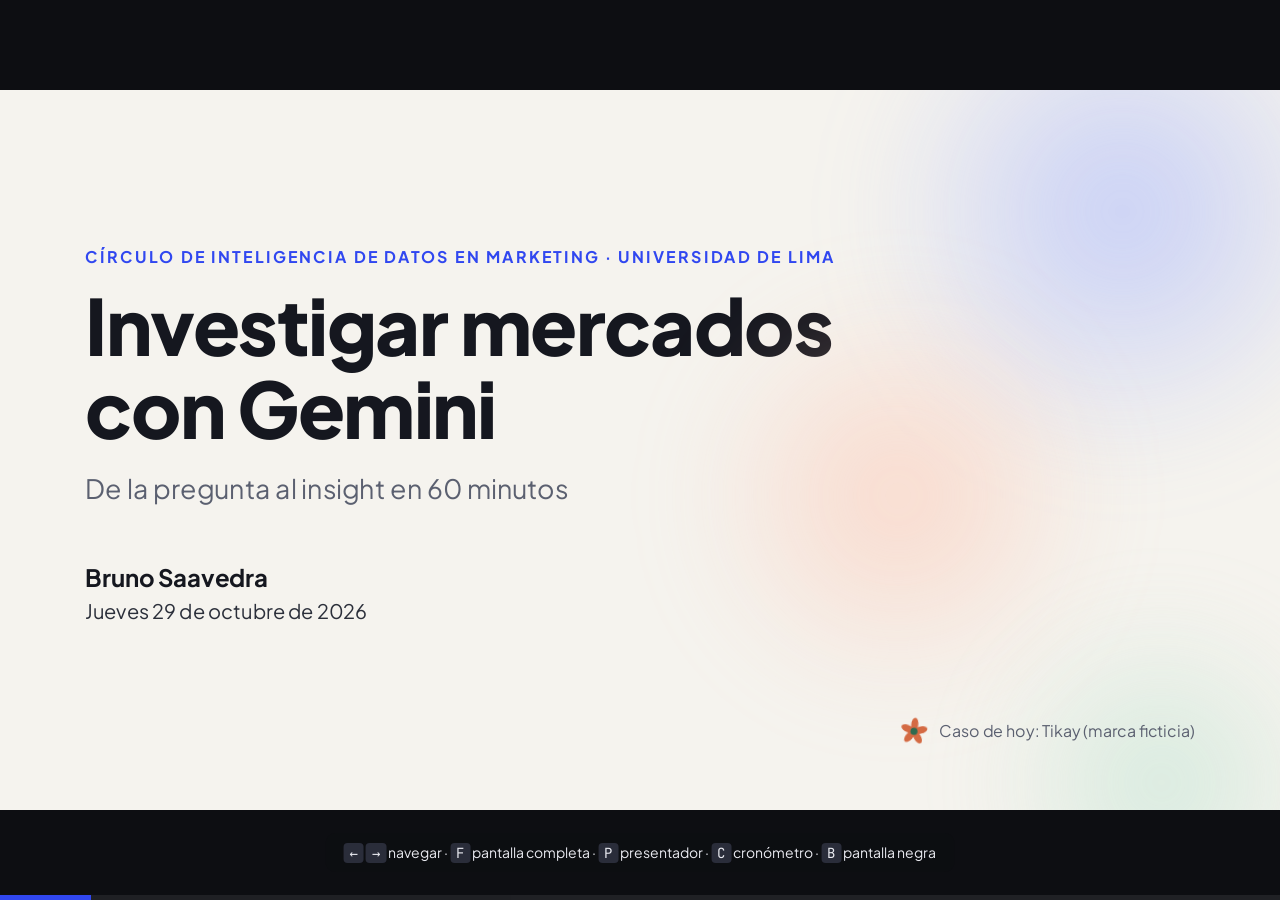
<file: deck/index.html>
<!doctype html>
<html lang="es">
<head>
<meta charset="utf-8">
<meta name="viewport" content="width=device-width, initial-scale=1">
<title>Investigar mercados con Gemini · Charla 1</title>
<link rel="stylesheet" href="estilos.css">
</head>
<body>

<svg width="0" height="0" style="position:absolute" aria-hidden="true">
  <symbol id="flor-tikay" viewBox="0 0 120 120">
    <g transform="translate(60 60)" fill="#d46a43">
      <ellipse rx="14" ry="27" cy="-27"/>
      <ellipse rx="14" ry="27" cy="-27" transform="rotate(72)"/>
      <ellipse rx="14" ry="27" cy="-27" transform="rotate(144)"/>
      <ellipse rx="14" ry="27" cy="-27" transform="rotate(216)"/>
      <ellipse rx="14" ry="27" cy="-27" transform="rotate(288)"/>
      <circle r="14" fill="#2e6a4f"/>
    </g>
  </symbol>
</svg>

<main id="escenario">

  <!-- 1 · Portada -->
  <section class="slide portada" data-titulo="Portada" data-minuto="0" data-sin-pie data-animacion="portada">
    <div class="fondo-orbes" aria-hidden="true"><div class="orbe uno"></div><div class="orbe dos"></div><div class="orbe tres"></div></div>
    <p class="kicker" data-animar>Círculo de Inteligencia de Datos en Marketing · Universidad de Lima</p>
    <h1 class="titulo" data-animar>Investigar mercados con Gemini</h1>
    <p class="bajada" data-animar>De la pregunta al insight en 60 minutos</p>
    <p class="autor" data-animar><strong>Bruno Saavedra</strong><br>Jueves 29 de octubre de 2026</p>
    <div class="caso" data-animar><svg><use href="#flor-tikay"/></svg>Caso de hoy: Tikay (marca ficticia)</div>
    <aside class="notas"><ul>
      <li>La coordinadora te presenta después de los anuncios del círculo. Mira la hora: si empiezas a las 7:10 p. m. o más tarde, aplica los 3 recortes desde el inicio.</li>
      <li>Mientras te presentas, pide que abran <strong>gemini.google.com</strong> y <strong>notebooklm.google.com</strong> con su cuenta @aloe.</li>
      <li>Frase de entrada: “Hoy van a investigar una marca como lo haría un analista, pero con IA, y van a salir con un insight propio.”</li>
      <li>Tiempo: 30 segundos.</li>
    </ul></aside>
  </section>

  <!-- 2 · Quién soy -->
  <section class="slide" data-titulo="Quién soy" data-minuto="0.5">
    <p class="kicker" data-animar>Quién soy</p>
    <h2 class="titulo" data-animar>Bruno Saavedra</h2>
    <div class="datos-autor">
      <div class="tarjeta" data-animar><span>Universidad de Lima</span><p>Ingeniería Industrial, 8.º ciclo</p></div>
      <div class="tarjeta" data-animar><span>Desde 2023</span><p>Project Manager de un ERP en una planta de empaques y material POP</p></div>
      <div class="tarjeta" data-animar><span>2025–2026</span><p>Ventas B2B con equipos de trade marketing de grandes marcas</p></div>
      <div class="tarjeta" data-animar><span>Herramientas</span><p>Python, API de Gemini y Google Analytics</p></div>
    </div>
    <p class="frase-par" data-animar="barrido">No soy profesor: soy un estudiante que usa IA todos los días para trabajar.</p>
    <aside class="notas"><ul>
      <li>Máximo 1 minuto. Habla como par, no como experto.</li>
      <li>Conecta con marketing: en ventas B2B trabajaste con equipos de trade marketing y sabes lo que es tener que sustentar con datos.</li>
    </ul></aside>
  </section>

  <!-- 3 · Así lo uso yo -->
  <section class="slide usos" data-titulo="Así lo uso yo" data-minuto="1.5">
    <p class="kicker" data-animar>Así lo uso yo</p>
    <h2 class="titulo" data-animar>La IA no reemplaza el criterio: <em>lo acelera</em></h2>
    <div class="fila crece">
      <div class="tarjeta" data-animar>
        <span class="etiqueta gris">En el trabajo</span>
        <h3>Facturas que se leen solas</h3>
        <p>Conecté la API de Gemini con Apps Script para leer facturas en PDF y extraer sus datos.</p>
      </div>
      <div class="tarjeta" data-animar>
        <span class="etiqueta gris">En la universidad</span>
        <h3>ULiManager</h3>
        <p>Una app para estudiantes de la ULima, con un dashboard de matrícula.</p>
      </div>
      <div class="tarjeta hoy" data-animar="destacar">
        <span class="etiqueta">Hoy</span>
        <h3>Lo mismo, sin programar</h3>
        <p>Preguntar bien, investigar rápido y verificar antes de creer.</p>
      </div>
    </div>
    <aside class="notas"><ul>
      <li>Cuenta <strong>una</strong> anécdota concreta (máx. 1 minuto): qué problema tenías, qué hizo Gemini y qué tuviste que corregir tú.</li>
      <li>Cierra con: “Hoy van a hacer lo mismo, sin escribir una línea de código”.</li>
    </ul></aside>
  </section>

  <!-- 4 · Tikay -->
  <section class="slide tikay" data-titulo="Tikay" data-minuto="2.5" data-animacion="tikay">
    <span class="ficticio" data-animar>Marca ficticia · datos sintéticos</span>
    <div class="tikay-marca" data-animar>
      <svg class="flor" viewBox="0 0 120 120" aria-hidden="true">
        <g transform="translate(60 60)" fill="#d46a43">
          <!-- El giro va en un <g>: GSAP escala cada pétalo y al limpiar no borra su rotación. -->
          <ellipse class="petalo" rx="14" ry="27" cy="-27"/>
          <g transform="rotate(72)"><ellipse class="petalo" rx="14" ry="27" cy="-27"/></g>
          <g transform="rotate(144)"><ellipse class="petalo" rx="14" ry="27" cy="-27"/></g>
          <g transform="rotate(216)"><ellipse class="petalo" rx="14" ry="27" cy="-27"/></g>
          <g transform="rotate(288)"><ellipse class="petalo" rx="14" ry="27" cy="-27"/></g>
          <circle class="centro" r="14" fill="#2e6a4f"/>
        </g>
      </svg>
      <span class="nombre">tikay</span>
    </div>
    <p class="lema" data-animar>Cuidado personal natural con <strong>insumos peruanos</strong>, vendido por su web, Instagram y TikTok a Lima y provincias.</p>
    <div class="insumos" data-animar="hijos"><span>Camu camu</span><span>Maca</span><span>Sacha inchi</span><span>Quinua</span><span>Muña</span></div>
    <div class="tikay-cifras">
      <div data-animar><b data-contar>4,988</b><span>pedidos</span></div>
      <div data-animar><b data-contar>3,939</b><span>clientes</span></div>
      <div data-animar><b data-contar>21 meses</b><span>de enero de 2025 a setiembre de 2026</span></div>
      <div data-animar><b data-contar>6</b><span>canales de adquisición</span></div>
    </div>
    <aside class="notas"><ul>
      <li>Aclara que es ficticia, pero que el patrón es muy común en e-commerce peruano.</li>
      <li>Pregunta rápida (mano alzada, 15 s): “¿Quién compró algo por Instagram o TikTok y nunca le volvió a comprar a esa marca?”</li>
    </ul></aside>
  </section>

  <!-- 5 · El problema -->
  <section class="slide problema" data-titulo="El problema" data-minuto="3.5" data-animacion="problema">
    <p class="kicker" data-animar>El problema</p>
    <h2 class="titulo" data-animar>Las ventas se multiplicaron por 3.7… <span class="caida" data-paso="1">y la recompra cayó a menos de la mitad</span></h2>
    <span class="por-que" data-animar="pop" data-paso="2">¿Por qué?</span>
    <div class="graficos">
      <div class="tarjeta grafico" data-animar>
        <div class="cabecera-grafico"><h3>Ventas por trimestre</h3><span class="indicador" data-contar data-desde="1">×3.7</span></div>
        <p class="unidad">Miles de soles, pedidos entregados</p>
        <div class="lienzo"><canvas id="grafico-ventas" aria-label="Ventas por trimestre: de 30.9 mil soles en el primer trimestre de 2025 a 115.0 mil en el segundo de 2026 y 89.9 mil en el tercero" role="img"></canvas></div>
      </div>
      <div class="tarjeta grafico" data-paso="1">
        <div class="cabecera-grafico"><h3>Recompra a 90 días</h3><span class="indicador baja" data-contar>−55 %</span></div>
        <p class="unidad">% de clientes nuevos del trimestre que vuelven a comprar en 90 días</p>
        <div class="lienzo"><canvas id="grafico-recompra" aria-label="Recompra a 90 días: de 26.5 % en la cohorte del primer trimestre de 2025 a 11.8 % en la del segundo trimestre de 2026" role="img"></canvas></div>
      </div>
    </div>
    <p class="nota-pie" data-paso="1">T3 2026 aún no tiene 90 días de observación para medir su recompra. Fuente: pedidos de Tikay, enero de 2025 a setiembre de 2026 (datos sintéticos).</p>
    <aside class="notas"><ul>
      <li>Deja que los gráficos se dibujen. Izquierda: las ventas suben. Derecha: cada nueva generación de clientes vuelve menos.</li>
      <li><strong>Recompra a 90 días</strong> = de los clientes que compraron por primera vez en un trimestre, qué % volvió a comprar en los 90 días siguientes.</li>
      <li>Pregunta: “¿Por qué creen que pasa?” Recoge 2 ideas sin juzgarlas. “Hoy vamos a investigarlo.”</li>
    </ul></aside>
  </section>

  <!-- 6 · El proceso -->
  <section class="slide" data-titulo="El proceso de investigación" data-minuto="5" data-animacion="proceso">
    <p class="kicker" data-animar>Cómo lo vamos a investigar</p>
    <h2 class="titulo" data-animar>Tres preguntas, en orden</h2>
    <div class="pasos">
      <div class="conector"><span class="conector-avance"></span><span class="conector-pendiente"></span></div>
      <div class="paso" data-animar>
        <div class="numero">1</div>
        <h3>Investigación secundaria</h3>
        <p class="pregunta">¿Qué se sabe ya del mercado?</p>
        <p class="herramienta">Deep Research</p>
        <span class="etiqueta">Hoy</span>
      </div>
      <div class="paso" data-paso="1">
        <div class="numero">2</div>
        <h3>Investigación cualitativa</h3>
        <p class="pregunta">¿Qué dicen los clientes?</p>
        <p class="herramienta">Gemini Notebook</p>
        <span class="etiqueta">Hoy</span>
      </div>
      <div class="paso despues" data-paso="2">
        <div class="numero">3</div>
        <h3>Validación con datos</h3>
        <p class="pregunta">¿Lo confirman los 5,000 pedidos?</p>
        <p class="herramienta">Gemini con datos</p>
        <span class="etiqueta gris">Próximamente</span>
      </div>
    </div>
    <p class="mensaje-clave" data-animar data-paso="3">La IA acelera cada paso. <span>El criterio sigue siendo tuyo.</span></p>
    <aside class="notas"><ul>
      <li>Así trabaja un equipo de investigación: primero lo que ya se sabe, luego lo que dicen los clientes, al final lo que confirman los datos.</li>
      <li>Hoy: pasos 1 y 2. El paso 3 queda para una próxima sesión (no prometas fecha).</li>
      <li>Transición: “Pero para que la IA nos sirva, primero hay que saber pedirle las cosas.”</li>
    </ul></aside>
  </section>

  <!-- 7 · CREAR -->
  <section class="slide" data-titulo="La fórmula CREAR" data-minuto="6" data-animacion="crear">
    <p class="kicker" data-animar>Cómo pedirle las cosas a la IA</p>
    <h2 class="titulo" data-animar>La fórmula <em>CREAR</em></h2>
    <div class="letras">
      <div class="letra c"><b>C</b><h3>Contexto</h3><p>¿Qué situación? ¿Qué sabes ya?</p></div>
      <div class="letra r1"><b>R</b><h3>Rol</h3><p>¿Desde qué experiencia debe responder?</p></div>
      <div class="letra e clave"><span class="marca" data-animar="pop" data-paso="2">La que más falta</span><b>E</b><h3>Entregable</h3><p>¿Qué formato exacto quieres? Tabla, lista, informe.</p></div>
      <div class="letra a"><b>A</b><h3>Acción</h3><p>¿Qué debe hacer? Analizar, comparar, priorizar.</p></div>
      <div class="letra r2 clave"><span class="marca" data-animar="pop" data-paso="2">La más importante</span><b>R</b><h3>Restricciones</h3><p>Extensión, fuentes, “no inventes cifras”.</p></div>
    </div>
    <p class="nota-pie" data-paso="1">Equivale a la estructura que recomienda Google para sus prompts: persona, tarea, contexto y formato.</p>
    <aside class="notas"><ul>
      <li>Cada letra responde una pregunta. Idea fuerza: “Es lo mismo que le explicarías a un practicante nuevo el primer día”.</li>
      <li>La que más falta en la práctica: <strong>Entregable</strong>. Sin formato, la IA decide por ti.</li>
      <li>La más importante para investigar: <strong>Restricciones</strong> (“no inventes cifras”).</li>
    </ul></aside>
  </section>

  <!-- 8 · Demo -->
  <section class="slide" data-titulo="Demo: vago vs. CREAR" data-minuto="8" data-animacion="demo">
    <p class="kicker" data-animar>Demo en vivo · Gemini 3.1 Pro</p>
    <h2 class="titulo" data-animar>El mismo pedido, dos prompts</h2>
    <div class="demo">
      <div class="tarjeta" data-animar>
        <span class="etiqueta gris">Prompt vago</span>
        <p class="prompt vago" data-animar="escribir">Dame información sobre el mercado de cosmética natural en Perú.</p>
        <p class="resultado" data-paso="2"><b>Resultado típico:</b> genérico, sin fuentes y difícil de usar en una reunión.</p>
      </div>
      <div class="tarjeta mejor" data-animar>
        <span class="etiqueta">Prompt CREAR</span>
        <div class="prompt">
          <span class="parte c" data-animar="parte" data-paso="1"><i>C</i>Trabajo en Tikay, e-commerce peruano de cuidado personal natural. Las ventas crecieron más de 3 veces, pero la recompra a 90 días cayó de 26.5 % a 11.8 %.</span>
          <span class="parte r1" data-animar="parte" data-paso="1"><i>R</i>Actúa como analista senior de investigación de mercados de consumo masivo en Perú.</span>
          <span class="parte e" data-animar="parte" data-paso="1"><i>E</i>Una tabla con 5 factores (factor, por qué podría pasar, cómo lo mediría) y 3 preguntas para entrevistar a clientes.</span>
          <span class="parte a" data-animar="parte" data-paso="1"><i>A</i>Prioriza los factores del más al menos probable.</span>
          <span class="parte r2" data-animar="parte" data-paso="1"><i>R</i>Máximo 250 palabras. No inventes cifras; si te falta un dato, dime cuál.</span>
        </div>
        <p class="resultado" data-paso="2"><b>Resultado:</b> una tabla priorizada que se puede discutir y medir.</p>
      </div>
    </div>
    <aside class="notas"><ul>
      <li>Ten 2 pestañas de Gemini 3.1 Pro listas. Pega primero el vago y luego el CREAR (están en la ficha y en prompts_charla1.txt).</li>
      <li>Compara en voz alta: “¿Cuál de las dos respuestas llevarían a una reunión con su jefe?” Señala la tabla y que pidió datos que le faltaban en vez de inventarlos.</li>
      <li>Si Gemini tarda, muestra la captura de respaldo de plan_b.</li>
    </ul></aside>
  </section>

  <!-- 9 · Tu turno -->
  <section class="slide" data-titulo="Tu turno" data-minuto="12">
    <p class="kicker" data-animar>Tu turno · 2 minutos</p>
    <h2 class="titulo" data-animar>Mejora este prompt con CREAR</h2>
    <div class="practica">
      <div>
        <div class="prompt-grande" data-animar="escribir">¿Por qué los clientes no vuelven a comprar?</div>
        <ul class="lista-pasos">
          <li data-animar>Reescríbelo en Gemini con las 5 partes de CREAR.</li>
          <li data-animar>Compáralo con el de tu pareja: ¿qué parte le faltaba más al original?</li>
        </ul>
      </div>
      <div class="columna-lateral">
        <div class="cronometro" data-segundos="120" data-animar></div>
      </div>
    </div>
    <aside class="notas"><ul>
      <li>Pulsa <strong>C</strong> para iniciar o pausar el cronómetro; <strong>Shift + C</strong> lo reinicia.</li>
      <li>Camina por el aula y busca un buen ejemplo. Al terminar, una persona lee el suyo.</li>
      <li>Respuesta típica a “¿qué le faltaba?”: Contexto y Entregable.</li>
      <li>Recorte 3: si vas atrasado, salta esta slide.</li>
    </ul></aside>
  </section>

  <!-- 10 · Práctica 1 -->
  <section class="slide" data-titulo="Práctica 1: Deep Research" data-minuto="15">
    <p class="kicker" data-animar>Práctica 1 · Investigación secundaria</p>
    <h2 class="titulo" data-animar>Lanza un Deep Research y déjalo trabajando</h2>
    <div class="practica">
      <ul class="lista-pasos">
        <li data-animar>En Gemini, abre <strong>Más herramientas</strong> y elige <strong>Deep Research</strong>.</li>
        <li data-animar>Pega el prompt <strong>Práctica 1</strong> de <code>prompts_charla1.txt</code>.</li>
        <li data-animar>Revisa el <strong>plan de investigación</strong> y pulsa <strong>Iniciar investigación</strong>.</li>
        <li data-animar>Déjalo correr: volvemos a él en el minuto 40.</li>
      </ul>
      <div class="columna-lateral">
        <div class="tarjeta" data-animar>
          <h3>¿Qué es Deep Research?</h3>
          <p>Un agente que busca y lee decenas de fuentes, y arma un informe con citas. Tarda unos 5 minutos.</p>
        </div>
        <div class="cronometro" data-segundos="300" data-animar></div>
      </div>
    </div>
    <aside class="notas"><ul>
      <li>Hazlo una vez en tu pantalla, paso a paso. Ellos copian el prompt del .txt de la carpeta.</li>
      <li>Insiste en <strong>leer el plan</strong> antes de iniciar: ahí se puede corregir el rumbo.</li>
      <li>Si alguien llega al límite de uso, que trabaje con su pareja. Si nadie puede, usa el informe de respaldo.</li>
      <li><strong>C</strong> inicia el cronómetro de 5 minutos.</li>
    </ul></aside>
  </section>

  <!-- 11 · Práctica 2 -->
  <section class="slide" data-titulo="Práctica 2: Gemini Notebook" data-minuto="20">
    <p class="kicker" data-animar>Práctica 2 · Investigación cualitativa</p>
    <h2 class="titulo" data-animar>Analiza 6 entrevistas con Gemini Notebook</h2>
    <div class="practica">
      <div>
        <ul class="lista-pasos">
          <li data-animar>En <code>notebooklm.google.com</code>, crea un notebook nuevo.</li>
          <li data-animar>Agrega los <strong>6 PDF</strong> de la subcarpeta <em>Entrevistas</em>.</li>
          <li data-animar>Haz las preguntas P1 a P4 y <strong>haz clic en cada cita</strong>: ¿existe? ¿dice eso?</li>
        </ul>
        <div class="preguntas-notebook" data-animar="hijos">
          <div><b>P1</b>Los 5 temas más recurrentes, con citas</div>
          <div><b>P2</b>Lima vs. provincias, en una tabla</div>
          <div><b>P3</b>Clientes de TikTok vs. referidos y email</div>
          <div><b>P4</b>Entregas ordenadas en el tiempo</div>
        </div>
      </div>
      <div class="columna-lateral">
        <div class="tarjeta" data-animar>
          <h3>¿Por qué Notebook?</h3>
          <p>Responde solo con tus fuentes y cita cada afirmación. Ideal para entrevistas, encuestas y papers.</p>
        </div>
        <div class="cronometro" data-segundos="1200" data-animar></div>
      </div>
    </div>
    <aside class="notas"><ul>
      <li>Si alguien no puede subir los PDF, que use tu notebook compartido (plan B) o trabaje con su pareja.</li>
      <li>Lo importante no es la respuesta: es <strong>hacer clic en las citas</strong>.</li>
      <li>A los 10 minutos pregunta: “¿Qué temas les salieron?” Anota 3 o 4 en la pizarra.</li>
      <li>Deberían encontrar: entregas lentas en provincias desde abril, compradores por cupón (TikTok), sin posventa ni premio a los fieles, problemas de pago y Yape, WhatsApp lento, producto muy valorado.</li>
      <li><strong>C</strong> inicia el cronómetro de 20 minutos.</li>
    </ul></aside>
  </section>

  <!-- 12 · Verifica -->
  <section class="slide" data-titulo="Verifica el informe" data-minuto="40">
    <p class="kicker" data-animar>Vuelve a tu Deep Research</p>
    <h2 class="titulo" data-animar>Una cita no es una prueba <em>hasta que la abres</em></h2>
    <div class="practica">
      <div>
        <ul class="chequeo">
          <li data-animar>Elige <strong>2 afirmaciones con una cifra</strong>.</li>
          <li data-animar>Abre su fuente. <strong>¿Existe?</strong></li>
          <li data-animar><strong>¿Dice eso?</strong> ¿Con esa cifra?</li>
          <li data-animar>¿Es de <strong>2024–2026</strong> y de Perú o Latinoamérica?</li>
        </ul>
        <div class="veredictos" data-animar="hijos"><span class="si">✓ se sostiene</span><span class="parcial">≈ en parte</span><span class="no">✗ no se sostiene</span></div>
      </div>
      <div class="columna-lateral">
        <div class="cronometro" data-segundos="480" data-animar></div>
        <div class="tarjeta" data-animar>
          <h3>Truco rápido</h3>
          <p>En la fuente, pulsa <strong>Ctrl + F</strong> y busca la cifra. Si no aparece, la afirmación no se sostiene tal cual.</p>
        </div>
      </div>
    </div>
    <aside class="notas"><ul>
      <li>Es normal encontrar fuentes que no dicen exactamente lo que afirma el informe. Ese es el aprendizaje.</li>
      <li>Al final, mano alzada: “¿Quién encontró al menos una cita débil o incorrecta?”</li>
      <li>Recorte 2: si vas atrasado, hazlo tú en pantalla con un solo ejemplo.</li>
      <li><strong>C</strong> inicia el cronómetro de 8 minutos.</li>
    </ul></aside>
  </section>

  <!-- 13 · Síntesis -->
  <section class="slide" data-titulo="Síntesis en pareja" data-minuto="48">
    <p class="kicker" data-animar>Síntesis en pareja</p>
    <h2 class="titulo" data-animar>1 insight y 1 hipótesis comprobable</h2>
    <div class="practica">
      <div>
        <div class="plantillas">
          <div class="tarjeta plantilla" data-animar>
            <h3>Insight</h3>
            <p><span class="linea" data-animar><b>Observamos que</b> …</span><span class="linea" data-animar><b>porque</b> …</span><span class="linea" data-animar><b>lo que significa que</b> …</span></p>
          </div>
          <div class="tarjeta plantilla" data-animar>
            <h3>Hipótesis</h3>
            <p><span class="linea" data-animar><b>Si</b> …</span><span class="linea" data-animar><b>entonces en los datos veremos que</b> …</span></p>
          </div>
        </div>
        <p class="ejemplo" data-animar>Ejemplo (otro tema): <i>Si la contraentrega atrae compras poco comprometidas, entonces en los datos veremos más cancelaciones en los pedidos pagados contraentrega.</i></p>
      </div>
      <div class="columna-lateral">
        <div class="cronometro" data-segundos="420" data-animar></div>
        <div class="tarjeta" data-animar><p>Anótenlos en la <strong>encuesta de salida</strong>: se pueden validar con los 5,000 pedidos.</p></div>
      </div>
    </div>
    <aside class="notas"><ul>
      <li>4 minutos para escribir y 3 para que compartan 2 o 3 parejas (recorte 1: solo una).</li>
      <li>Valora los insights cuyo “porque” sale de una cita, y las hipótesis que se pueden comprobar con columnas de datos.</li>
      <li><strong>C</strong> inicia el cronómetro de 7 minutos.</li>
    </ul></aside>
  </section>

  <!-- 14 · Cierre -->
  <section class="slide" data-titulo="Cierre" data-minuto="55" data-animacion="cierre">
    <p class="kicker" data-animar>Para llevar</p>
    <h2 class="titulo" data-animar>Tres ideas y dos códigos</h2>
    <div class="cierre">
      <div>
        <ul class="ideas">
          <li data-animar><b>1</b><div>Un buen prompt tiene 5 partes<span>Contexto, Rol, Entregable, Acción y Restricciones.</span></div></li>
          <li data-animar><b>2</b><div>Cada herramienta para su pregunta<span>Deep Research para el mercado, Gemini Notebook para tus fuentes.</span></div></li>
          <li data-animar><b>3</b><div>Verifica antes de presentar<span>La IA acelera; el criterio y la firma son tuyos.</span></div></li>
        </ul>
        <p class="extra" data-animar>En la carpeta está la <strong>guía opcional de planes</strong> de Gemini para estudiantes: AI Plus gratis por 12 meses o AI Pro con descuento.</p>
        <p class="siguiente" data-animar><b>Lo que viene:</b> comprobar sus hipótesis con los 5,000 pedidos de Tikay.</p>
      </div>
      <div class="qrs">
        <div class="qr" data-animar><div class="codigo" data-qr="carpeta"></div><h3>Carpeta de la charla</h3><p data-qr-texto="carpeta">Ficha, prompts, entrevistas y guía</p></div>
        <div class="qr" data-animar><div class="codigo" data-qr="encuestaSalida"></div><h3>Encuesta de salida</h3><p data-qr-texto="encuestaSalida">2 minutos, ahora mismo</p></div>
      </div>
    </div>
    <aside class="notas"><ul>
      <li>Las 3 ideas en 30 segundos.</li>
      <li>Dales <strong>2 minutos ahora</strong> para la encuesta: el docente responsable no viene, así que su resumen es tu evidencia. A las 7:55 p. m. como máximo, pasa directo a la encuesta.</li>
      <li>La guía de planes es opcional: la decisión es de cada uno.</li>
      <li>Agradece a la coordinadora y a los miembros del círculo. El enlace de la carpeta llegará también por WhatsApp.</li>
    </ul></aside>
  </section>

</main>

<div id="progreso"><span></span></div>
<div id="negro" hidden></div>
<div id="ayuda"><kbd>←</kbd> <kbd>→</kbd> navegar · <kbd>F</kbd> pantalla completa · <kbd>P</kbd> presentador · <kbd>C</kbd> cronómetro · <kbd>B</kbd> pantalla negra</div>

<script src="vendor/gsap.min.js"></script>
<script src="vendor/SplitText.min.js"></script>
<script src="vendor/Flip.min.js"></script>
<script src="vendor/chart.umd.min.js"></script>
<script src="vendor/qrcode.min.js"></script>
<script src="presentacion.js"></script>
</body>
</html>
</file>
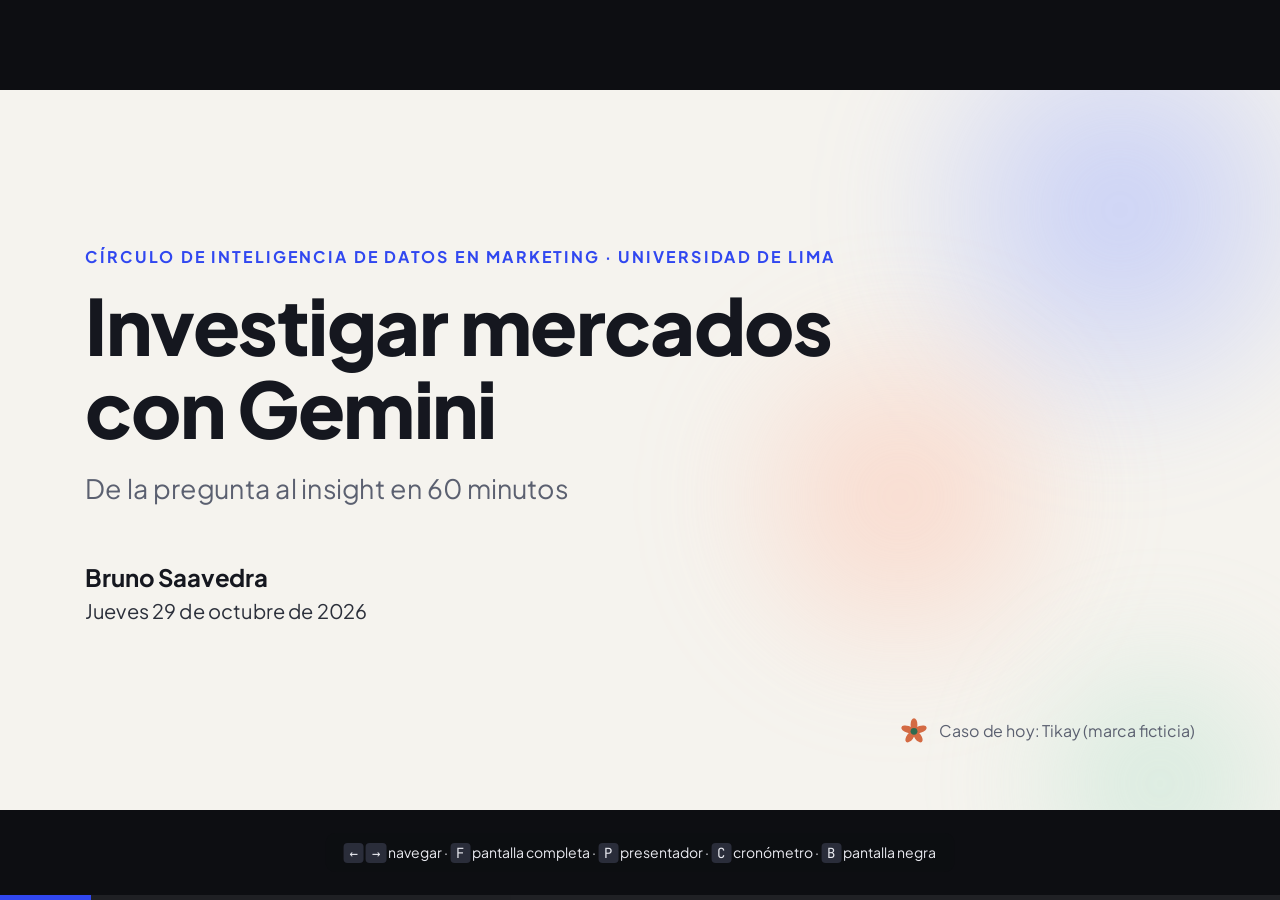
<file: plan_b/deck_v1/index.html>
<!doctype html>
<html lang="es">
<head>
<meta charset="utf-8">
<meta name="viewport" content="width=device-width, initial-scale=1">
<title>Investigar mercados con Gemini · Charla 1</title>
<link rel="stylesheet" href="estilos.css">
</head>
<body>

<svg width="0" height="0" style="position:absolute" aria-hidden="true">
  <symbol id="flor-tikay" viewBox="0 0 120 120">
    <g transform="translate(60 60)" fill="#d46a43">
      <ellipse rx="14" ry="27" cy="-27"/>
      <ellipse rx="14" ry="27" cy="-27" transform="rotate(72)"/>
      <ellipse rx="14" ry="27" cy="-27" transform="rotate(144)"/>
      <ellipse rx="14" ry="27" cy="-27" transform="rotate(216)"/>
      <ellipse rx="14" ry="27" cy="-27" transform="rotate(288)"/>
      <circle r="14" fill="#2e6a4f"/>
    </g>
  </symbol>
</svg>

<main id="escenario">

  <!-- 1 · Portada -->
  <section class="slide portada" data-titulo="Portada" data-minuto="0" data-sin-pie>
    <div class="fondo-orbes" aria-hidden="true"><div class="orbe uno"></div><div class="orbe dos"></div><div class="orbe tres"></div></div>
    <p class="kicker" data-animar>Círculo de Inteligencia de Datos en Marketing · Universidad de Lima</p>
    <h1 class="titulo" data-animar>Investigar mercados con Gemini</h1>
    <p class="bajada" data-animar>De la pregunta al insight en 60 minutos</p>
    <p class="autor" data-animar><strong>Bruno Saavedra</strong><br>Jueves 29 de octubre de 2026</p>
    <div class="caso" data-animar><svg><use href="#flor-tikay"/></svg>Caso de hoy: Tikay (marca ficticia)</div>
    <aside class="notas"><ul>
      <li>Mientras te presentas, pide que abran <strong>gemini.google.com</strong> y <strong>notebooklm.google.com</strong> con su cuenta @aloe.</li>
      <li>Frase de entrada: “Hoy van a investigar una marca como lo haría un analista, pero con IA, y van a salir con un insight propio.”</li>
      <li>Tiempo: 30 segundos.</li>
    </ul></aside>
  </section>

  <!-- 2 · Quién soy -->
  <section class="slide" data-titulo="Quién soy" data-minuto="0.5">
    <p class="kicker" data-animar>Quién soy</p>
    <h2 class="titulo" data-animar>Bruno Saavedra</h2>
    <div class="datos-autor">
      <div class="tarjeta" data-animar><span>Universidad de Lima</span><p>Ingeniería Industrial, 8.º ciclo</p></div>
      <div class="tarjeta" data-animar><span>Desde 2023</span><p>Project Manager de un ERP en una planta de empaques y material POP</p></div>
      <div class="tarjeta" data-animar><span>2025–2026</span><p>Ventas B2B con equipos de trade marketing de grandes marcas</p></div>
      <div class="tarjeta" data-animar><span>Herramientas</span><p>Python, API de Gemini y Google Analytics</p></div>
    </div>
    <p class="frase-par" data-animar>No soy profesor: soy un estudiante que usa IA todos los días para trabajar.</p>
    <aside class="notas"><ul>
      <li>Máximo 1 minuto. Habla como par, no como experto.</li>
      <li>Conecta con marketing: en ventas B2B trabajaste con equipos de trade marketing y sabes lo que es tener que sustentar con datos.</li>
    </ul></aside>
  </section>

  <!-- 3 · Así lo uso yo -->
  <section class="slide usos" data-titulo="Así lo uso yo" data-minuto="1.5">
    <p class="kicker" data-animar>Así lo uso yo</p>
    <h2 class="titulo" data-animar>La IA no reemplaza el criterio: <em>lo acelera</em></h2>
    <div class="fila crece">
      <div class="tarjeta" data-animar>
        <span class="etiqueta gris">En el trabajo</span>
        <h3>Facturas que se leen solas</h3>
        <p>Conecté la API de Gemini con Apps Script para leer facturas en PDF y extraer sus datos.</p>
      </div>
      <div class="tarjeta" data-animar>
        <span class="etiqueta gris">En la universidad</span>
        <h3>ULiManager</h3>
        <p>Una app para estudiantes de la ULima, con un dashboard de matrícula.</p>
      </div>
      <div class="tarjeta hoy" data-animar>
        <span class="etiqueta">Hoy</span>
        <h3>Lo mismo, sin programar</h3>
        <p>Preguntar bien, investigar rápido y verificar antes de creer.</p>
      </div>
    </div>
    <aside class="notas"><ul>
      <li>Cuenta <strong>una</strong> anécdota concreta (máx. 1 minuto): qué problema tenías, qué hizo Gemini y qué tuviste que corregir tú.</li>
      <li>Cierra con: “Hoy van a hacer lo mismo, sin escribir una línea de código”.</li>
    </ul></aside>
  </section>

  <!-- 4 · Tikay -->
  <section class="slide tikay" data-titulo="Tikay" data-minuto="2.5">
    <span class="ficticio" data-animar>Marca ficticia · datos sintéticos</span>
    <div class="tikay-marca" data-animar><svg><use href="#flor-tikay"/></svg><span class="nombre">tikay</span></div>
    <p class="lema" data-animar>Cuidado personal natural con <strong>insumos peruanos</strong>, vendido por su web, Instagram y TikTok a Lima y provincias.</p>
    <div class="insumos" data-animar><span>Camu camu</span><span>Maca</span><span>Sacha inchi</span><span>Quinua</span><span>Muña</span></div>
    <div class="tikay-cifras">
      <div data-animar><b>4,988</b><span>pedidos</span></div>
      <div data-animar><b>3,939</b><span>clientes</span></div>
      <div data-animar><b>21 meses</b><span>de enero de 2025 a setiembre de 2026</span></div>
      <div data-animar><b>6</b><span>canales de adquisición</span></div>
    </div>
    <aside class="notas"><ul>
      <li>Aclara que es ficticia, pero que el patrón es muy común en e-commerce peruano.</li>
      <li>Pregunta rápida (mano alzada, 15 s): “¿Quién compró algo por Instagram o TikTok y nunca le volvió a comprar a esa marca?”</li>
    </ul></aside>
  </section>

  <!-- 5 · El problema -->
  <section class="slide problema" data-titulo="El problema" data-minuto="3.5" data-animacion="problema">
    <p class="kicker" data-animar>El problema</p>
    <h2 class="titulo" data-animar>Las ventas se multiplicaron por 3.7… <span class="caida">y la recompra cayó a menos de la mitad</span></h2>
    <span class="por-que">¿Por qué?</span>
    <div class="graficos">
      <div class="tarjeta grafico" data-animar>
        <h3>Ventas por trimestre</h3>
        <p class="unidad">Miles de soles, pedidos entregados</p>
        <div class="lienzo"><canvas id="grafico-ventas" aria-label="Ventas por trimestre: de 30.9 mil soles en el primer trimestre de 2025 a 115.0 mil en el segundo de 2026 y 89.9 mil en el tercero" role="img"></canvas></div>
      </div>
      <div class="tarjeta grafico" data-animar>
        <h3>Recompra a 90 días</h3>
        <p class="unidad">% de clientes nuevos del trimestre que vuelven a comprar en 90 días</p>
        <div class="lienzo"><canvas id="grafico-recompra" aria-label="Recompra a 90 días: de 26.5 % en la cohorte del primer trimestre de 2025 a 11.8 % en la del segundo trimestre de 2026" role="img"></canvas></div>
      </div>
    </div>
    <p class="nota-pie" data-animar>T3 2026 aún no tiene 90 días de observación para medir su recompra. Fuente: pedidos de Tikay, enero de 2025 a setiembre de 2026 (datos sintéticos).</p>
    <aside class="notas"><ul>
      <li>Deja que los gráficos se dibujen. Izquierda: las ventas suben. Derecha: cada nueva generación de clientes vuelve menos.</li>
      <li><strong>Recompra a 90 días</strong> = de los clientes que compraron por primera vez en un trimestre, qué % volvió a comprar en los 90 días siguientes.</li>
      <li>Pregunta: “¿Por qué creen que pasa?” Recoge 2 ideas sin juzgarlas. “Hoy vamos a investigarlo.”</li>
    </ul></aside>
  </section>

  <!-- 6 · El proceso -->
  <section class="slide" data-titulo="El proceso de investigación" data-minuto="5" data-animacion="proceso">
    <p class="kicker" data-animar>Cómo lo vamos a investigar</p>
    <h2 class="titulo" data-animar>Tres preguntas, en orden</h2>
    <div class="pasos">
      <div class="conector"></div>
      <div class="paso" data-animar>
        <div class="numero">1</div>
        <h3>Investigación secundaria</h3>
        <p class="pregunta">¿Qué se sabe ya del mercado?</p>
        <p class="herramienta">Deep Research</p>
        <span class="etiqueta">Hoy</span>
      </div>
      <div class="paso" data-animar>
        <div class="numero">2</div>
        <h3>Investigación cualitativa</h3>
        <p class="pregunta">¿Qué dicen los clientes?</p>
        <p class="herramienta">Gemini Notebook</p>
        <span class="etiqueta">Hoy</span>
      </div>
      <div class="paso despues" data-animar>
        <div class="numero">3</div>
        <h3>Validación con datos</h3>
        <p class="pregunta">¿Lo confirman los 5,000 pedidos?</p>
        <p class="herramienta">Gemini con datos</p>
        <span class="etiqueta gris">Próximamente</span>
      </div>
    </div>
    <p class="mensaje-clave" data-animar>La IA acelera cada paso. <span>El criterio sigue siendo tuyo.</span></p>
    <aside class="notas"><ul>
      <li>Así trabaja un equipo de investigación: primero lo que ya se sabe, luego lo que dicen los clientes, al final lo que confirman los datos.</li>
      <li>Hoy: pasos 1 y 2. El paso 3 queda para una próxima sesión (no prometas fecha).</li>
      <li>Transición: “Pero para que la IA nos sirva, primero hay que saber pedirle las cosas.”</li>
    </ul></aside>
  </section>

  <!-- 7 · CREAR -->
  <section class="slide" data-titulo="La fórmula CREAR" data-minuto="6" data-animacion="crear">
    <p class="kicker" data-animar>Cómo pedirle las cosas a la IA</p>
    <h2 class="titulo" data-animar>La fórmula <em>CREAR</em></h2>
    <div class="letras">
      <div class="letra"><b>C</b><h3>Contexto</h3><p>¿Qué situación? ¿Qué sabes ya?</p></div>
      <div class="letra"><b>R</b><h3>Rol</h3><p>¿Desde qué experiencia debe responder?</p></div>
      <div class="letra"><b>E</b><h3>Entregable</h3><p>¿Qué formato exacto quieres? Tabla, lista, informe.</p></div>
      <div class="letra"><b>A</b><h3>Acción</h3><p>¿Qué debe hacer? Analizar, comparar, priorizar.</p></div>
      <div class="letra"><b>R</b><h3>Restricciones</h3><p>Extensión, fuentes, “no inventes cifras”.</p></div>
    </div>
    <p class="nota-pie" data-animar>Equivale a la estructura que recomienda Google para sus prompts: persona, tarea, contexto y formato.</p>
    <aside class="notas"><ul>
      <li>Cada letra responde una pregunta. Idea fuerza: “Es lo mismo que le explicarías a un practicante nuevo el primer día”.</li>
      <li>La que más falta en la práctica: <strong>Entregable</strong>. Sin formato, la IA decide por ti.</li>
      <li>La más importante para investigar: <strong>Restricciones</strong> (“no inventes cifras”).</li>
    </ul></aside>
  </section>

  <!-- 8 · Demo -->
  <section class="slide" data-titulo="Demo: vago vs. CREAR" data-minuto="8">
    <p class="kicker" data-animar>Demo en vivo · Gemini 3.1 Pro</p>
    <h2 class="titulo" data-animar>El mismo pedido, dos prompts</h2>
    <div class="demo">
      <div class="tarjeta" data-animar>
        <span class="etiqueta gris">Prompt vago</span>
        <p class="prompt vago">Dame información sobre el mercado de cosmética natural en Perú.</p>
        <p class="resultado"><b>Resultado típico:</b> genérico, sin fuentes y difícil de usar en una reunión.</p>
      </div>
      <div class="tarjeta mejor" data-animar>
        <span class="etiqueta">Prompt CREAR</span>
        <div class="prompt">
          <span class="parte" data-animar><i>C</i>Trabajo en Tikay, e-commerce peruano de cuidado personal natural. Las ventas crecieron más de 3 veces, pero la recompra a 90 días cayó de 26.5 % a 11.8 %.</span>
          <span class="parte" data-animar><i>R</i>Actúa como analista senior de investigación de mercados de consumo masivo en Perú.</span>
          <span class="parte" data-animar><i>E</i>Una tabla con 5 factores (factor, por qué podría pasar, cómo lo mediría) y 3 preguntas para entrevistar a clientes.</span>
          <span class="parte" data-animar><i>A</i>Prioriza los factores del más al menos probable.</span>
          <span class="parte" data-animar><i>R</i>Máximo 250 palabras. No inventes cifras; si te falta un dato, dime cuál.</span>
        </div>
        <p class="resultado"><b>Resultado:</b> una tabla priorizada que se puede discutir y medir.</p>
      </div>
    </div>
    <aside class="notas"><ul>
      <li>Ten 2 pestañas de Gemini 3.1 Pro listas. Pega primero el vago y luego el CREAR (están en la ficha y en prompts_charla1.txt).</li>
      <li>Compara en voz alta: “¿Cuál de las dos respuestas llevarían a una reunión con su jefe?” Señala la tabla y que pidió datos que le faltaban en vez de inventarlos.</li>
      <li>Si Gemini tarda, muestra la captura de respaldo de plan_b.</li>
    </ul></aside>
  </section>

  <!-- 9 · Tu turno -->
  <section class="slide" data-titulo="Tu turno" data-minuto="12">
    <p class="kicker" data-animar>Tu turno · 2 minutos</p>
    <h2 class="titulo" data-animar>Mejora este prompt con CREAR</h2>
    <div class="practica">
      <div>
        <div class="prompt-grande" data-animar>¿Por qué los clientes no vuelven a comprar?</div>
        <ul class="lista-pasos">
          <li data-animar>Reescríbelo en Gemini con las 5 partes de CREAR.</li>
          <li data-animar>Compáralo con el de tu pareja: ¿qué parte le faltaba más al original?</li>
        </ul>
      </div>
      <div class="columna-lateral">
        <div class="cronometro" data-segundos="120" data-animar></div>
      </div>
    </div>
    <aside class="notas"><ul>
      <li>Pulsa <strong>C</strong> para iniciar o pausar el cronómetro; <strong>Shift + C</strong> lo reinicia.</li>
      <li>Camina por el aula y busca un buen ejemplo. Al terminar, una persona lee el suyo.</li>
      <li>Respuesta típica a “¿qué le faltaba?”: Contexto y Entregable.</li>
      <li>Recorte 3: si vas atrasado, salta esta slide.</li>
    </ul></aside>
  </section>

  <!-- 10 · Práctica 1 -->
  <section class="slide" data-titulo="Práctica 1: Deep Research" data-minuto="15">
    <p class="kicker" data-animar>Práctica 1 · Investigación secundaria</p>
    <h2 class="titulo" data-animar>Lanza un Deep Research y déjalo trabajando</h2>
    <div class="practica">
      <ul class="lista-pasos">
        <li data-animar>En Gemini, abre <strong>Más herramientas</strong> y elige <strong>Deep Research</strong>.</li>
        <li data-animar>Pega el prompt <strong>Práctica 1</strong> de <code>prompts_charla1.txt</code>.</li>
        <li data-animar>Revisa el <strong>plan de investigación</strong> y pulsa <strong>Iniciar investigación</strong>.</li>
        <li data-animar>Déjalo correr: volvemos a él en el minuto 40.</li>
      </ul>
      <div class="columna-lateral">
        <div class="tarjeta" data-animar>
          <h3>¿Qué es Deep Research?</h3>
          <p>Un agente que busca y lee decenas de fuentes, y arma un informe con citas. Tarda unos 5 minutos.</p>
        </div>
        <div class="cronometro" data-segundos="300" data-animar></div>
      </div>
    </div>
    <aside class="notas"><ul>
      <li>Hazlo una vez en tu pantalla, paso a paso. Ellos copian el prompt del .txt de la carpeta.</li>
      <li>Insiste en <strong>leer el plan</strong> antes de iniciar: ahí se puede corregir el rumbo.</li>
      <li>Si alguien llega al límite de uso, que trabaje con su pareja. Si nadie puede, usa el informe de respaldo.</li>
      <li><strong>C</strong> inicia el cronómetro de 5 minutos.</li>
    </ul></aside>
  </section>

  <!-- 11 · Práctica 2 -->
  <section class="slide" data-titulo="Práctica 2: Gemini Notebook" data-minuto="20">
    <p class="kicker" data-animar>Práctica 2 · Investigación cualitativa</p>
    <h2 class="titulo" data-animar>Analiza 6 entrevistas con Gemini Notebook</h2>
    <div class="practica">
      <div>
        <ul class="lista-pasos">
          <li data-animar>En <code>notebooklm.google.com</code>, crea un notebook nuevo.</li>
          <li data-animar>Agrega los <strong>6 PDF</strong> de la subcarpeta <em>Entrevistas</em>.</li>
          <li data-animar>Haz las preguntas P1 a P4 y <strong>haz clic en cada cita</strong>: ¿existe? ¿dice eso?</li>
        </ul>
        <div class="preguntas-notebook" data-animar>
          <div><b>P1</b>Los 5 temas más recurrentes, con citas</div>
          <div><b>P2</b>Lima vs. provincias, en una tabla</div>
          <div><b>P3</b>Clientes de TikTok vs. referidos y email</div>
          <div><b>P4</b>Entregas ordenadas en el tiempo</div>
        </div>
      </div>
      <div class="columna-lateral">
        <div class="tarjeta" data-animar>
          <h3>¿Por qué Notebook?</h3>
          <p>Responde solo con tus fuentes y cita cada afirmación. Ideal para entrevistas, encuestas y papers.</p>
        </div>
        <div class="cronometro" data-segundos="1200" data-animar></div>
      </div>
    </div>
    <aside class="notas"><ul>
      <li>Si alguien no puede subir los PDF, que use tu notebook compartido (plan B) o trabaje con su pareja.</li>
      <li>Lo importante no es la respuesta: es <strong>hacer clic en las citas</strong>.</li>
      <li>A los 10 minutos pregunta: “¿Qué temas les salieron?” Anota 3 o 4 en la pizarra.</li>
      <li>Deberían encontrar: entregas lentas en provincias desde abril, compradores por cupón (TikTok), sin posventa ni premio a los fieles, problemas de pago y Yape, WhatsApp lento, producto muy valorado.</li>
      <li><strong>C</strong> inicia el cronómetro de 20 minutos.</li>
    </ul></aside>
  </section>

  <!-- 12 · Verifica -->
  <section class="slide" data-titulo="Verifica el informe" data-minuto="40">
    <p class="kicker" data-animar>Vuelve a tu Deep Research</p>
    <h2 class="titulo" data-animar>Una cita no es una prueba <em>hasta que la abres</em></h2>
    <div class="practica">
      <div>
        <ul class="chequeo">
          <li data-animar>Elige <strong>2 afirmaciones con una cifra</strong>.</li>
          <li data-animar>Abre su fuente. <strong>¿Existe?</strong></li>
          <li data-animar><strong>¿Dice eso?</strong> ¿Con esa cifra?</li>
          <li data-animar>¿Es de <strong>2024–2026</strong> y de Perú o Latinoamérica?</li>
        </ul>
        <div class="veredictos" data-animar><span>✓ se sostiene</span><span>≈ en parte</span><span>✗ no se sostiene</span></div>
      </div>
      <div class="columna-lateral">
        <div class="cronometro" data-segundos="480" data-animar></div>
        <div class="tarjeta" data-animar>
          <h3>Truco rápido</h3>
          <p>En la fuente, pulsa <strong>Ctrl + F</strong> y busca la cifra. Si no aparece, la afirmación no se sostiene tal cual.</p>
        </div>
      </div>
    </div>
    <aside class="notas"><ul>
      <li>Es normal encontrar fuentes que no dicen exactamente lo que afirma el informe. Ese es el aprendizaje.</li>
      <li>Al final, mano alzada: “¿Quién encontró al menos una cita débil o incorrecta?”</li>
      <li>Recorte 2: si vas atrasado, hazlo tú en pantalla con un solo ejemplo.</li>
      <li><strong>C</strong> inicia el cronómetro de 8 minutos.</li>
    </ul></aside>
  </section>

  <!-- 13 · Síntesis -->
  <section class="slide" data-titulo="Síntesis en pareja" data-minuto="48">
    <p class="kicker" data-animar>Síntesis en pareja</p>
    <h2 class="titulo" data-animar>1 insight y 1 hipótesis comprobable</h2>
    <div class="practica">
      <div>
        <div class="plantillas">
          <div class="tarjeta plantilla" data-animar>
            <h3>Insight</h3>
            <p><b>Observamos que</b> …<br><b>porque</b> …<br><b>lo que significa que</b> …</p>
          </div>
          <div class="tarjeta plantilla" data-animar>
            <h3>Hipótesis</h3>
            <p><b>Si</b> …<br><b>entonces en los datos veremos que</b> …</p>
          </div>
        </div>
        <p class="ejemplo" data-animar>Ejemplo (otro tema): <i>Si la contraentrega atrae compras poco comprometidas, entonces en los datos veremos más cancelaciones en los pedidos pagados contraentrega.</i></p>
      </div>
      <div class="columna-lateral">
        <div class="cronometro" data-segundos="420" data-animar></div>
        <div class="tarjeta" data-animar><p>Anótenlos en la <strong>encuesta de salida</strong>: se pueden validar con los 5,000 pedidos.</p></div>
      </div>
    </div>
    <aside class="notas"><ul>
      <li>4 minutos para escribir y 3 para que compartan 2 o 3 parejas (recorte 1: solo una).</li>
      <li>Valora los insights cuyo “porque” sale de una cita, y las hipótesis que se pueden comprobar con columnas de datos.</li>
      <li><strong>C</strong> inicia el cronómetro de 7 minutos.</li>
    </ul></aside>
  </section>

  <!-- 14 · Cierre -->
  <section class="slide" data-titulo="Cierre" data-minuto="55">
    <p class="kicker" data-animar>Para llevar</p>
    <h2 class="titulo" data-animar>Tres ideas y dos códigos</h2>
    <div class="cierre">
      <div>
        <ul class="ideas">
          <li data-animar><b>1</b><div>Un buen prompt tiene 5 partes<span>Contexto, Rol, Entregable, Acción y Restricciones.</span></div></li>
          <li data-animar><b>2</b><div>Cada herramienta para su pregunta<span>Deep Research para el mercado, Gemini Notebook para tus fuentes.</span></div></li>
          <li data-animar><b>3</b><div>Verifica antes de presentar<span>La IA acelera; el criterio y la firma son tuyos.</span></div></li>
        </ul>
        <p class="extra" data-animar>En la carpeta está la <strong>guía opcional de planes</strong> de Gemini para estudiantes: AI Plus gratis por 12 meses o AI Pro con descuento.</p>
        <p class="siguiente" data-animar><b>Lo que viene:</b> comprobar sus hipótesis con los 5,000 pedidos de Tikay.</p>
      </div>
      <div class="qrs">
        <div class="qr" data-animar><div class="codigo" data-qr="carpeta"></div><h3>Carpeta de la charla</h3><p data-qr-texto="carpeta">Ficha, prompts, entrevistas y guía</p></div>
        <div class="qr" data-animar><div class="codigo" data-qr="encuestaSalida"></div><h3>Encuesta de salida</h3><p data-qr-texto="encuestaSalida">2 minutos, ahora mismo</p></div>
      </div>
    </div>
    <aside class="notas"><ul>
      <li>Las 3 ideas en 30 segundos.</li>
      <li>Dales <strong>2 minutos ahora</strong> para la encuesta: es la evidencia para el docente responsable.</li>
      <li>La guía de planes es opcional: la decisión es de cada uno.</li>
      <li>Agradece a la coordinadora y al docente responsable del círculo.</li>
    </ul></aside>
  </section>

</main>

<div id="progreso"><span></span></div>
<div id="negro" hidden></div>
<div id="ayuda"><kbd>←</kbd> <kbd>→</kbd> navegar · <kbd>F</kbd> pantalla completa · <kbd>P</kbd> presentador · <kbd>C</kbd> cronómetro · <kbd>B</kbd> pantalla negra</div>

<script src="vendor/gsap.min.js"></script>
<script src="vendor/chart.umd.min.js"></script>
<script src="vendor/qrcode.min.js"></script>
<script src="presentacion.js"></script>
</body>
</html>
</file>
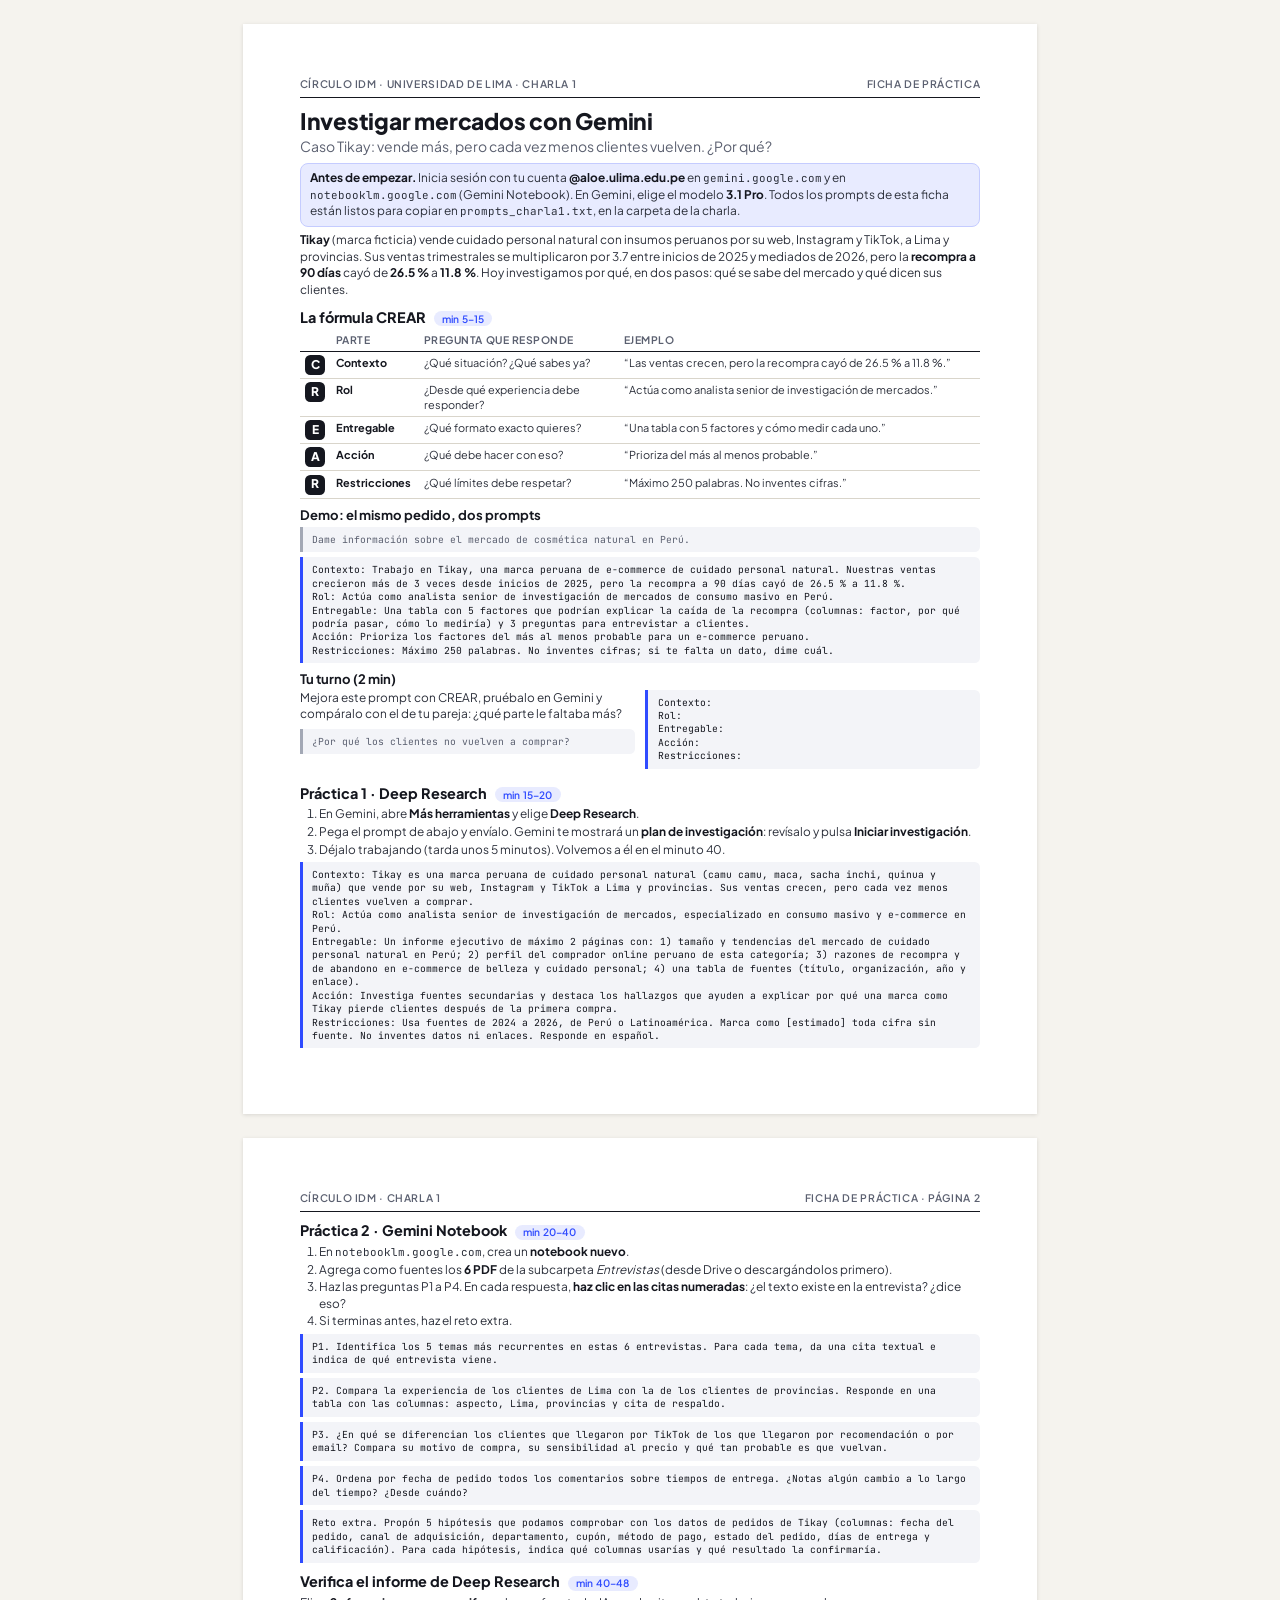
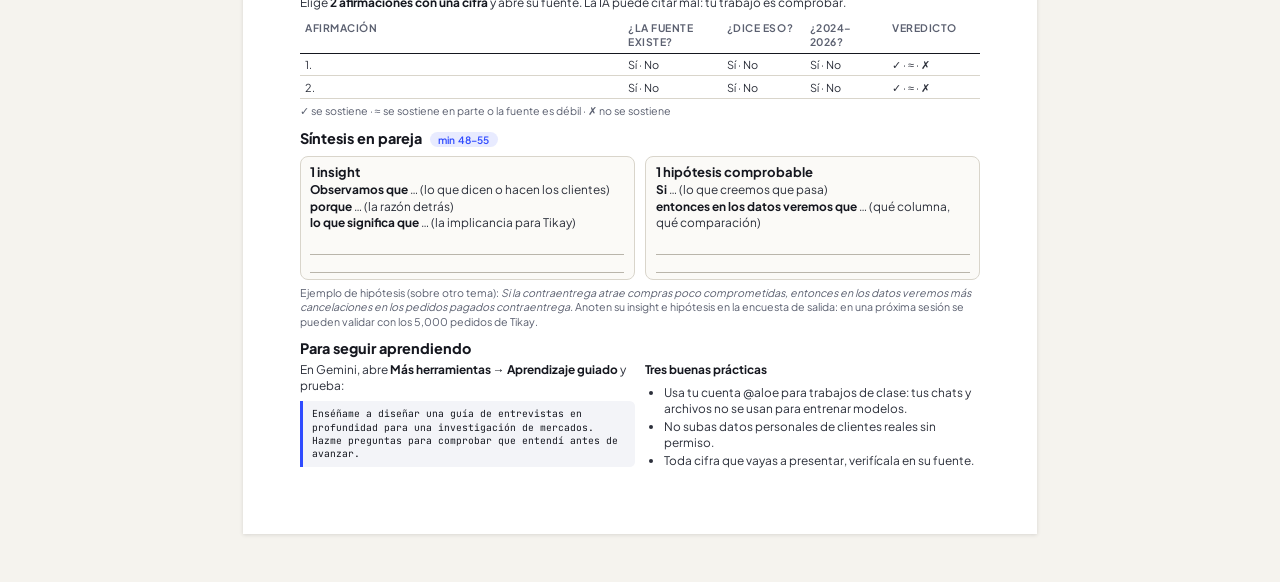
<file: fuentes/ficha_practica.html>
<!doctype html>
<html lang="es">
<head>
<meta charset="utf-8">
<title>Ficha de práctica · Charla 1</title>
<link rel="stylesheet" href="../plantillas/documento.css">
<style>
  /* La ficha debe caber en una hoja A4 por ambas caras. */
  @page { margin: 10mm 13mm 12mm; }
  body { font-size: 8.9pt; line-height: 1.38; }
  h1 { font-size: 17pt; }
  h2 { font-size: 10.8pt; margin: 8pt 0 3pt; }
  h3 { margin: 6pt 0 2pt; }
  .subtitulo { margin: 2pt 0 5pt; }
  .cabecera { margin-bottom: 7pt; }
  .caja { padding: 5pt 7pt; margin: 4pt 0; }
  pre.prompt { font-size: 7.3pt; line-height: 1.38; padding: 4.5pt 7pt; margin: 3pt 0 4pt; }
  table { font-size: 8.2pt; margin: 3pt 0 4pt; }
  th, td { padding: 2.4pt 4pt; }
  ol, ul { margin-bottom: 3pt; }
  li { margin-bottom: 1pt; }
  .linea-escribir { height: 13pt; }
  .columnas { gap: 8pt; }
  .columnas pre.prompt { margin-top: 0; }
</style>
</head>
<body>

<div class="hoja">
  <div class="cabecera"><span>Círculo IDM · Universidad de Lima · Charla 1</span><span>Ficha de práctica</span></div>
  <h1>Investigar mercados con Gemini</h1>
  <p class="subtitulo">Caso Tikay: vende más, pero cada vez menos clientes vuelven. ¿Por qué?</p>

  <div class="caja acento">
    <strong>Antes de empezar.</strong> Inicia sesión con tu cuenta <strong>@aloe.ulima.edu.pe</strong> en
    <code>gemini.google.com</code> y en <code>notebooklm.google.com</code> (Gemini Notebook). En Gemini, elige el modelo
    <strong>3.1 Pro</strong>. Todos los prompts de esta ficha están listos para copiar en
    <code>prompts_charla1.txt</code>, en la carpeta de la charla.
  </div>

  <p><strong>Tikay</strong> (marca ficticia) vende cuidado personal natural con insumos peruanos por su web, Instagram y TikTok, a Lima y provincias.
  Sus ventas trimestrales se multiplicaron por 3.7 entre inicios de 2025 y mediados de 2026, pero la <strong>recompra a 90 días</strong> cayó de
  <strong>26.5 %</strong> a <strong>11.8 %</strong>. Hoy investigamos por qué, en dos pasos: qué se sabe del mercado y qué dicen sus clientes.</p>

  <h2>La fórmula CREAR <span class="min">min 5–15</span></h2>
  <table>
    <tr><th style="width:20pt"></th><th style="width:66pt">Parte</th><th style="width:150pt">Pregunta que responde</th><th>Ejemplo</th></tr>
    <tr><td><span class="letra">C</span></td><td><strong>Contexto</strong></td><td>¿Qué situación? ¿Qué sabes ya?</td><td>“Las ventas crecen, pero la recompra cayó de 26.5 % a 11.8 %.”</td></tr>
    <tr><td><span class="letra">R</span></td><td><strong>Rol</strong></td><td>¿Desde qué experiencia debe responder?</td><td>“Actúa como analista senior de investigación de mercados.”</td></tr>
    <tr><td><span class="letra">E</span></td><td><strong>Entregable</strong></td><td>¿Qué formato exacto quieres?</td><td>“Una tabla con 5 factores y cómo medir cada uno.”</td></tr>
    <tr><td><span class="letra">A</span></td><td><strong>Acción</strong></td><td>¿Qué debe hacer con eso?</td><td>“Prioriza del más al menos probable.”</td></tr>
    <tr><td><span class="letra">R</span></td><td><strong>Restricciones</strong></td><td>¿Qué límites debe respetar?</td><td>“Máximo 250 palabras. No inventes cifras.”</td></tr>
  </table>

  <h3>Demo: el mismo pedido, dos prompts</h3>
  <pre class="prompt vago" data-titulo="Demo · Prompt vago">Dame información sobre el mercado de cosmética natural en Perú.</pre>
<pre class="prompt" data-titulo="Demo · Prompt CREAR">Contexto: Trabajo en Tikay, una marca peruana de e-commerce de cuidado personal natural. Nuestras ventas crecieron más de 3 veces desde inicios de 2025, pero la recompra a 90 días cayó de 26.5 % a 11.8 %.
Rol: Actúa como analista senior de investigación de mercados de consumo masivo en Perú.
Entregable: Una tabla con 5 factores que podrían explicar la caída de la recompra (columnas: factor, por qué podría pasar, cómo lo mediría) y 3 preguntas para entrevistar a clientes.
Acción: Prioriza los factores del más al menos probable para un e-commerce peruano.
Restricciones: Máximo 250 palabras. No inventes cifras; si te falta un dato, dime cuál.</pre>

  <h3>Tu turno (2 min)</h3>
  <div class="columnas">
    <div>
      <p>Mejora este prompt con CREAR, pruébalo en Gemini y compáralo con el de tu pareja: ¿qué parte le faltaba más?</p>
      <pre class="prompt vago" data-titulo="Tu turno · Prompt para mejorar">¿Por qué los clientes no vuelven a comprar?</pre>
    </div>
<pre class="prompt" data-titulo="Tu turno · Plantilla CREAR para completar">Contexto:
Rol:
Entregable:
Acción:
Restricciones:</pre>
  </div>

  <h2>Práctica 1 · Deep Research <span class="min">min 15–20</span></h2>
  <ol>
    <li>En Gemini, abre <strong>Más herramientas</strong> y elige <strong>Deep Research</strong>.</li>
    <li>Pega el prompt de abajo y envíalo. Gemini te mostrará un <strong>plan de investigación</strong>: revísalo y pulsa <strong>Iniciar investigación</strong>.</li>
    <li>Déjalo trabajando (tarda unos 5 minutos). Volvemos a él en el minuto 40.</li>
  </ol>
<pre class="prompt" data-titulo="Práctica 1 · Deep Research">Contexto: Tikay es una marca peruana de cuidado personal natural (camu camu, maca, sacha inchi, quinua y muña) que vende por su web, Instagram y TikTok a Lima y provincias. Sus ventas crecen, pero cada vez menos clientes vuelven a comprar.
Rol: Actúa como analista senior de investigación de mercados, especializado en consumo masivo y e-commerce en Perú.
Entregable: Un informe ejecutivo de máximo 2 páginas con: 1) tamaño y tendencias del mercado de cuidado personal natural en Perú; 2) perfil del comprador online peruano de esta categoría; 3) razones de recompra y de abandono en e-commerce de belleza y cuidado personal; 4) una tabla de fuentes (título, organización, año y enlace).
Acción: Investiga fuentes secundarias y destaca los hallazgos que ayuden a explicar por qué una marca como Tikay pierde clientes después de la primera compra.
Restricciones: Usa fuentes de 2024 a 2026, de Perú o Latinoamérica. Marca como [estimado] toda cifra sin fuente. No inventes datos ni enlaces. Responde en español.</pre>
</div>

<div class="hoja salto">
  <div class="cabecera"><span>Círculo IDM · Charla 1</span><span>Ficha de práctica · página 2</span></div>

  <h2>Práctica 2 · Gemini Notebook <span class="min">min 20–40</span></h2>
  <ol>
    <li>En <code>notebooklm.google.com</code>, crea un <strong>notebook nuevo</strong>.</li>
    <li>Agrega como fuentes los <strong>6 PDF</strong> de la subcarpeta <em>Entrevistas</em> (desde Drive o descargándolos primero).</li>
    <li>Haz las preguntas P1 a P4. En cada respuesta, <strong>haz clic en las citas numeradas</strong>: ¿el texto existe en la entrevista? ¿dice eso?</li>
    <li>Si terminas antes, haz el reto extra.</li>
  </ol>
<pre class="prompt" data-titulo="Práctica 2 · P1 Temas">P1. Identifica los 5 temas más recurrentes en estas 6 entrevistas. Para cada tema, da una cita textual e indica de qué entrevista viene.</pre>
<pre class="prompt" data-titulo="Práctica 2 · P2 Lima vs. provincias">P2. Compara la experiencia de los clientes de Lima con la de los clientes de provincias. Responde en una tabla con las columnas: aspecto, Lima, provincias y cita de respaldo.</pre>
<pre class="prompt" data-titulo="Práctica 2 · P3 Canales">P3. ¿En qué se diferencian los clientes que llegaron por TikTok de los que llegaron por recomendación o por email? Compara su motivo de compra, su sensibilidad al precio y qué tan probable es que vuelvan.</pre>
<pre class="prompt" data-titulo="Práctica 2 · P4 Entregas en el tiempo">P4. Ordena por fecha de pedido todos los comentarios sobre tiempos de entrega. ¿Notas algún cambio a lo largo del tiempo? ¿Desde cuándo?</pre>
<pre class="prompt" data-titulo="Práctica 2 · Reto extra">Reto extra. Propón 5 hipótesis que podamos comprobar con los datos de pedidos de Tikay (columnas: fecha del pedido, canal de adquisición, departamento, cupón, método de pago, estado del pedido, días de entrega y calificación). Para cada hipótesis, indica qué columnas usarías y qué resultado la confirmaría.</pre>

  <h2>Verifica el informe de Deep Research <span class="min">min 40–48</span></h2>
  <p>Elige <strong>2 afirmaciones con una cifra</strong> y abre su fuente. La IA puede citar mal: tu trabajo es comprobar.</p>
  <table>
    <tr><th>Afirmación</th><th style="width:74pt">¿La fuente existe?</th><th style="width:62pt">¿Dice eso?</th><th style="width:62pt">¿2024–2026?</th><th style="width:70pt">Veredicto</th></tr>
    <tr><td>1.</td><td>Sí · No</td><td>Sí · No</td><td>Sí · No</td><td>✓ · ≈ · ✗</td></tr>
    <tr><td>2.</td><td>Sí · No</td><td>Sí · No</td><td>Sí · No</td><td>✓ · ≈ · ✗</td></tr>
  </table>
  <p class="nota">✓ se sostiene · ≈ se sostiene en parte o la fuente es débil · ✗ no se sostiene</p>

  <h2>Síntesis en pareja <span class="min">min 48–55</span></h2>
  <div class="columnas">
    <div class="caja">
      <h3 style="margin-top:0">1 insight</h3>
      <p><strong>Observamos que</strong> … (lo que dicen o hacen los clientes)<br>
      <strong>porque</strong> … (la razón detrás)<br>
      <strong>lo que significa que</strong> … (la implicancia para Tikay)</p>
      <div class="linea-escribir"></div><div class="linea-escribir"></div>
    </div>
    <div class="caja">
      <h3 style="margin-top:0">1 hipótesis comprobable</h3>
      <p><strong>Si</strong> … (lo que creemos que pasa)<br>
      <strong>entonces en los datos veremos que</strong> … (qué columna, qué comparación)</p>
      <div class="linea-escribir"></div><div class="linea-escribir"></div>
    </div>
  </div>
  <p class="nota">Ejemplo de hipótesis (sobre otro tema): <em>Si la contraentrega atrae compras poco comprometidas, entonces en los datos veremos más cancelaciones en los pedidos pagados contraentrega.</em>
  Anoten su insight e hipótesis en la encuesta de salida: en una próxima sesión se pueden validar con los 5,000 pedidos de Tikay.</p>

  <h2>Para seguir aprendiendo</h2>
  <div class="columnas">
    <div>
      <p>En Gemini, abre <strong>Más herramientas → Aprendizaje guiado</strong> y prueba:</p>
<pre class="prompt" data-titulo="Para seguir aprendiendo · Aprendizaje guiado">Enséñame a diseñar una guía de entrevistas en profundidad para una investigación de mercados. Hazme preguntas para comprobar que entendí antes de avanzar.</pre>
    </div>
    <div>
      <p><strong>Tres buenas prácticas</strong></p>
      <ul>
        <li>Usa tu cuenta @aloe para trabajos de clase: tus chats y archivos no se usan para entrenar modelos.</li>
        <li>No subas datos personales de clientes reales sin permiso.</li>
        <li>Toda cifra que vayas a presentar, verifícala en su fuente.</li>
      </ul>
    </div>
  </div>
</div>

</body>
</html>
</file>
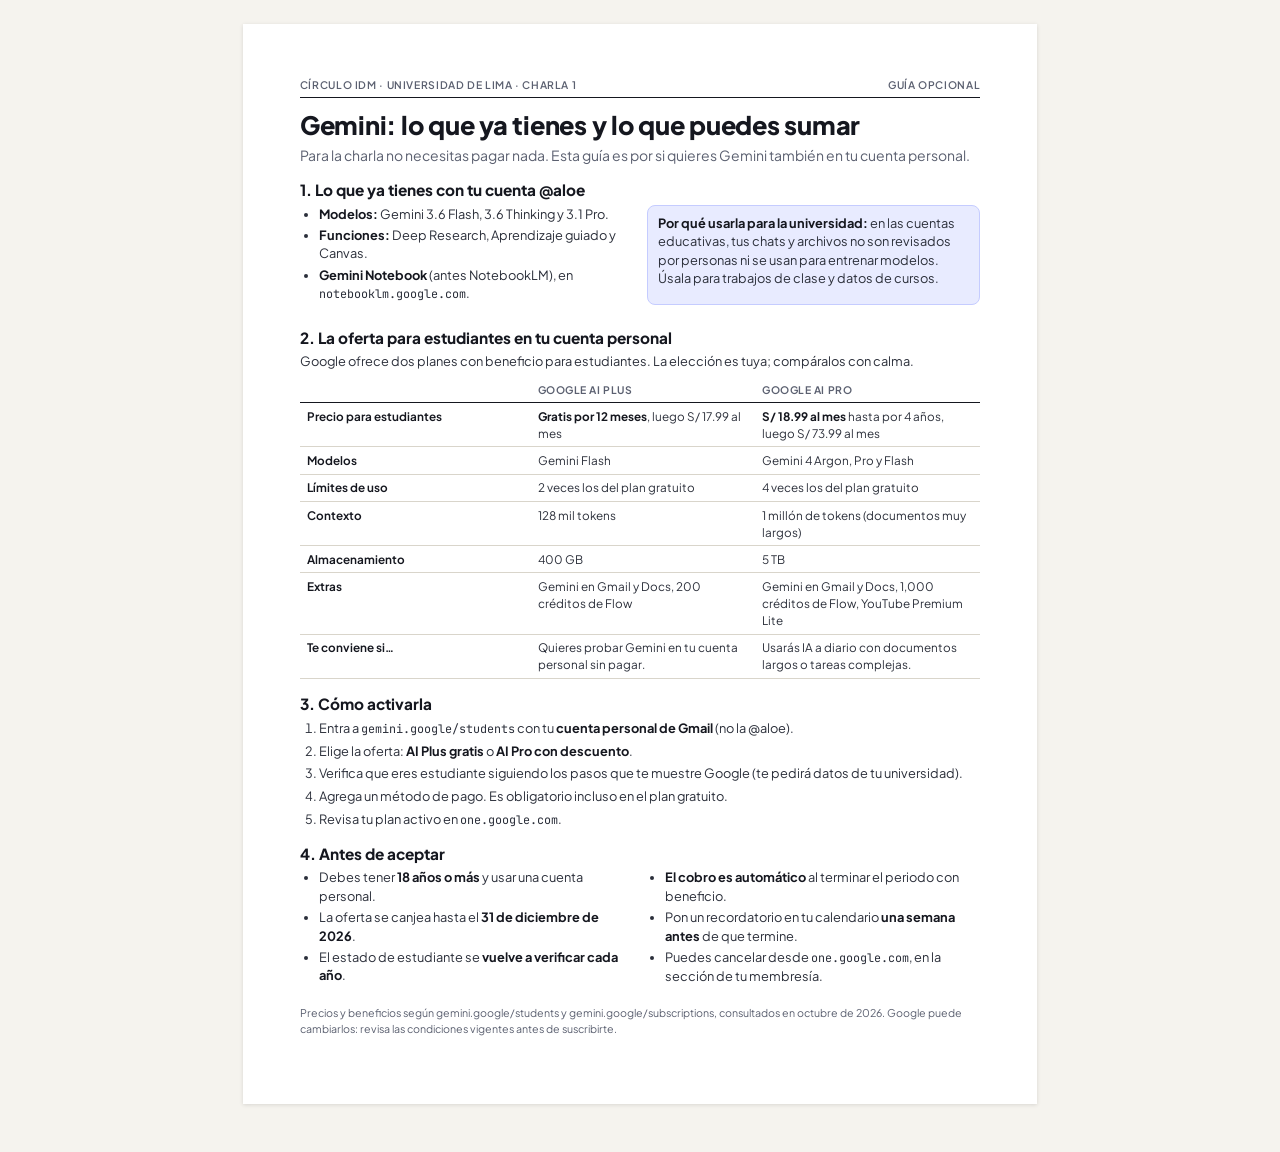
<file: fuentes/guia_planes_gemini.html>
<!doctype html>
<html lang="es">
<head>
<meta charset="utf-8">
<title>Guía de planes de Gemini para estudiantes</title>
<link rel="stylesheet" href="../plantillas/documento.css">
<style>
  @page { @bottom-left { content: "Círculo IDM · Charla 1 · Guía opcional de planes"; } }
  .planes td:first-child { font-weight: 650; color: var(--tinta); width: 92pt; }
  .planes th:not(:first-child), .planes td:not(:first-child) { width: 33%; }
  .pasos li { margin-bottom: 3pt; }
</style>
</head>
<body>

<div class="hoja">
  <div class="cabecera"><span>Círculo IDM · Universidad de Lima · Charla 1</span><span>Guía opcional</span></div>
  <h1>Gemini: lo que ya tienes y lo que puedes sumar</h1>
  <p class="subtitulo">Para la charla no necesitas pagar nada. Esta guía es por si quieres Gemini también en tu cuenta personal.</p>

  <h2>1. Lo que ya tienes con tu cuenta @aloe</h2>
  <div class="columnas">
    <ul>
      <li><strong>Modelos:</strong> Gemini 3.6 Flash, 3.6 Thinking y 3.1 Pro.</li>
      <li><strong>Funciones:</strong> Deep Research, Aprendizaje guiado y Canvas.</li>
      <li><strong>Gemini Notebook</strong> (antes NotebookLM), en <code>notebooklm.google.com</code>.</li>
    </ul>
    <div class="caja acento" style="margin-top:0">
      <strong>Por qué usarla para la universidad:</strong> en las cuentas educativas, tus chats y archivos no son revisados por personas
      ni se usan para entrenar modelos. Úsala para trabajos de clase y datos de cursos.
    </div>
  </div>

  <h2>2. La oferta para estudiantes en tu cuenta personal</h2>
  <p>Google ofrece dos planes con beneficio para estudiantes. La elección es tuya; compáralos con calma.</p>
  <table class="planes">
    <tr><th></th><th>Google AI Plus</th><th>Google AI Pro</th></tr>
    <tr><td>Precio para estudiantes</td><td><strong>Gratis por 12 meses</strong>, luego S/ 17.99 al mes</td><td><strong>S/ 18.99 al mes</strong> hasta por 4 años, luego S/ 73.99 al mes</td></tr>
    <tr><td>Modelos</td><td>Gemini Flash</td><td>Gemini 4 Argon, Pro y Flash</td></tr>
    <tr><td>Límites de uso</td><td>2 veces los del plan gratuito</td><td>4 veces los del plan gratuito</td></tr>
    <tr><td>Contexto</td><td>128 mil tokens</td><td>1 millón de tokens (documentos muy largos)</td></tr>
    <tr><td>Almacenamiento</td><td>400 GB</td><td>5 TB</td></tr>
    <tr><td>Extras</td><td>Gemini en Gmail y Docs, 200 créditos de Flow</td><td>Gemini en Gmail y Docs, 1,000 créditos de Flow, YouTube Premium Lite</td></tr>
    <tr><td>Te conviene si…</td><td>Quieres probar Gemini en tu cuenta personal sin pagar.</td><td>Usarás IA a diario con documentos largos o tareas complejas.</td></tr>
  </table>

  <h2>3. Cómo activarla</h2>
  <ol class="pasos">
    <li>Entra a <code>gemini.google/students</code> con tu <strong>cuenta personal de Gmail</strong> (no la @aloe).</li>
    <li>Elige la oferta: <strong>AI Plus gratis</strong> o <strong>AI Pro con descuento</strong>.</li>
    <li>Verifica que eres estudiante siguiendo los pasos que te muestre Google (te pedirá datos de tu universidad).</li>
    <li>Agrega un método de pago. Es obligatorio incluso en el plan gratuito.</li>
    <li>Revisa tu plan activo en <code>one.google.com</code>.</li>
  </ol>

  <h2>4. Antes de aceptar</h2>
  <div class="columnas">
    <ul>
      <li>Debes tener <strong>18 años o más</strong> y usar una cuenta personal.</li>
      <li>La oferta se canjea hasta el <strong>31 de diciembre de 2026</strong>.</li>
      <li>El estado de estudiante se <strong>vuelve a verificar cada año</strong>.</li>
    </ul>
    <ul>
      <li><strong>El cobro es automático</strong> al terminar el periodo con beneficio.</li>
      <li>Pon un recordatorio en tu calendario <strong>una semana antes</strong> de que termine.</li>
      <li>Puedes cancelar desde <code>one.google.com</code>, en la sección de tu membresía.</li>
    </ul>
  </div>

  <p class="nota" style="margin-top:8pt">Precios y beneficios según gemini.google/students y gemini.google/subscriptions, consultados en octubre de 2026.
  Google puede cambiarlos: revisa las condiciones vigentes antes de suscribirte.</p>
</div>

</body>
</html>
</file>
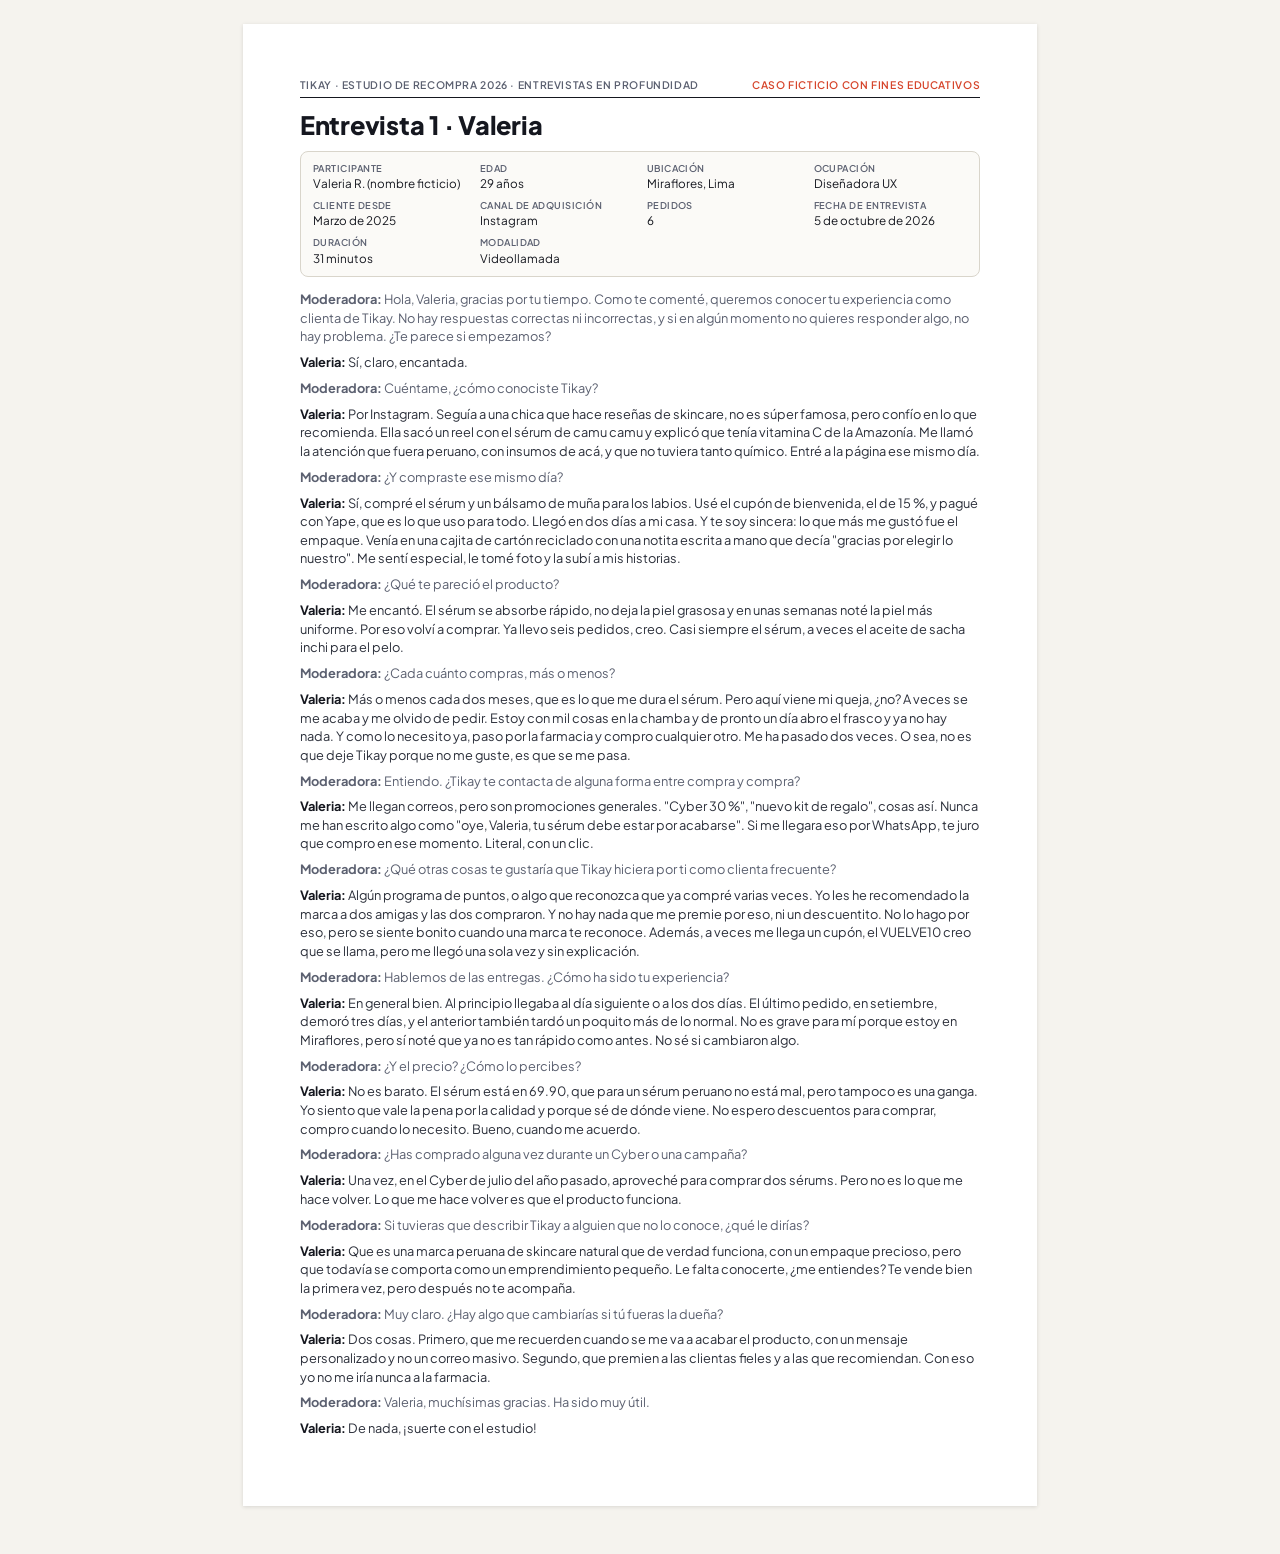
<file: construccion/entrevistas/E1_Valeria_Lima.html>
<!doctype html>
<html lang="es">
<head>
<meta charset="utf-8">
<title>Entrevista 1 · Valeria</title>
<link rel="stylesheet" href="../../plantillas/documento.css">
</head>
<body>
<div class="hoja">
  <div class="cabecera"><span>Tikay · Estudio de recompra 2026 · Entrevistas en profundidad</span><span class="ficticio">Caso ficticio con fines educativos</span></div>
  <h1>Entrevista 1 · Valeria</h1>
  <div class="ficha-participante">
    <div><span>Participante</span>Valeria R. (nombre ficticio)</div>
    <div><span>Edad</span>29 años</div>
    <div><span>Ubicación</span>Miraflores, Lima</div>
    <div><span>Ocupación</span>Diseñadora UX</div>
    <div><span>Cliente desde</span>Marzo de 2025</div>
    <div><span>Canal de adquisición</span>Instagram</div>
    <div><span>Pedidos</span>6</div>
    <div><span>Fecha de entrevista</span>5 de octubre de 2026</div>
    <div><span>Duración</span>31 minutos</div>
    <div><span>Modalidad</span>Videollamada</div>
  </div>
  <div class="transcripcion">
    <p class="moderadora"><span class="hablante">Moderadora:</span> Hola, Valeria, gracias por tu tiempo. Como te comenté, queremos conocer tu experiencia como clienta de Tikay. No hay respuestas correctas ni incorrectas, y si en algún momento no quieres responder algo, no hay problema. ¿Te parece si empezamos?</p>
    <p class="cliente"><span class="hablante">Valeria:</span> Sí, claro, encantada.</p>
    <p class="moderadora"><span class="hablante">Moderadora:</span> Cuéntame, ¿cómo conociste Tikay?</p>
    <p class="cliente"><span class="hablante">Valeria:</span> Por Instagram. Seguía a una chica que hace reseñas de skincare, no es súper famosa, pero confío en lo que recomienda. Ella sacó un reel con el sérum de camu camu y explicó que tenía vitamina C de la Amazonía. Me llamó la atención que fuera peruano, con insumos de acá, y que no tuviera tanto químico. Entré a la página ese mismo día.</p>
    <p class="moderadora"><span class="hablante">Moderadora:</span> ¿Y compraste ese mismo día?</p>
    <p class="cliente"><span class="hablante">Valeria:</span> Sí, compré el sérum y un bálsamo de muña para los labios. Usé el cupón de bienvenida, el de 15 %, y pagué con Yape, que es lo que uso para todo. Llegó en dos días a mi casa. Y te soy sincera: lo que más me gustó fue el empaque. Venía en una cajita de cartón reciclado con una notita escrita a mano que decía &quot;gracias por elegir lo nuestro&quot;. Me sentí especial, le tomé foto y la subí a mis historias.</p>
    <p class="moderadora"><span class="hablante">Moderadora:</span> ¿Qué te pareció el producto?</p>
    <p class="cliente"><span class="hablante">Valeria:</span> Me encantó. El sérum se absorbe rápido, no deja la piel grasosa y en unas semanas noté la piel más uniforme. Por eso volví a comprar. Ya llevo seis pedidos, creo. Casi siempre el sérum, a veces el aceite de sacha inchi para el pelo.</p>
    <p class="moderadora"><span class="hablante">Moderadora:</span> ¿Cada cuánto compras, más o menos?</p>
    <p class="cliente"><span class="hablante">Valeria:</span> Más o menos cada dos meses, que es lo que me dura el sérum. Pero aquí viene mi queja, ¿no? A veces se me acaba y me olvido de pedir. Estoy con mil cosas en la chamba y de pronto un día abro el frasco y ya no hay nada. Y como lo necesito ya, paso por la farmacia y compro cualquier otro. Me ha pasado dos veces. O sea, no es que deje Tikay porque no me guste, es que se me pasa.</p>
    <p class="moderadora"><span class="hablante">Moderadora:</span> Entiendo. ¿Tikay te contacta de alguna forma entre compra y compra?</p>
    <p class="cliente"><span class="hablante">Valeria:</span> Me llegan correos, pero son promociones generales. &quot;Cyber 30 %&quot;, &quot;nuevo kit de regalo&quot;, cosas así. Nunca me han escrito algo como &quot;oye, Valeria, tu sérum debe estar por acabarse&quot;. Si me llegara eso por WhatsApp, te juro que compro en ese momento. Literal, con un clic.</p>
    <p class="moderadora"><span class="hablante">Moderadora:</span> ¿Qué otras cosas te gustaría que Tikay hiciera por ti como clienta frecuente?</p>
    <p class="cliente"><span class="hablante">Valeria:</span> Algún programa de puntos, o algo que reconozca que ya compré varias veces. Yo les he recomendado la marca a dos amigas y las dos compraron. Y no hay nada que me premie por eso, ni un descuentito. No lo hago por eso, pero se siente bonito cuando una marca te reconoce. Además, a veces me llega un cupón, el VUELVE10 creo que se llama, pero me llegó una sola vez y sin explicación.</p>
    <p class="moderadora"><span class="hablante">Moderadora:</span> Hablemos de las entregas. ¿Cómo ha sido tu experiencia?</p>
    <p class="cliente"><span class="hablante">Valeria:</span> En general bien. Al principio llegaba al día siguiente o a los dos días. El último pedido, en setiembre, demoró tres días, y el anterior también tardó un poquito más de lo normal. No es grave para mí porque estoy en Miraflores, pero sí noté que ya no es tan rápido como antes. No sé si cambiaron algo.</p>
    <p class="moderadora"><span class="hablante">Moderadora:</span> ¿Y el precio? ¿Cómo lo percibes?</p>
    <p class="cliente"><span class="hablante">Valeria:</span> No es barato. El sérum está en 69.90, que para un sérum peruano no está mal, pero tampoco es una ganga. Yo siento que vale la pena por la calidad y porque sé de dónde viene. No espero descuentos para comprar, compro cuando lo necesito. Bueno, cuando me acuerdo.</p>
    <p class="moderadora"><span class="hablante">Moderadora:</span> ¿Has comprado alguna vez durante un Cyber o una campaña?</p>
    <p class="cliente"><span class="hablante">Valeria:</span> Una vez, en el Cyber de julio del año pasado, aproveché para comprar dos sérums. Pero no es lo que me hace volver. Lo que me hace volver es que el producto funciona.</p>
    <p class="moderadora"><span class="hablante">Moderadora:</span> Si tuvieras que describir Tikay a alguien que no lo conoce, ¿qué le dirías?</p>
    <p class="cliente"><span class="hablante">Valeria:</span> Que es una marca peruana de skincare natural que de verdad funciona, con un empaque precioso, pero que todavía se comporta como un emprendimiento pequeño. Le falta conocerte, ¿me entiendes? Te vende bien la primera vez, pero después no te acompaña.</p>
    <p class="moderadora"><span class="hablante">Moderadora:</span> Muy claro. ¿Hay algo que cambiarías si tú fueras la dueña?</p>
    <p class="cliente"><span class="hablante">Valeria:</span> Dos cosas. Primero, que me recuerden cuando se me va a acabar el producto, con un mensaje personalizado y no un correo masivo. Segundo, que premien a las clientas fieles y a las que recomiendan. Con eso yo no me iría nunca a la farmacia.</p>
    <p class="moderadora"><span class="hablante">Moderadora:</span> Valeria, muchísimas gracias. Ha sido muy útil.</p>
    <p class="cliente"><span class="hablante">Valeria:</span> De nada, ¡suerte con el estudio!</p>
  </div>
</div>
</body>
</html>
</file>
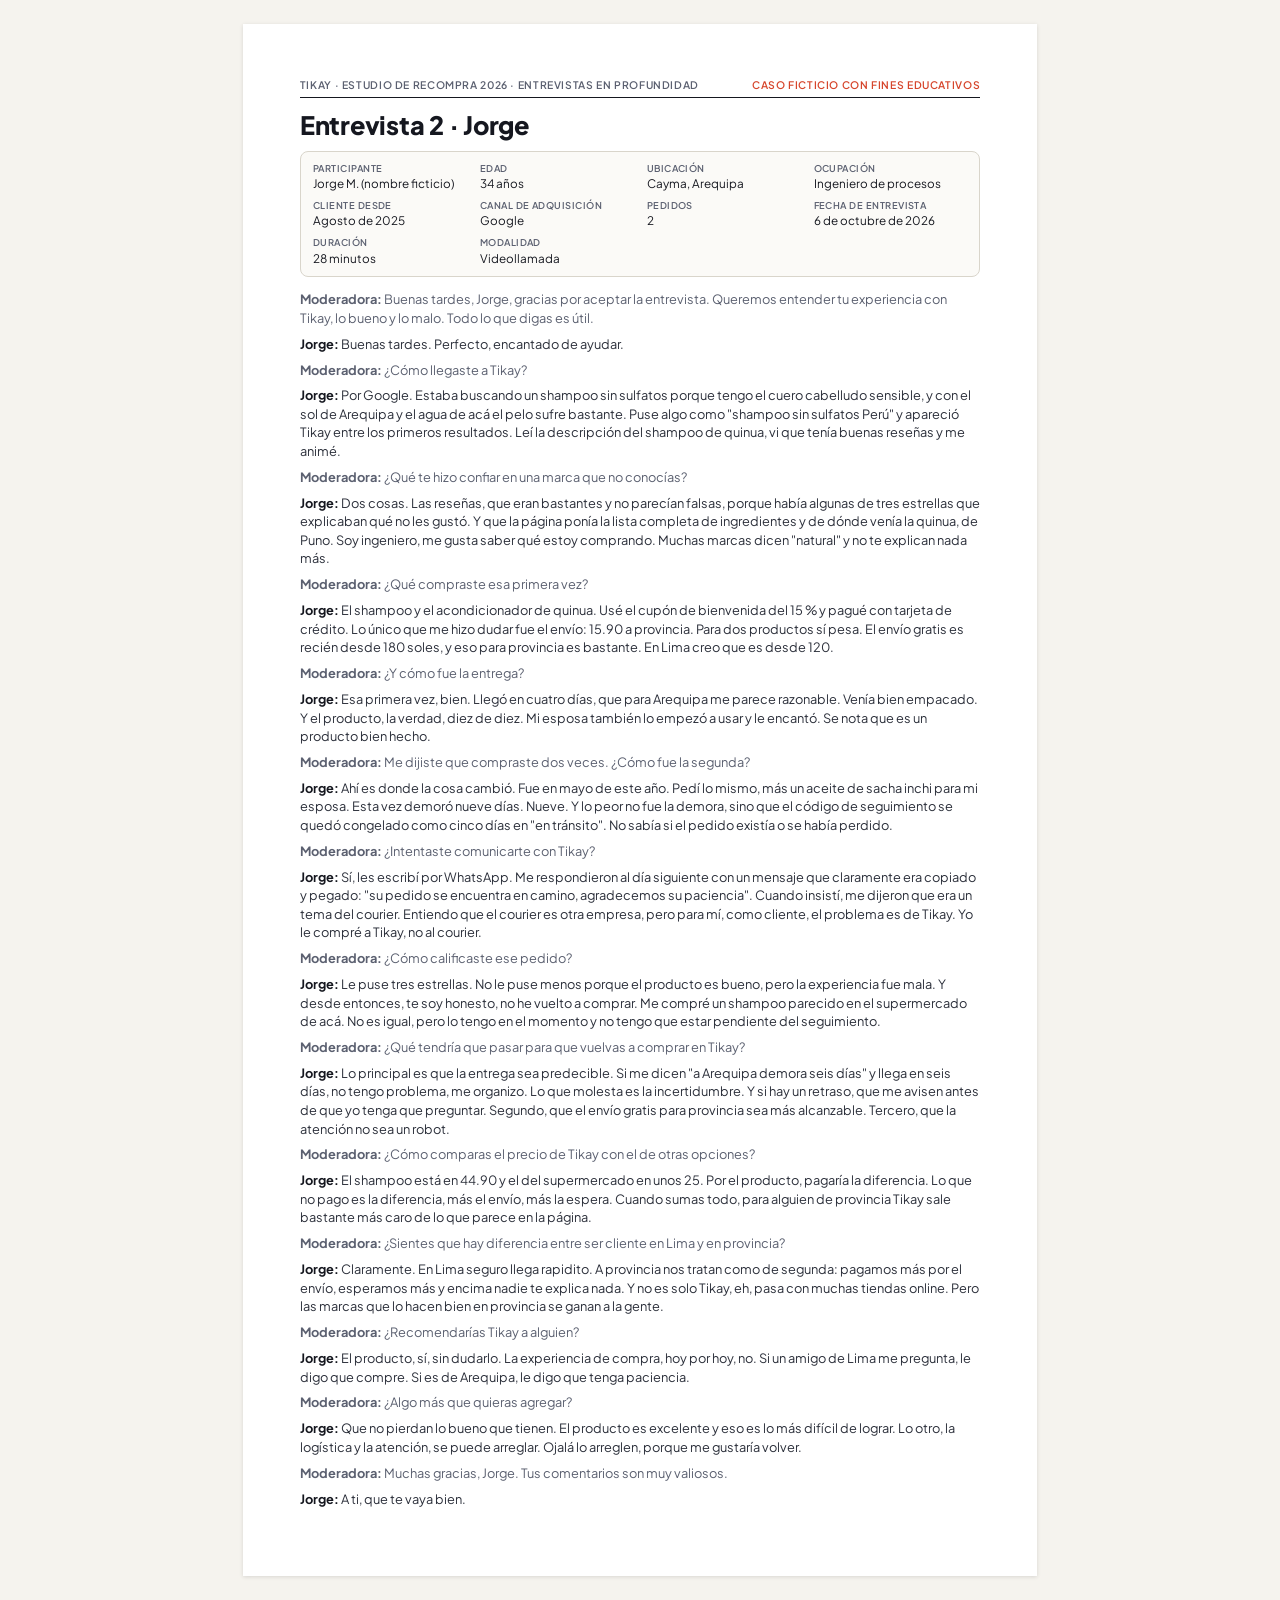
<file: construccion/entrevistas/E2_Jorge_Arequipa.html>
<!doctype html>
<html lang="es">
<head>
<meta charset="utf-8">
<title>Entrevista 2 · Jorge</title>
<link rel="stylesheet" href="../../plantillas/documento.css">
</head>
<body>
<div class="hoja">
  <div class="cabecera"><span>Tikay · Estudio de recompra 2026 · Entrevistas en profundidad</span><span class="ficticio">Caso ficticio con fines educativos</span></div>
  <h1>Entrevista 2 · Jorge</h1>
  <div class="ficha-participante">
    <div><span>Participante</span>Jorge M. (nombre ficticio)</div>
    <div><span>Edad</span>34 años</div>
    <div><span>Ubicación</span>Cayma, Arequipa</div>
    <div><span>Ocupación</span>Ingeniero de procesos</div>
    <div><span>Cliente desde</span>Agosto de 2025</div>
    <div><span>Canal de adquisición</span>Google</div>
    <div><span>Pedidos</span>2</div>
    <div><span>Fecha de entrevista</span>6 de octubre de 2026</div>
    <div><span>Duración</span>28 minutos</div>
    <div><span>Modalidad</span>Videollamada</div>
  </div>
  <div class="transcripcion">
    <p class="moderadora"><span class="hablante">Moderadora:</span> Buenas tardes, Jorge, gracias por aceptar la entrevista. Queremos entender tu experiencia con Tikay, lo bueno y lo malo. Todo lo que digas es útil.</p>
    <p class="cliente"><span class="hablante">Jorge:</span> Buenas tardes. Perfecto, encantado de ayudar.</p>
    <p class="moderadora"><span class="hablante">Moderadora:</span> ¿Cómo llegaste a Tikay?</p>
    <p class="cliente"><span class="hablante">Jorge:</span> Por Google. Estaba buscando un shampoo sin sulfatos porque tengo el cuero cabelludo sensible, y con el sol de Arequipa y el agua de acá el pelo sufre bastante. Puse algo como &quot;shampoo sin sulfatos Perú&quot; y apareció Tikay entre los primeros resultados. Leí la descripción del shampoo de quinua, vi que tenía buenas reseñas y me animé.</p>
    <p class="moderadora"><span class="hablante">Moderadora:</span> ¿Qué te hizo confiar en una marca que no conocías?</p>
    <p class="cliente"><span class="hablante">Jorge:</span> Dos cosas. Las reseñas, que eran bastantes y no parecían falsas, porque había algunas de tres estrellas que explicaban qué no les gustó. Y que la página ponía la lista completa de ingredientes y de dónde venía la quinua, de Puno. Soy ingeniero, me gusta saber qué estoy comprando. Muchas marcas dicen &quot;natural&quot; y no te explican nada más.</p>
    <p class="moderadora"><span class="hablante">Moderadora:</span> ¿Qué compraste esa primera vez?</p>
    <p class="cliente"><span class="hablante">Jorge:</span> El shampoo y el acondicionador de quinua. Usé el cupón de bienvenida del 15 % y pagué con tarjeta de crédito. Lo único que me hizo dudar fue el envío: 15.90 a provincia. Para dos productos sí pesa. El envío gratis es recién desde 180 soles, y eso para provincia es bastante. En Lima creo que es desde 120.</p>
    <p class="moderadora"><span class="hablante">Moderadora:</span> ¿Y cómo fue la entrega?</p>
    <p class="cliente"><span class="hablante">Jorge:</span> Esa primera vez, bien. Llegó en cuatro días, que para Arequipa me parece razonable. Venía bien empacado. Y el producto, la verdad, diez de diez. Mi esposa también lo empezó a usar y le encantó. Se nota que es un producto bien hecho.</p>
    <p class="moderadora"><span class="hablante">Moderadora:</span> Me dijiste que compraste dos veces. ¿Cómo fue la segunda?</p>
    <p class="cliente"><span class="hablante">Jorge:</span> Ahí es donde la cosa cambió. Fue en mayo de este año. Pedí lo mismo, más un aceite de sacha inchi para mi esposa. Esta vez demoró nueve días. Nueve. Y lo peor no fue la demora, sino que el código de seguimiento se quedó congelado como cinco días en &quot;en tránsito&quot;. No sabía si el pedido existía o se había perdido.</p>
    <p class="moderadora"><span class="hablante">Moderadora:</span> ¿Intentaste comunicarte con Tikay?</p>
    <p class="cliente"><span class="hablante">Jorge:</span> Sí, les escribí por WhatsApp. Me respondieron al día siguiente con un mensaje que claramente era copiado y pegado: &quot;su pedido se encuentra en camino, agradecemos su paciencia&quot;. Cuando insistí, me dijeron que era un tema del courier. Entiendo que el courier es otra empresa, pero para mí, como cliente, el problema es de Tikay. Yo le compré a Tikay, no al courier.</p>
    <p class="moderadora"><span class="hablante">Moderadora:</span> ¿Cómo calificaste ese pedido?</p>
    <p class="cliente"><span class="hablante">Jorge:</span> Le puse tres estrellas. No le puse menos porque el producto es bueno, pero la experiencia fue mala. Y desde entonces, te soy honesto, no he vuelto a comprar. Me compré un shampoo parecido en el supermercado de acá. No es igual, pero lo tengo en el momento y no tengo que estar pendiente del seguimiento.</p>
    <p class="moderadora"><span class="hablante">Moderadora:</span> ¿Qué tendría que pasar para que vuelvas a comprar en Tikay?</p>
    <p class="cliente"><span class="hablante">Jorge:</span> Lo principal es que la entrega sea predecible. Si me dicen &quot;a Arequipa demora seis días&quot; y llega en seis días, no tengo problema, me organizo. Lo que molesta es la incertidumbre. Y si hay un retraso, que me avisen antes de que yo tenga que preguntar. Segundo, que el envío gratis para provincia sea más alcanzable. Tercero, que la atención no sea un robot.</p>
    <p class="moderadora"><span class="hablante">Moderadora:</span> ¿Cómo comparas el precio de Tikay con el de otras opciones?</p>
    <p class="cliente"><span class="hablante">Jorge:</span> El shampoo está en 44.90 y el del supermercado en unos 25. Por el producto, pagaría la diferencia. Lo que no pago es la diferencia, más el envío, más la espera. Cuando sumas todo, para alguien de provincia Tikay sale bastante más caro de lo que parece en la página.</p>
    <p class="moderadora"><span class="hablante">Moderadora:</span> ¿Sientes que hay diferencia entre ser cliente en Lima y en provincia?</p>
    <p class="cliente"><span class="hablante">Jorge:</span> Claramente. En Lima seguro llega rapidito. A provincia nos tratan como de segunda: pagamos más por el envío, esperamos más y encima nadie te explica nada. Y no es solo Tikay, eh, pasa con muchas tiendas online. Pero las marcas que lo hacen bien en provincia se ganan a la gente.</p>
    <p class="moderadora"><span class="hablante">Moderadora:</span> ¿Recomendarías Tikay a alguien?</p>
    <p class="cliente"><span class="hablante">Jorge:</span> El producto, sí, sin dudarlo. La experiencia de compra, hoy por hoy, no. Si un amigo de Lima me pregunta, le digo que compre. Si es de Arequipa, le digo que tenga paciencia.</p>
    <p class="moderadora"><span class="hablante">Moderadora:</span> ¿Algo más que quieras agregar?</p>
    <p class="cliente"><span class="hablante">Jorge:</span> Que no pierdan lo bueno que tienen. El producto es excelente y eso es lo más difícil de lograr. Lo otro, la logística y la atención, se puede arreglar. Ojalá lo arreglen, porque me gustaría volver.</p>
    <p class="moderadora"><span class="hablante">Moderadora:</span> Muchas gracias, Jorge. Tus comentarios son muy valiosos.</p>
    <p class="cliente"><span class="hablante">Jorge:</span> A ti, que te vaya bien.</p>
  </div>
</div>
</body>
</html>
</file>
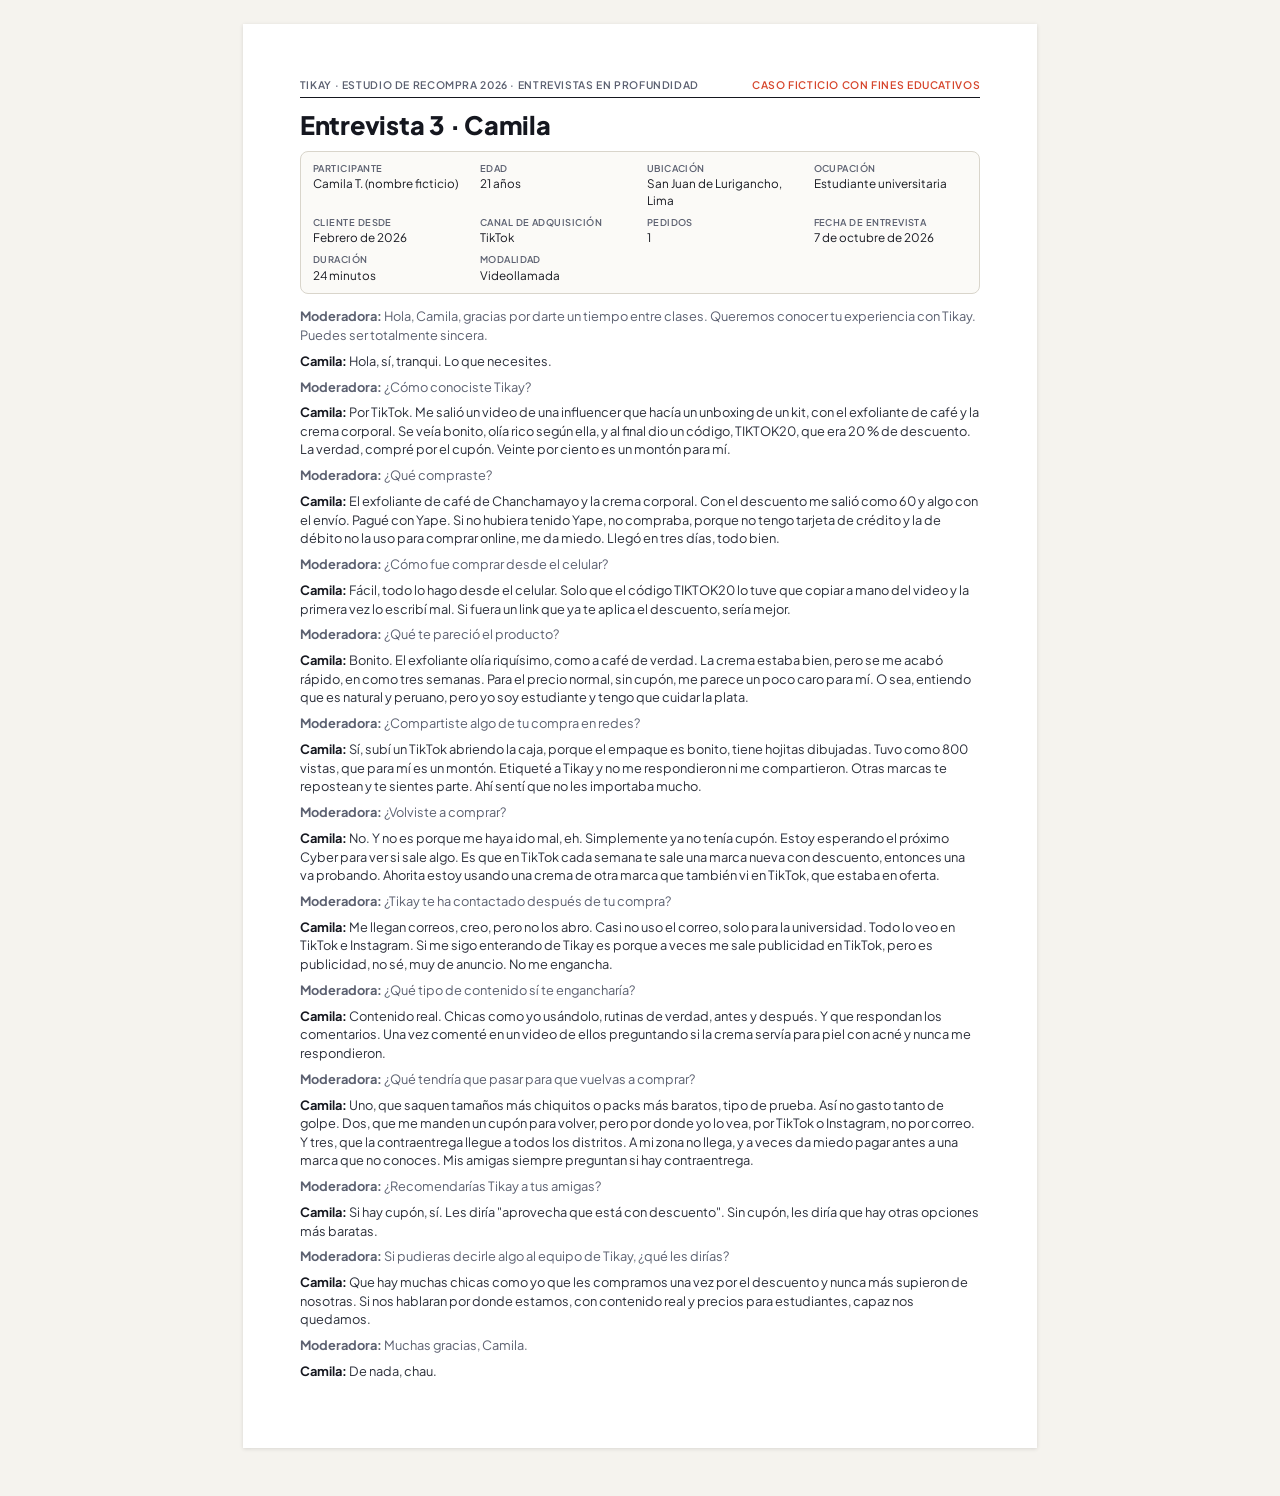
<file: construccion/entrevistas/E3_Camila_Lima.html>
<!doctype html>
<html lang="es">
<head>
<meta charset="utf-8">
<title>Entrevista 3 · Camila</title>
<link rel="stylesheet" href="../../plantillas/documento.css">
</head>
<body>
<div class="hoja">
  <div class="cabecera"><span>Tikay · Estudio de recompra 2026 · Entrevistas en profundidad</span><span class="ficticio">Caso ficticio con fines educativos</span></div>
  <h1>Entrevista 3 · Camila</h1>
  <div class="ficha-participante">
    <div><span>Participante</span>Camila T. (nombre ficticio)</div>
    <div><span>Edad</span>21 años</div>
    <div><span>Ubicación</span>San Juan de Lurigancho, Lima</div>
    <div><span>Ocupación</span>Estudiante universitaria</div>
    <div><span>Cliente desde</span>Febrero de 2026</div>
    <div><span>Canal de adquisición</span>TikTok</div>
    <div><span>Pedidos</span>1</div>
    <div><span>Fecha de entrevista</span>7 de octubre de 2026</div>
    <div><span>Duración</span>24 minutos</div>
    <div><span>Modalidad</span>Videollamada</div>
  </div>
  <div class="transcripcion">
    <p class="moderadora"><span class="hablante">Moderadora:</span> Hola, Camila, gracias por darte un tiempo entre clases. Queremos conocer tu experiencia con Tikay. Puedes ser totalmente sincera.</p>
    <p class="cliente"><span class="hablante">Camila:</span> Hola, sí, tranqui. Lo que necesites.</p>
    <p class="moderadora"><span class="hablante">Moderadora:</span> ¿Cómo conociste Tikay?</p>
    <p class="cliente"><span class="hablante">Camila:</span> Por TikTok. Me salió un video de una influencer que hacía un unboxing de un kit, con el exfoliante de café y la crema corporal. Se veía bonito, olía rico según ella, y al final dio un código, TIKTOK20, que era 20 % de descuento. La verdad, compré por el cupón. Veinte por ciento es un montón para mí.</p>
    <p class="moderadora"><span class="hablante">Moderadora:</span> ¿Qué compraste?</p>
    <p class="cliente"><span class="hablante">Camila:</span> El exfoliante de café de Chanchamayo y la crema corporal. Con el descuento me salió como 60 y algo con el envío. Pagué con Yape. Si no hubiera tenido Yape, no compraba, porque no tengo tarjeta de crédito y la de débito no la uso para comprar online, me da miedo. Llegó en tres días, todo bien.</p>
    <p class="moderadora"><span class="hablante">Moderadora:</span> ¿Cómo fue comprar desde el celular?</p>
    <p class="cliente"><span class="hablante">Camila:</span> Fácil, todo lo hago desde el celular. Solo que el código TIKTOK20 lo tuve que copiar a mano del video y la primera vez lo escribí mal. Si fuera un link que ya te aplica el descuento, sería mejor.</p>
    <p class="moderadora"><span class="hablante">Moderadora:</span> ¿Qué te pareció el producto?</p>
    <p class="cliente"><span class="hablante">Camila:</span> Bonito. El exfoliante olía riquísimo, como a café de verdad. La crema estaba bien, pero se me acabó rápido, en como tres semanas. Para el precio normal, sin cupón, me parece un poco caro para mí. O sea, entiendo que es natural y peruano, pero yo soy estudiante y tengo que cuidar la plata.</p>
    <p class="moderadora"><span class="hablante">Moderadora:</span> ¿Compartiste algo de tu compra en redes?</p>
    <p class="cliente"><span class="hablante">Camila:</span> Sí, subí un TikTok abriendo la caja, porque el empaque es bonito, tiene hojitas dibujadas. Tuvo como 800 vistas, que para mí es un montón. Etiqueté a Tikay y no me respondieron ni me compartieron. Otras marcas te repostean y te sientes parte. Ahí sentí que no les importaba mucho.</p>
    <p class="moderadora"><span class="hablante">Moderadora:</span> ¿Volviste a comprar?</p>
    <p class="cliente"><span class="hablante">Camila:</span> No. Y no es porque me haya ido mal, eh. Simplemente ya no tenía cupón. Estoy esperando el próximo Cyber para ver si sale algo. Es que en TikTok cada semana te sale una marca nueva con descuento, entonces una va probando. Ahorita estoy usando una crema de otra marca que también vi en TikTok, que estaba en oferta.</p>
    <p class="moderadora"><span class="hablante">Moderadora:</span> ¿Tikay te ha contactado después de tu compra?</p>
    <p class="cliente"><span class="hablante">Camila:</span> Me llegan correos, creo, pero no los abro. Casi no uso el correo, solo para la universidad. Todo lo veo en TikTok e Instagram. Si me sigo enterando de Tikay es porque a veces me sale publicidad en TikTok, pero es publicidad, no sé, muy de anuncio. No me engancha.</p>
    <p class="moderadora"><span class="hablante">Moderadora:</span> ¿Qué tipo de contenido sí te engancharía?</p>
    <p class="cliente"><span class="hablante">Camila:</span> Contenido real. Chicas como yo usándolo, rutinas de verdad, antes y después. Y que respondan los comentarios. Una vez comenté en un video de ellos preguntando si la crema servía para piel con acné y nunca me respondieron.</p>
    <p class="moderadora"><span class="hablante">Moderadora:</span> ¿Qué tendría que pasar para que vuelvas a comprar?</p>
    <p class="cliente"><span class="hablante">Camila:</span> Uno, que saquen tamaños más chiquitos o packs más baratos, tipo de prueba. Así no gasto tanto de golpe. Dos, que me manden un cupón para volver, pero por donde yo lo vea, por TikTok o Instagram, no por correo. Y tres, que la contraentrega llegue a todos los distritos. A mi zona no llega, y a veces da miedo pagar antes a una marca que no conoces. Mis amigas siempre preguntan si hay contraentrega.</p>
    <p class="moderadora"><span class="hablante">Moderadora:</span> ¿Recomendarías Tikay a tus amigas?</p>
    <p class="cliente"><span class="hablante">Camila:</span> Si hay cupón, sí. Les diría &quot;aprovecha que está con descuento&quot;. Sin cupón, les diría que hay otras opciones más baratas.</p>
    <p class="moderadora"><span class="hablante">Moderadora:</span> Si pudieras decirle algo al equipo de Tikay, ¿qué les dirías?</p>
    <p class="cliente"><span class="hablante">Camila:</span> Que hay muchas chicas como yo que les compramos una vez por el descuento y nunca más supieron de nosotras. Si nos hablaran por donde estamos, con contenido real y precios para estudiantes, capaz nos quedamos.</p>
    <p class="moderadora"><span class="hablante">Moderadora:</span> Muchas gracias, Camila.</p>
    <p class="cliente"><span class="hablante">Camila:</span> De nada, chau.</p>
  </div>
</div>
</body>
</html>
</file>
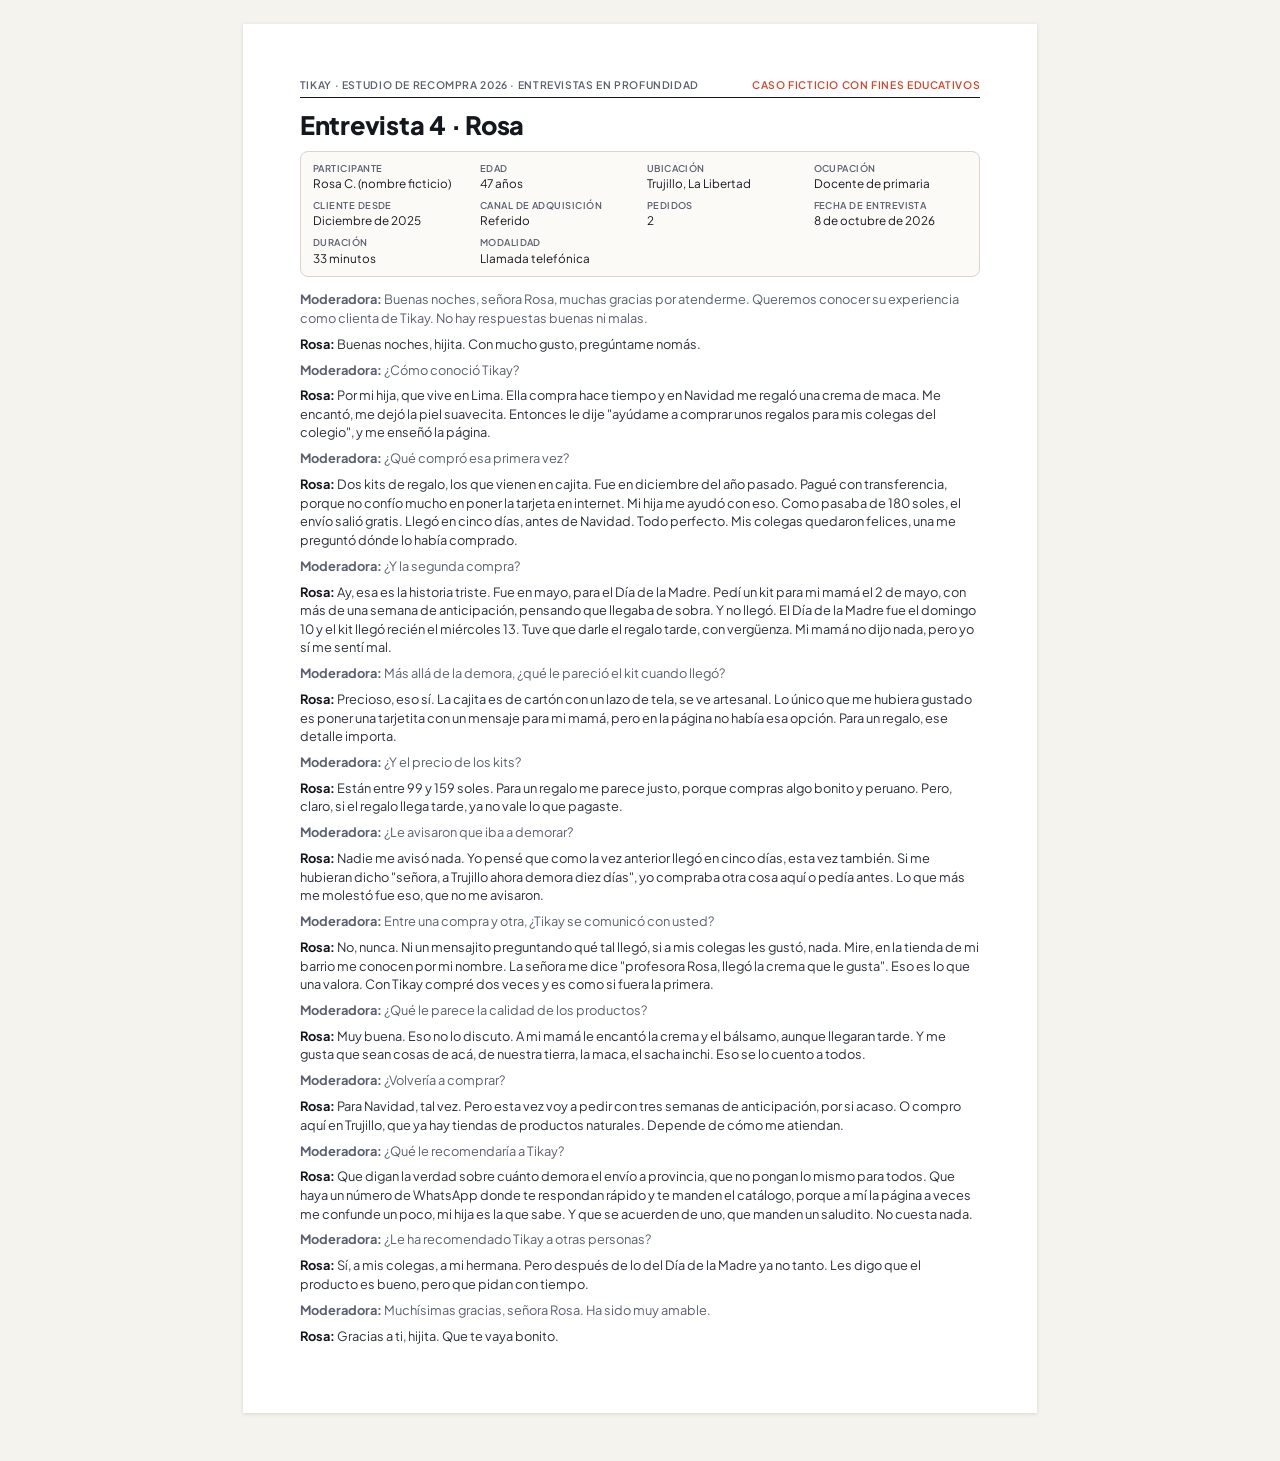
<file: construccion/entrevistas/E4_Rosa_Trujillo.html>
<!doctype html>
<html lang="es">
<head>
<meta charset="utf-8">
<title>Entrevista 4 · Rosa</title>
<link rel="stylesheet" href="../../plantillas/documento.css">
</head>
<body>
<div class="hoja">
  <div class="cabecera"><span>Tikay · Estudio de recompra 2026 · Entrevistas en profundidad</span><span class="ficticio">Caso ficticio con fines educativos</span></div>
  <h1>Entrevista 4 · Rosa</h1>
  <div class="ficha-participante">
    <div><span>Participante</span>Rosa C. (nombre ficticio)</div>
    <div><span>Edad</span>47 años</div>
    <div><span>Ubicación</span>Trujillo, La Libertad</div>
    <div><span>Ocupación</span>Docente de primaria</div>
    <div><span>Cliente desde</span>Diciembre de 2025</div>
    <div><span>Canal de adquisición</span>Referido</div>
    <div><span>Pedidos</span>2</div>
    <div><span>Fecha de entrevista</span>8 de octubre de 2026</div>
    <div><span>Duración</span>33 minutos</div>
    <div><span>Modalidad</span>Llamada telefónica</div>
  </div>
  <div class="transcripcion">
    <p class="moderadora"><span class="hablante">Moderadora:</span> Buenas noches, señora Rosa, muchas gracias por atenderme. Queremos conocer su experiencia como clienta de Tikay. No hay respuestas buenas ni malas.</p>
    <p class="cliente"><span class="hablante">Rosa:</span> Buenas noches, hijita. Con mucho gusto, pregúntame nomás.</p>
    <p class="moderadora"><span class="hablante">Moderadora:</span> ¿Cómo conoció Tikay?</p>
    <p class="cliente"><span class="hablante">Rosa:</span> Por mi hija, que vive en Lima. Ella compra hace tiempo y en Navidad me regaló una crema de maca. Me encantó, me dejó la piel suavecita. Entonces le dije &quot;ayúdame a comprar unos regalos para mis colegas del colegio&quot;, y me enseñó la página.</p>
    <p class="moderadora"><span class="hablante">Moderadora:</span> ¿Qué compró esa primera vez?</p>
    <p class="cliente"><span class="hablante">Rosa:</span> Dos kits de regalo, los que vienen en cajita. Fue en diciembre del año pasado. Pagué con transferencia, porque no confío mucho en poner la tarjeta en internet. Mi hija me ayudó con eso. Como pasaba de 180 soles, el envío salió gratis. Llegó en cinco días, antes de Navidad. Todo perfecto. Mis colegas quedaron felices, una me preguntó dónde lo había comprado.</p>
    <p class="moderadora"><span class="hablante">Moderadora:</span> ¿Y la segunda compra?</p>
    <p class="cliente"><span class="hablante">Rosa:</span> Ay, esa es la historia triste. Fue en mayo, para el Día de la Madre. Pedí un kit para mi mamá el 2 de mayo, con más de una semana de anticipación, pensando que llegaba de sobra. Y no llegó. El Día de la Madre fue el domingo 10 y el kit llegó recién el miércoles 13. Tuve que darle el regalo tarde, con vergüenza. Mi mamá no dijo nada, pero yo sí me sentí mal.</p>
    <p class="moderadora"><span class="hablante">Moderadora:</span> Más allá de la demora, ¿qué le pareció el kit cuando llegó?</p>
    <p class="cliente"><span class="hablante">Rosa:</span> Precioso, eso sí. La cajita es de cartón con un lazo de tela, se ve artesanal. Lo único que me hubiera gustado es poner una tarjetita con un mensaje para mi mamá, pero en la página no había esa opción. Para un regalo, ese detalle importa.</p>
    <p class="moderadora"><span class="hablante">Moderadora:</span> ¿Y el precio de los kits?</p>
    <p class="cliente"><span class="hablante">Rosa:</span> Están entre 99 y 159 soles. Para un regalo me parece justo, porque compras algo bonito y peruano. Pero, claro, si el regalo llega tarde, ya no vale lo que pagaste.</p>
    <p class="moderadora"><span class="hablante">Moderadora:</span> ¿Le avisaron que iba a demorar?</p>
    <p class="cliente"><span class="hablante">Rosa:</span> Nadie me avisó nada. Yo pensé que como la vez anterior llegó en cinco días, esta vez también. Si me hubieran dicho &quot;señora, a Trujillo ahora demora diez días&quot;, yo compraba otra cosa aquí o pedía antes. Lo que más me molestó fue eso, que no me avisaron.</p>
    <p class="moderadora"><span class="hablante">Moderadora:</span> Entre una compra y otra, ¿Tikay se comunicó con usted?</p>
    <p class="cliente"><span class="hablante">Rosa:</span> No, nunca. Ni un mensajito preguntando qué tal llegó, si a mis colegas les gustó, nada. Mire, en la tienda de mi barrio me conocen por mi nombre. La señora me dice &quot;profesora Rosa, llegó la crema que le gusta&quot;. Eso es lo que una valora. Con Tikay compré dos veces y es como si fuera la primera.</p>
    <p class="moderadora"><span class="hablante">Moderadora:</span> ¿Qué le parece la calidad de los productos?</p>
    <p class="cliente"><span class="hablante">Rosa:</span> Muy buena. Eso no lo discuto. A mi mamá le encantó la crema y el bálsamo, aunque llegaran tarde. Y me gusta que sean cosas de acá, de nuestra tierra, la maca, el sacha inchi. Eso se lo cuento a todos.</p>
    <p class="moderadora"><span class="hablante">Moderadora:</span> ¿Volvería a comprar?</p>
    <p class="cliente"><span class="hablante">Rosa:</span> Para Navidad, tal vez. Pero esta vez voy a pedir con tres semanas de anticipación, por si acaso. O compro aquí en Trujillo, que ya hay tiendas de productos naturales. Depende de cómo me atiendan.</p>
    <p class="moderadora"><span class="hablante">Moderadora:</span> ¿Qué le recomendaría a Tikay?</p>
    <p class="cliente"><span class="hablante">Rosa:</span> Que digan la verdad sobre cuánto demora el envío a provincia, que no pongan lo mismo para todos. Que haya un número de WhatsApp donde te respondan rápido y te manden el catálogo, porque a mí la página a veces me confunde un poco, mi hija es la que sabe. Y que se acuerden de uno, que manden un saludito. No cuesta nada.</p>
    <p class="moderadora"><span class="hablante">Moderadora:</span> ¿Le ha recomendado Tikay a otras personas?</p>
    <p class="cliente"><span class="hablante">Rosa:</span> Sí, a mis colegas, a mi hermana. Pero después de lo del Día de la Madre ya no tanto. Les digo que el producto es bueno, pero que pidan con tiempo.</p>
    <p class="moderadora"><span class="hablante">Moderadora:</span> Muchísimas gracias, señora Rosa. Ha sido muy amable.</p>
    <p class="cliente"><span class="hablante">Rosa:</span> Gracias a ti, hijita. Que te vaya bonito.</p>
  </div>
</div>
</body>
</html>
</file>
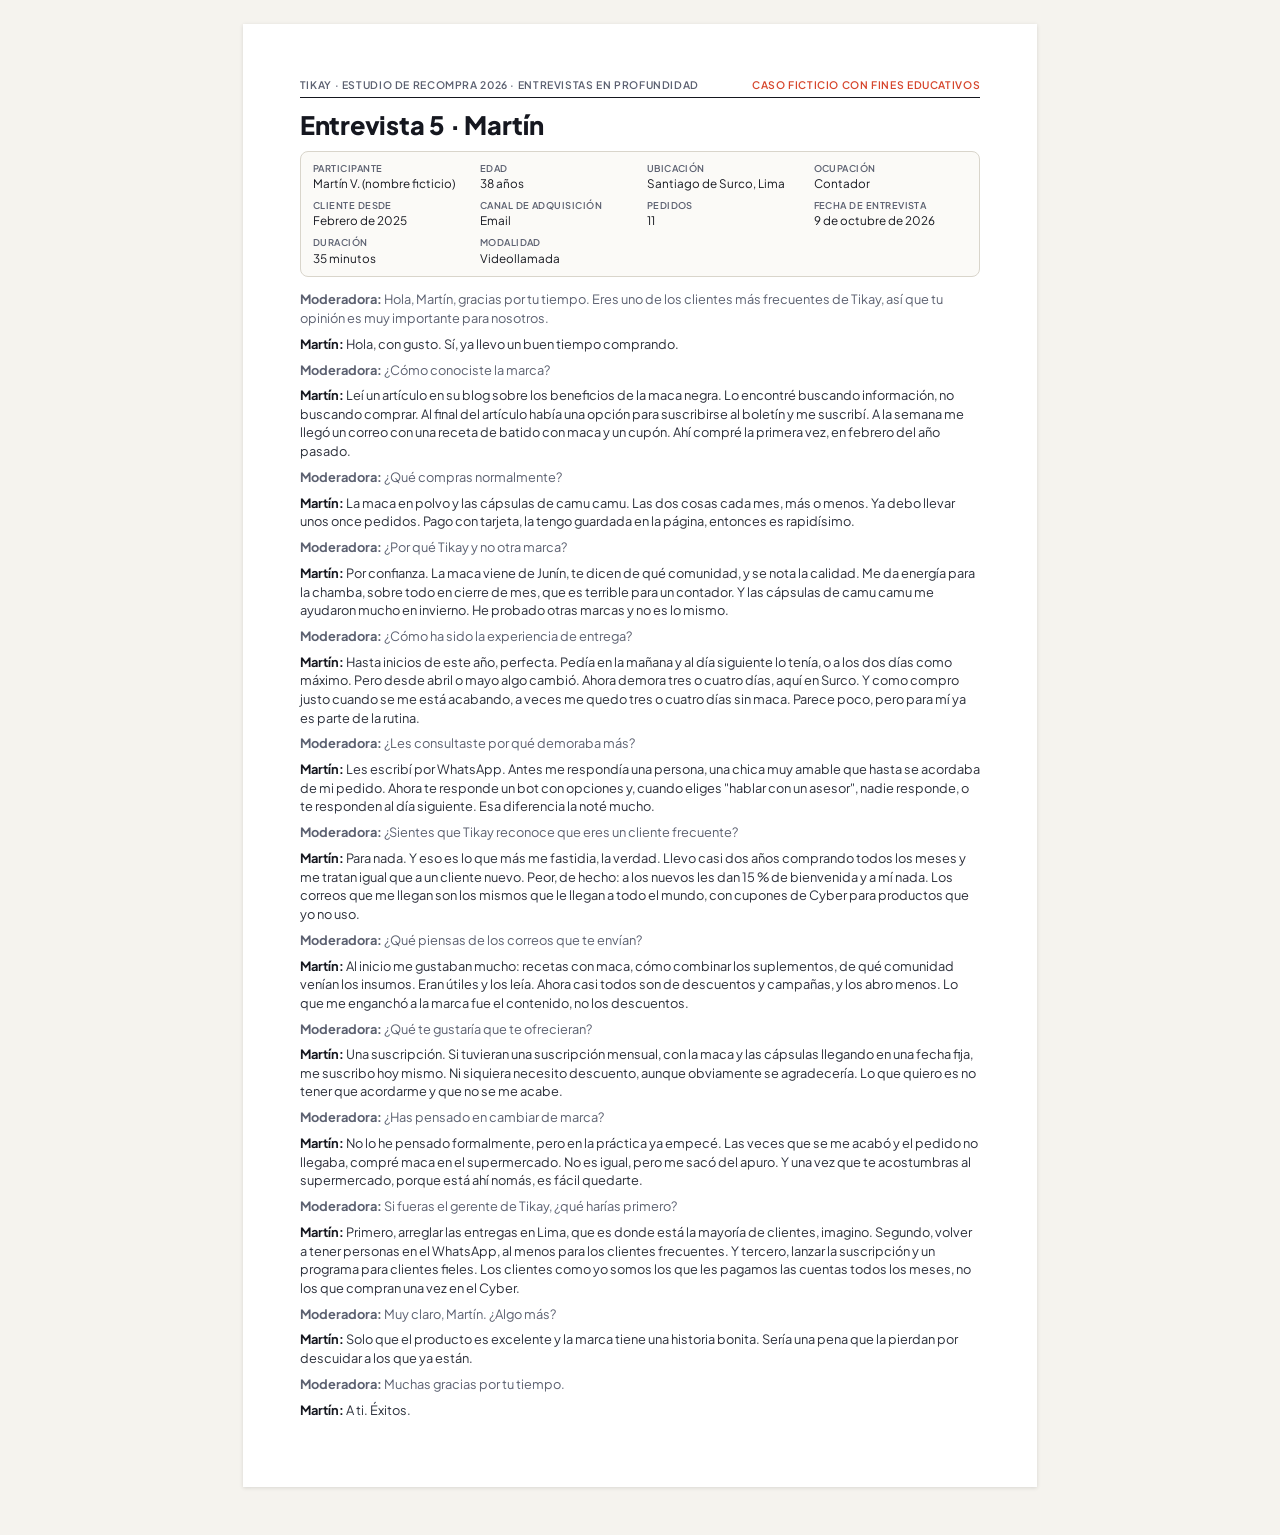
<file: construccion/entrevistas/E5_Martin_Lima.html>
<!doctype html>
<html lang="es">
<head>
<meta charset="utf-8">
<title>Entrevista 5 · Martín</title>
<link rel="stylesheet" href="../../plantillas/documento.css">
</head>
<body>
<div class="hoja">
  <div class="cabecera"><span>Tikay · Estudio de recompra 2026 · Entrevistas en profundidad</span><span class="ficticio">Caso ficticio con fines educativos</span></div>
  <h1>Entrevista 5 · Martín</h1>
  <div class="ficha-participante">
    <div><span>Participante</span>Martín V. (nombre ficticio)</div>
    <div><span>Edad</span>38 años</div>
    <div><span>Ubicación</span>Santiago de Surco, Lima</div>
    <div><span>Ocupación</span>Contador</div>
    <div><span>Cliente desde</span>Febrero de 2025</div>
    <div><span>Canal de adquisición</span>Email</div>
    <div><span>Pedidos</span>11</div>
    <div><span>Fecha de entrevista</span>9 de octubre de 2026</div>
    <div><span>Duración</span>35 minutos</div>
    <div><span>Modalidad</span>Videollamada</div>
  </div>
  <div class="transcripcion">
    <p class="moderadora"><span class="hablante">Moderadora:</span> Hola, Martín, gracias por tu tiempo. Eres uno de los clientes más frecuentes de Tikay, así que tu opinión es muy importante para nosotros.</p>
    <p class="cliente"><span class="hablante">Martín:</span> Hola, con gusto. Sí, ya llevo un buen tiempo comprando.</p>
    <p class="moderadora"><span class="hablante">Moderadora:</span> ¿Cómo conociste la marca?</p>
    <p class="cliente"><span class="hablante">Martín:</span> Leí un artículo en su blog sobre los beneficios de la maca negra. Lo encontré buscando información, no buscando comprar. Al final del artículo había una opción para suscribirse al boletín y me suscribí. A la semana me llegó un correo con una receta de batido con maca y un cupón. Ahí compré la primera vez, en febrero del año pasado.</p>
    <p class="moderadora"><span class="hablante">Moderadora:</span> ¿Qué compras normalmente?</p>
    <p class="cliente"><span class="hablante">Martín:</span> La maca en polvo y las cápsulas de camu camu. Las dos cosas cada mes, más o menos. Ya debo llevar unos once pedidos. Pago con tarjeta, la tengo guardada en la página, entonces es rapidísimo.</p>
    <p class="moderadora"><span class="hablante">Moderadora:</span> ¿Por qué Tikay y no otra marca?</p>
    <p class="cliente"><span class="hablante">Martín:</span> Por confianza. La maca viene de Junín, te dicen de qué comunidad, y se nota la calidad. Me da energía para la chamba, sobre todo en cierre de mes, que es terrible para un contador. Y las cápsulas de camu camu me ayudaron mucho en invierno. He probado otras marcas y no es lo mismo.</p>
    <p class="moderadora"><span class="hablante">Moderadora:</span> ¿Cómo ha sido la experiencia de entrega?</p>
    <p class="cliente"><span class="hablante">Martín:</span> Hasta inicios de este año, perfecta. Pedía en la mañana y al día siguiente lo tenía, o a los dos días como máximo. Pero desde abril o mayo algo cambió. Ahora demora tres o cuatro días, aquí en Surco. Y como compro justo cuando se me está acabando, a veces me quedo tres o cuatro días sin maca. Parece poco, pero para mí ya es parte de la rutina.</p>
    <p class="moderadora"><span class="hablante">Moderadora:</span> ¿Les consultaste por qué demoraba más?</p>
    <p class="cliente"><span class="hablante">Martín:</span> Les escribí por WhatsApp. Antes me respondía una persona, una chica muy amable que hasta se acordaba de mi pedido. Ahora te responde un bot con opciones y, cuando eliges &quot;hablar con un asesor&quot;, nadie responde, o te responden al día siguiente. Esa diferencia la noté mucho.</p>
    <p class="moderadora"><span class="hablante">Moderadora:</span> ¿Sientes que Tikay reconoce que eres un cliente frecuente?</p>
    <p class="cliente"><span class="hablante">Martín:</span> Para nada. Y eso es lo que más me fastidia, la verdad. Llevo casi dos años comprando todos los meses y me tratan igual que a un cliente nuevo. Peor, de hecho: a los nuevos les dan 15 % de bienvenida y a mí nada. Los correos que me llegan son los mismos que le llegan a todo el mundo, con cupones de Cyber para productos que yo no uso.</p>
    <p class="moderadora"><span class="hablante">Moderadora:</span> ¿Qué piensas de los correos que te envían?</p>
    <p class="cliente"><span class="hablante">Martín:</span> Al inicio me gustaban mucho: recetas con maca, cómo combinar los suplementos, de qué comunidad venían los insumos. Eran útiles y los leía. Ahora casi todos son de descuentos y campañas, y los abro menos. Lo que me enganchó a la marca fue el contenido, no los descuentos.</p>
    <p class="moderadora"><span class="hablante">Moderadora:</span> ¿Qué te gustaría que te ofrecieran?</p>
    <p class="cliente"><span class="hablante">Martín:</span> Una suscripción. Si tuvieran una suscripción mensual, con la maca y las cápsulas llegando en una fecha fija, me suscribo hoy mismo. Ni siquiera necesito descuento, aunque obviamente se agradecería. Lo que quiero es no tener que acordarme y que no se me acabe.</p>
    <p class="moderadora"><span class="hablante">Moderadora:</span> ¿Has pensado en cambiar de marca?</p>
    <p class="cliente"><span class="hablante">Martín:</span> No lo he pensado formalmente, pero en la práctica ya empecé. Las veces que se me acabó y el pedido no llegaba, compré maca en el supermercado. No es igual, pero me sacó del apuro. Y una vez que te acostumbras al supermercado, porque está ahí nomás, es fácil quedarte.</p>
    <p class="moderadora"><span class="hablante">Moderadora:</span> Si fueras el gerente de Tikay, ¿qué harías primero?</p>
    <p class="cliente"><span class="hablante">Martín:</span> Primero, arreglar las entregas en Lima, que es donde está la mayoría de clientes, imagino. Segundo, volver a tener personas en el WhatsApp, al menos para los clientes frecuentes. Y tercero, lanzar la suscripción y un programa para clientes fieles. Los clientes como yo somos los que les pagamos las cuentas todos los meses, no los que compran una vez en el Cyber.</p>
    <p class="moderadora"><span class="hablante">Moderadora:</span> Muy claro, Martín. ¿Algo más?</p>
    <p class="cliente"><span class="hablante">Martín:</span> Solo que el producto es excelente y la marca tiene una historia bonita. Sería una pena que la pierdan por descuidar a los que ya están.</p>
    <p class="moderadora"><span class="hablante">Moderadora:</span> Muchas gracias por tu tiempo.</p>
    <p class="cliente"><span class="hablante">Martín:</span> A ti. Éxitos.</p>
  </div>
</div>
</body>
</html>
</file>
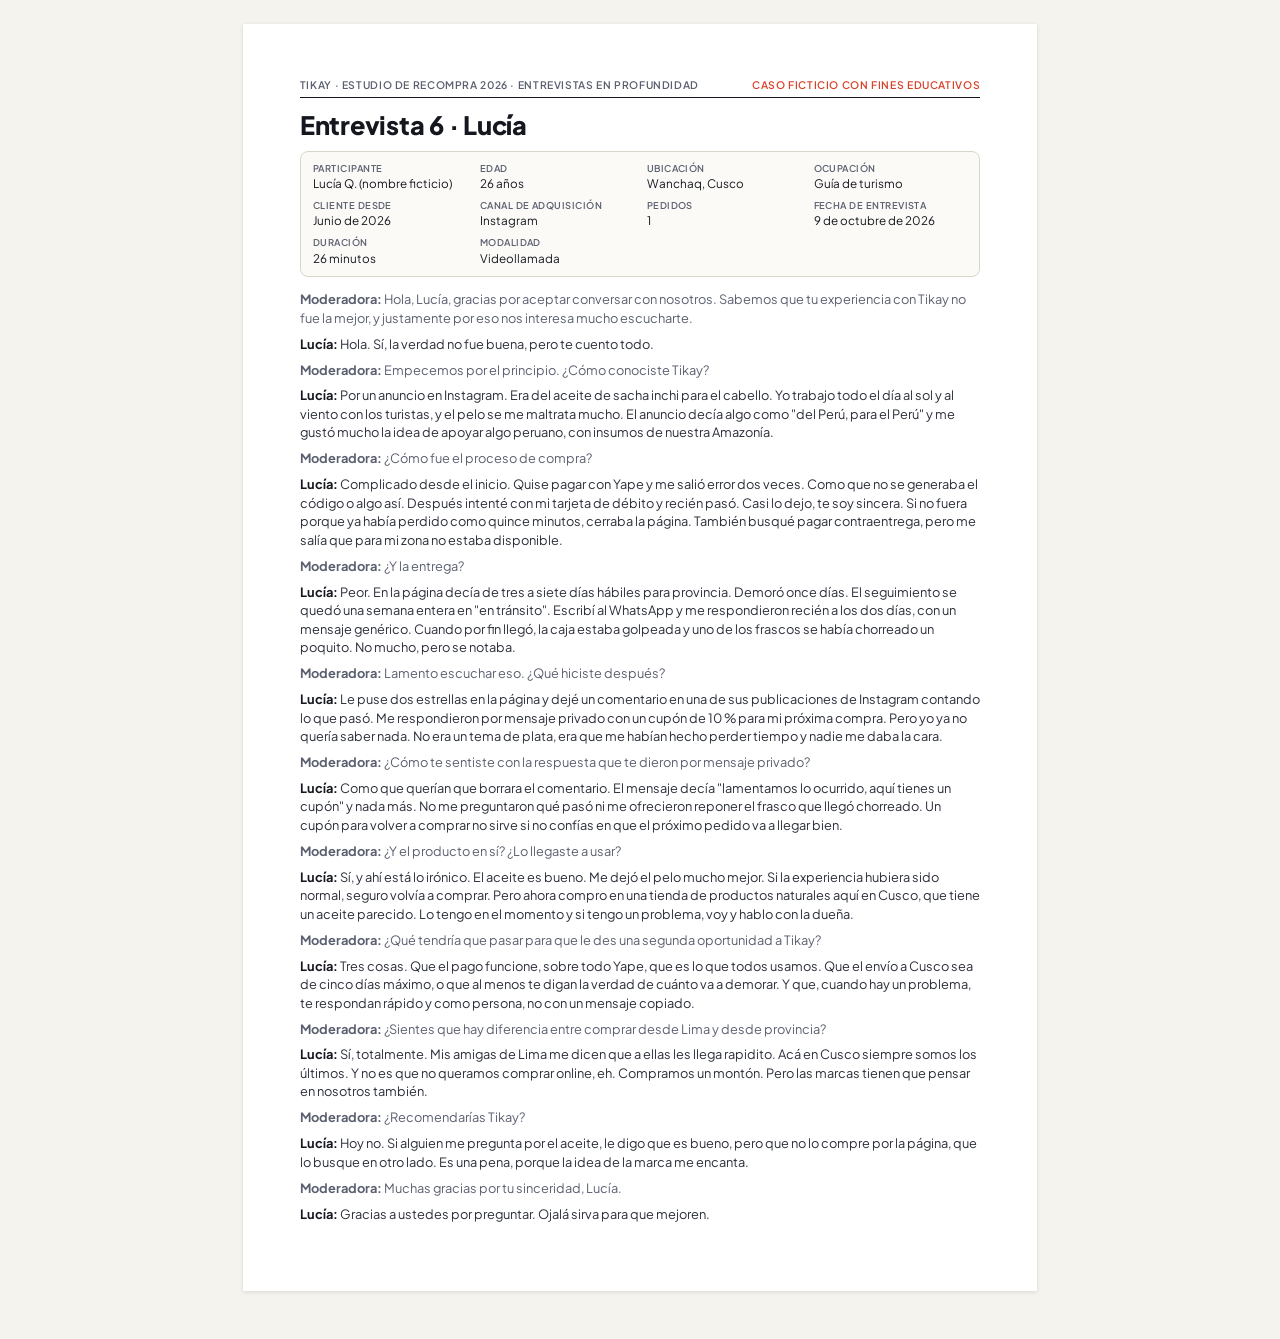
<file: construccion/entrevistas/E6_Lucia_Cusco.html>
<!doctype html>
<html lang="es">
<head>
<meta charset="utf-8">
<title>Entrevista 6 · Lucía</title>
<link rel="stylesheet" href="../../plantillas/documento.css">
</head>
<body>
<div class="hoja">
  <div class="cabecera"><span>Tikay · Estudio de recompra 2026 · Entrevistas en profundidad</span><span class="ficticio">Caso ficticio con fines educativos</span></div>
  <h1>Entrevista 6 · Lucía</h1>
  <div class="ficha-participante">
    <div><span>Participante</span>Lucía Q. (nombre ficticio)</div>
    <div><span>Edad</span>26 años</div>
    <div><span>Ubicación</span>Wanchaq, Cusco</div>
    <div><span>Ocupación</span>Guía de turismo</div>
    <div><span>Cliente desde</span>Junio de 2026</div>
    <div><span>Canal de adquisición</span>Instagram</div>
    <div><span>Pedidos</span>1</div>
    <div><span>Fecha de entrevista</span>9 de octubre de 2026</div>
    <div><span>Duración</span>26 minutos</div>
    <div><span>Modalidad</span>Videollamada</div>
  </div>
  <div class="transcripcion">
    <p class="moderadora"><span class="hablante">Moderadora:</span> Hola, Lucía, gracias por aceptar conversar con nosotros. Sabemos que tu experiencia con Tikay no fue la mejor, y justamente por eso nos interesa mucho escucharte.</p>
    <p class="cliente"><span class="hablante">Lucía:</span> Hola. Sí, la verdad no fue buena, pero te cuento todo.</p>
    <p class="moderadora"><span class="hablante">Moderadora:</span> Empecemos por el principio. ¿Cómo conociste Tikay?</p>
    <p class="cliente"><span class="hablante">Lucía:</span> Por un anuncio en Instagram. Era del aceite de sacha inchi para el cabello. Yo trabajo todo el día al sol y al viento con los turistas, y el pelo se me maltrata mucho. El anuncio decía algo como &quot;del Perú, para el Perú&quot; y me gustó mucho la idea de apoyar algo peruano, con insumos de nuestra Amazonía.</p>
    <p class="moderadora"><span class="hablante">Moderadora:</span> ¿Cómo fue el proceso de compra?</p>
    <p class="cliente"><span class="hablante">Lucía:</span> Complicado desde el inicio. Quise pagar con Yape y me salió error dos veces. Como que no se generaba el código o algo así. Después intenté con mi tarjeta de débito y recién pasó. Casi lo dejo, te soy sincera. Si no fuera porque ya había perdido como quince minutos, cerraba la página. También busqué pagar contraentrega, pero me salía que para mi zona no estaba disponible.</p>
    <p class="moderadora"><span class="hablante">Moderadora:</span> ¿Y la entrega?</p>
    <p class="cliente"><span class="hablante">Lucía:</span> Peor. En la página decía de tres a siete días hábiles para provincia. Demoró once días. El seguimiento se quedó una semana entera en &quot;en tránsito&quot;. Escribí al WhatsApp y me respondieron recién a los dos días, con un mensaje genérico. Cuando por fin llegó, la caja estaba golpeada y uno de los frascos se había chorreado un poquito. No mucho, pero se notaba.</p>
    <p class="moderadora"><span class="hablante">Moderadora:</span> Lamento escuchar eso. ¿Qué hiciste después?</p>
    <p class="cliente"><span class="hablante">Lucía:</span> Le puse dos estrellas en la página y dejé un comentario en una de sus publicaciones de Instagram contando lo que pasó. Me respondieron por mensaje privado con un cupón de 10 % para mi próxima compra. Pero yo ya no quería saber nada. No era un tema de plata, era que me habían hecho perder tiempo y nadie me daba la cara.</p>
    <p class="moderadora"><span class="hablante">Moderadora:</span> ¿Cómo te sentiste con la respuesta que te dieron por mensaje privado?</p>
    <p class="cliente"><span class="hablante">Lucía:</span> Como que querían que borrara el comentario. El mensaje decía &quot;lamentamos lo ocurrido, aquí tienes un cupón&quot; y nada más. No me preguntaron qué pasó ni me ofrecieron reponer el frasco que llegó chorreado. Un cupón para volver a comprar no sirve si no confías en que el próximo pedido va a llegar bien.</p>
    <p class="moderadora"><span class="hablante">Moderadora:</span> ¿Y el producto en sí? ¿Lo llegaste a usar?</p>
    <p class="cliente"><span class="hablante">Lucía:</span> Sí, y ahí está lo irónico. El aceite es bueno. Me dejó el pelo mucho mejor. Si la experiencia hubiera sido normal, seguro volvía a comprar. Pero ahora compro en una tienda de productos naturales aquí en Cusco, que tiene un aceite parecido. Lo tengo en el momento y si tengo un problema, voy y hablo con la dueña.</p>
    <p class="moderadora"><span class="hablante">Moderadora:</span> ¿Qué tendría que pasar para que le des una segunda oportunidad a Tikay?</p>
    <p class="cliente"><span class="hablante">Lucía:</span> Tres cosas. Que el pago funcione, sobre todo Yape, que es lo que todos usamos. Que el envío a Cusco sea de cinco días máximo, o que al menos te digan la verdad de cuánto va a demorar. Y que, cuando hay un problema, te respondan rápido y como persona, no con un mensaje copiado.</p>
    <p class="moderadora"><span class="hablante">Moderadora:</span> ¿Sientes que hay diferencia entre comprar desde Lima y desde provincia?</p>
    <p class="cliente"><span class="hablante">Lucía:</span> Sí, totalmente. Mis amigas de Lima me dicen que a ellas les llega rapidito. Acá en Cusco siempre somos los últimos. Y no es que no queramos comprar online, eh. Compramos un montón. Pero las marcas tienen que pensar en nosotros también.</p>
    <p class="moderadora"><span class="hablante">Moderadora:</span> ¿Recomendarías Tikay?</p>
    <p class="cliente"><span class="hablante">Lucía:</span> Hoy no. Si alguien me pregunta por el aceite, le digo que es bueno, pero que no lo compre por la página, que lo busque en otro lado. Es una pena, porque la idea de la marca me encanta.</p>
    <p class="moderadora"><span class="hablante">Moderadora:</span> Muchas gracias por tu sinceridad, Lucía.</p>
    <p class="cliente"><span class="hablante">Lucía:</span> Gracias a ustedes por preguntar. Ojalá sirva para que mejoren.</p>
  </div>
</div>
</body>
</html>
</file>
<file: deck/estilos.css>
/* Deck de la charla 1: escenario fijo de 1920×1080 que se escala a la pantalla. */

@font-face {
  font-family: "Jakarta";
  src: url("fuentes/plus-jakarta-sans.woff2") format("woff2");
  font-weight: 200 800;
  font-display: block;
}
@font-face {
  font-family: "Mono";
  src: url("fuentes/jetbrains-mono.woff2") format("woff2");
  font-weight: 100 800;
  font-display: block;
}

:root {
  --papel: #f5f3ee;
  --superficie: #ffffff;
  --tinta: #15171f;
  --texto: #2b2f3a;
  --suave: #5b6070;
  --tenue: #8a8f9c;
  --linea: #e3dfd6;
  --acento: #3047f0;
  --acento-suave: #e8ebff;
  --caida: #e2522b;
  --caida-suave: #fdebe5;
  --ok: #1f7a55;
  --tk-verde: #2e6a4f;
  --tk-terracota: #d46a43;
  --tk-crema: #f4ebdd;
  /* Un color por letra de CREAR (slides 7 y 8). Validados: blanco encima >= 4.3:1. */
  --crear-c: #3047f0;
  --crear-r1: #d9480f;
  --crear-e: #1f7a55;
  --crear-a: #7b3fe4;
  --crear-r2: #b45309;
  --escala: 1;
}

* { box-sizing: border-box; }

html, body { margin: 0; height: 100%; }

body {
  background: #0d0e12;
  color: var(--texto);
  font-family: "Jakarta", "Segoe UI", sans-serif;
  overflow: hidden;
  -webkit-font-smoothing: antialiased;
}

/* ---------- Escenario y slides ---------- */

#escenario {
  position: absolute;
  left: 50%;
  top: 50%;
  width: 1920px;
  height: 1080px;
  transform: translate(-50%, -50%) scale(var(--escala));
  background: var(--papel);
  overflow: hidden;
}

.slide {
  position: absolute;
  inset: 0;
  padding: 96px 128px 120px;
  display: flex;
  flex-direction: column;
  opacity: 0;
  visibility: hidden;
  font-size: 34px;
  line-height: 1.4;
  color: var(--texto); /* propio, para no heredar el texto claro de la vista de presentador */
}
/* Las transiciones entre slides las hace GSAP; el CSS solo define el estado final. */
.slide.activa, .slide.saliendo {
  opacity: 1;
  visibility: visible;
}
.slide.activa { z-index: 1; }
.slide .notas { display: none; }

.pie-slide {
  position: absolute;
  left: 128px;
  right: 128px;
  bottom: 44px;
  display: flex;
  justify-content: space-between;
  font-size: 20px;
  color: var(--tenue);
  letter-spacing: .02em;
}

.kicker {
  font-size: 24px;
  font-weight: 700;
  letter-spacing: .14em;
  text-transform: uppercase;
  color: var(--acento);
  margin: 0 0 22px;
}
.titulo {
  font-size: 72px;
  line-height: 1.08;
  font-weight: 800;
  letter-spacing: -.02em;
  color: var(--tinta);
  margin: 0 0 44px;
  max-width: 1560px;
}
.titulo em { font-style: normal; color: var(--acento); }
/* Máscara de SplitText: un poco de aire para que no se corten tildes ni descendentes. */
.palabra-mask { padding: .06em 0 .1em; margin: -.06em 0 -.1em; }
.titulo .caida { color: var(--caida); }
.bajada { font-size: 34px; color: var(--suave); margin: -24px 0 44px; max-width: 1400px; }
p { margin: 0 0 18px; }
strong { color: var(--tinta); }
code, .mono { font-family: "Mono", Consolas, monospace; }

.tarjeta {
  background: var(--superficie);
  border: 1.5px solid var(--linea);
  border-radius: 24px;
  padding: 40px 44px;
}
.tarjeta h3 { margin: 0 0 14px; font-size: 34px; color: var(--tinta); }
.tarjeta p { color: var(--suave); font-size: 29px; }

.fila { display: flex; gap: 36px; }
.fila > * { flex: 1; }
.crece { flex: 1; min-height: 0; }

.etiqueta {
  display: inline-block;
  font-size: 22px;
  font-weight: 700;
  letter-spacing: .06em;
  text-transform: uppercase;
  padding: 6px 16px;
  border-radius: 99px;
  background: var(--acento-suave);
  color: var(--acento);
}
.etiqueta.gris { background: #ebe8e1; color: var(--suave); }

.nota-pie { font-size: 21px; color: var(--tenue); margin-top: auto; }

/* Cursor de los textos que se escriben letra por letra. */
.escribiendo::after {
  content: ""; display: inline-block; width: .5ch; height: 1em; margin-left: 6px; vertical-align: -.12em;
  background: var(--acento); animation: parpadeo 1s steps(1) infinite;
}
@keyframes parpadeo { 50% { opacity: 0; } }

/* ---------- 1. Portada ---------- */

.portada { justify-content: center; }
.portada .titulo { font-size: 116px; max-width: 1280px; margin-bottom: 28px; }
.portada .bajada { font-size: 40px; margin: 0 0 80px; }
.portada .autor { font-size: 30px; color: var(--texto); line-height: 1.5; }
.portada .autor strong { font-size: 36px; }
.portada .caso {
  position: absolute; right: 128px; bottom: 96px;
  display: flex; align-items: center; gap: 16px;
  font-size: 24px; color: var(--suave);
}
.portada .caso svg { width: 44px; height: 44px; }
.fondo-orbes { position: absolute; inset: 0; pointer-events: none; overflow: hidden; }
.orbe { position: absolute; border-radius: 50%; filter: blur(70px); opacity: .55; will-change: transform; }
.orbe.uno { width: 760px; height: 760px; right: -140px; top: -200px; background: radial-gradient(circle, #9fb0ff 0%, rgba(159,176,255,0) 70%); }
.orbe.dos { width: 620px; height: 620px; right: 260px; top: 300px; background: radial-gradient(circle, #ffc2ad 0%, rgba(255,194,173,0) 70%); }
.orbe.tres { width: 520px; height: 520px; right: -80px; bottom: -220px; background: radial-gradient(circle, #b8e3cf 0%, rgba(184,227,207,0) 70%); }

/* ---------- 2–3. Quién soy / Así lo uso yo ---------- */

.datos-autor { display: grid; grid-template-columns: 1fr 1fr; gap: 28px; }
.datos-autor .tarjeta { padding: 34px 40px; }
.datos-autor .tarjeta p { margin: 0; font-size: 30px; color: var(--texto); }
.datos-autor .tarjeta span { display: block; font-size: 21px; font-weight: 700; letter-spacing: .08em; text-transform: uppercase; color: var(--tenue); margin-bottom: 10px; }
.frase-par {
  margin-top: 48px; font-size: 40px; font-weight: 700; color: var(--tinta);
  border-left: 8px solid var(--acento); padding-left: 32px;
}

.usos .tarjeta { display: flex; flex-direction: column; }
.usos .tarjeta .etiqueta { align-self: flex-start; margin-bottom: 26px; }
.usos .tarjeta.hoy {
  background: var(--tinta); border-color: var(--tinta);
  transform: translateY(-10px); box-shadow: 0 34px 70px -30px rgba(48, 71, 240, .65);
}
.usos .tarjeta.hoy h3 { color: #fff; }
.usos .tarjeta.hoy p { color: #c9ccd6; }
.usos .tarjeta.hoy .etiqueta { background: var(--acento); color: #fff; }

/* ---------- 4. Tikay ---------- */

.tikay { background: var(--tk-crema); }
.tikay .pie-slide { color: #a39883; }
.tikay-marca { display: flex; align-items: center; gap: 28px; margin-bottom: 30px; }
.tikay-marca svg { width: 120px; height: 120px; }
.tikay-marca .nombre { font-size: 120px; font-weight: 800; letter-spacing: -.03em; color: var(--tk-verde); line-height: 1; }
.tikay .lema { font-size: 40px; color: #4a4336; margin-bottom: 48px; max-width: 1100px; }
.tikay .lema strong { color: var(--tk-verde); }
.insumos { display: flex; gap: 16px; flex-wrap: wrap; margin-bottom: 56px; }
.insumos span { font-size: 26px; font-weight: 600; padding: 10px 24px; border-radius: 99px; background: #fff; color: var(--tk-verde); border: 1.5px solid #e2d6c2; }
.tikay-cifras { display: grid; grid-template-columns: repeat(4, 1fr); gap: 28px; }
.tikay-cifras div { background: #fff; border-radius: 22px; padding: 30px 34px; border: 1.5px solid #e9dfcd; }
.tikay-cifras b { display: block; font-size: 60px; font-weight: 800; color: var(--tk-verde); letter-spacing: -.02em; line-height: 1.1; }
.tikay-cifras span { font-size: 24px; color: #6b6253; }
.ficticio {
  position: absolute; right: 128px; top: 96px;
  font-size: 22px; font-weight: 700; letter-spacing: .08em; text-transform: uppercase;
  color: var(--tk-terracota); border: 2px solid var(--tk-terracota); border-radius: 99px; padding: 8px 20px;
}

/* ---------- 5. El problema ---------- */

.problema .titulo { font-size: 62px; margin-bottom: 36px; }
.graficos { display: grid; grid-template-columns: 1fr 1fr; gap: 36px; flex: 1; min-height: 0; }
.grafico { display: flex; flex-direction: column; padding: 32px 36px 24px; }
.grafico h3 { margin: 0; font-size: 30px; }
.cabecera-grafico { display: flex; justify-content: space-between; align-items: center; gap: 20px; }
.indicador {
  font-size: 30px; font-weight: 800; line-height: 1; color: #fff; background: var(--acento);
  border-radius: 99px; padding: 10px 20px; font-variant-numeric: tabular-nums;
}
.indicador.baja { background: var(--caida); }
.grafico .unidad { font-size: 22px; color: var(--suave); margin: 4px 0 8px; }
.grafico .lienzo { position: relative; flex: 1; min-height: 0; }
.problema .por-que {
  position: absolute; right: 128px; top: 96px;
  font-size: 30px; font-weight: 800; color: #fff; background: var(--tinta);
  border-radius: 99px; padding: 16px 34px;
}

/* ---------- 6. Proceso ---------- */

.pasos { position: relative; display: grid; grid-template-columns: repeat(3, 1fr); gap: 36px; margin-top: 12px; }
/* Va del centro del círculo 1 al del 3: 2 columnas + 2 espacios = 2/3 del ancho + 24px. */
.pasos .conector { position: absolute; left: 60px; top: 58px; width: calc(66.667% + 24px); height: 4px; z-index: 0; }
.conector-avance, .conector-pendiente { position: absolute; top: 0; height: 100%; width: 50%; transform-origin: left center; }
.conector-avance { left: 0; background: var(--acento); }
.conector-pendiente { left: 50%; background: repeating-linear-gradient(90deg, #b9b5ab 0 14px, transparent 14px 26px); }
.paso { position: relative; z-index: 1; }
.paso .numero {
  width: 120px; height: 120px; border-radius: 50%; display: grid; place-items: center;
  background: var(--tinta); color: #fff; font-size: 44px; font-weight: 800; margin-bottom: 30px;
  box-shadow: 0 0 0 10px var(--papel);
}
.paso.despues .numero { background: #cfccc4; }
.paso h3 { font-size: 38px; margin: 0 0 10px; color: var(--tinta); }
.paso .pregunta { font-size: 30px; color: var(--suave); margin-bottom: 22px; }
.paso .herramienta { font-size: 28px; font-weight: 700; color: var(--acento); margin-bottom: 18px; }
.paso.despues .herramienta { color: var(--suave); }
.mensaje-clave { margin-top: auto; font-size: 38px; font-weight: 700; color: var(--tinta); }
.mensaje-clave span { color: var(--acento); }

/* ---------- 7. CREAR ---------- */

.letras { display: grid; grid-template-columns: repeat(5, 1fr); gap: 24px; margin-top: 8px; }
.letra, .parte { --color: var(--tinta); }
.letra.c, .parte.c { --color: var(--crear-c); }
.letra.r1, .parte.r1 { --color: var(--crear-r1); }
.letra.e, .parte.e { --color: var(--crear-e); }
.letra.a, .parte.a { --color: var(--crear-a); }
.letra.r2, .parte.r2 { --color: var(--crear-r2); }
.letra { position: relative; background: var(--superficie); border: 1.5px solid var(--linea); border-radius: 24px; padding: 34px 30px 36px; }
.letra b {
  display: grid; place-items: center; width: 116px; height: 116px; border-radius: 22px;
  background: var(--color); color: #fff; font-size: 72px; font-weight: 800; margin-bottom: 28px;
}
.letra.clave { border-color: transparent; box-shadow: 0 0 0 4px var(--color); }
.letra .marca {
  position: absolute; top: -20px; left: 28px; white-space: nowrap;
  font-size: 20px; font-weight: 800; letter-spacing: .02em; line-height: 1;
  color: #fff; background: var(--color); border-radius: 99px; padding: 9px 16px;
}
/* Estado inicial de la slide 7: solo las 5 letras, grandes, deletreando la palabra. */
.letras.armando .letra {
  display: flex; align-items: center; justify-content: center; min-height: 470px;
  background: transparent; border-color: transparent; box-shadow: none;
}
.letras.armando .letra h3, .letras.armando .letra p, .letras.armando .marca { display: none; }
.letras.armando .letra b { width: 236px; height: 236px; border-radius: 44px; font-size: 150px; margin: 0; }
.letra h3 { margin: 0 0 12px; font-size: 34px; color: var(--tinta); }
.letra p { font-size: 26px; color: var(--suave); margin: 0; line-height: 1.35; }

/* ---------- 8. Demo ---------- */

.demo { display: grid; grid-template-columns: 1fr 1.55fr; gap: 36px; flex: 1; min-height: 0; }
.demo .tarjeta { display: flex; flex-direction: column; }
.demo .etiqueta { align-self: flex-start; margin-bottom: 24px; }
.prompt {
  font-family: "Mono", Consolas, monospace; font-size: 25px; line-height: 1.5; color: var(--tinta);
}
.prompt.vago { font-size: 32px; color: var(--suave); }
.prompt .parte { display: block; margin-bottom: 10px; }
.prompt .parte i {
  font-style: normal; font-family: "Jakarta", sans-serif; font-weight: 800; font-size: 20px;
  display: inline-block; min-width: 36px; text-align: center; padding: 2px 8px; margin-right: 12px;
  border-radius: 8px; background: var(--color); color: #fff; vertical-align: 3px;
}
.resultado { margin-top: auto; font-size: 26px; color: var(--suave); border-top: 1.5px solid var(--linea); padding-top: 22px; }
.resultado b { color: var(--caida); }
.demo .mejor .resultado b { color: var(--ok); }

/* ---------- Prácticas y cronómetros ---------- */

.practica { display: grid; grid-template-columns: 1.45fr 1fr; gap: 44px; flex: 1; min-height: 0; }
.lista-pasos { list-style: none; padding: 0; margin: 0; counter-reset: paso; }
.lista-pasos li { counter-increment: paso; position: relative; padding-left: 78px; margin-bottom: 26px; font-size: 32px; }
.lista-pasos li::before {
  content: counter(paso); position: absolute; left: 0; top: -2px;
  width: 52px; height: 52px; border-radius: 50%; display: grid; place-items: center;
  background: var(--acento-suave); color: var(--acento); font-weight: 800; font-size: 26px;
}
.lista-pasos code { font-size: .88em; background: #ebe8e1; padding: 2px 10px; border-radius: 8px; }
.columna-lateral { display: flex; flex-direction: column; gap: 28px; }

.cronometro {
  background: var(--tinta); color: #fff; border-radius: 24px; padding: 30px 40px 34px;
  cursor: pointer; user-select: none;
}
.cronometro .tiempo { font-family: "Mono", monospace; font-size: 120px; font-weight: 700; line-height: 1; letter-spacing: -.02em; }
.cronometro .barra { height: 10px; border-radius: 99px; background: #33364a; margin: 22px 0 16px; overflow: hidden; }
.cronometro .barra span {
  display: block; height: 100%; width: 100%; background: var(--acento); border-radius: 99px; transform-origin: left center;
  transition: transform .2s linear, background-color .4s;
}
.cronometro .estado { font-size: 22px; color: #a9adbd; letter-spacing: .04em; }
.cronometro.corriendo .estado { color: #8fa0ff; }
.cronometro.ultimo-minuto .tiempo, .cronometro.ultimo-minuto .estado { color: #ffc861; }
.cronometro.ultimo-minuto .barra span { background: #f0a020; }
.cronometro.terminado { background: var(--caida); animation: latido 1s ease-in-out infinite; }
.cronometro.terminado .barra span { background: #fff; }
.cronometro.terminado .estado { color: #fff; }
@keyframes latido { 50% { transform: scale(1.025); } }

.prompt-grande {
  font-family: "Mono", Consolas, monospace; font-size: 54px; color: var(--tinta);
  background: var(--superficie); border: 1.5px solid var(--linea); border-left: 12px solid #a3a8b5;
  border-radius: 24px; padding: 48px 56px; margin-bottom: 40px;
}

.preguntas-notebook { display: grid; grid-template-columns: 1fr 1fr; gap: 18px; margin-top: 8px; }
.preguntas-notebook div { background: var(--superficie); border: 1.5px solid var(--linea); border-radius: 18px; padding: 20px 24px; font-size: 25px; color: var(--suave); line-height: 1.3; }
.preguntas-notebook b { color: var(--tinta); margin-right: 8px; }

.chequeo { list-style: none; padding: 0; margin: 0 0 28px; }
.chequeo li { position: relative; padding-left: 70px; margin-bottom: 22px; font-size: 32px; }
.chequeo li::before {
  content: ""; position: absolute; left: 0; top: 4px; width: 42px; height: 42px;
  border: 3px solid var(--acento); border-radius: 10px;
}
.veredictos { display: flex; gap: 18px; font-size: 26px; }
.veredictos span { background: var(--superficie); border: 1.5px solid var(--linea); border-radius: 14px; padding: 12px 20px; font-weight: 600; }
.veredictos .si { background: #e6f3ec; border-color: #b9dcc9; color: #145c3f; }
.veredictos .parcial { background: #fdf3dc; border-color: #efd69b; color: #7a5200; }
.veredictos .no { background: var(--caida-suave); border-color: #f4c3b3; color: #a8361a; }

.plantillas { display: grid; grid-template-columns: 1fr 1fr; gap: 32px; }
.plantilla p { font-size: 32px; line-height: 1.6; color: var(--suave); margin: 0; }
.plantilla p b { color: var(--tinta); }
.plantilla .linea { display: block; }
.ejemplo { margin-top: 30px; font-size: 25px; color: var(--suave); }
.ejemplo i { color: var(--texto); }

/* ---------- 14. Cierre ---------- */

.cierre { display: grid; grid-template-columns: 1.15fr 1fr; gap: 56px; flex: 1; min-height: 0; }
.ideas { list-style: none; padding: 0; margin: 0; }
.ideas li { display: flex; gap: 28px; align-items: baseline; margin-bottom: 34px; font-size: 34px; color: var(--tinta); font-weight: 600; }
.ideas li b { font-size: 60px; font-weight: 800; color: var(--acento); min-width: 50px; }
.ideas li span { display: block; font-size: 26px; font-weight: 400; color: var(--suave); }
.qrs { display: grid; grid-template-columns: 1fr 1fr; gap: 28px; }
.qr { background: var(--superficie); border: 1.5px solid var(--linea); border-radius: 24px; padding: 28px; text-align: center; }
.qr .codigo { width: 100%; aspect-ratio: 1; display: grid; place-items: center; }
.qr .codigo svg { width: 100%; height: 100%; }
.qr h3 { margin: 18px 0 2px; font-size: 28px; color: var(--tinta); }
.qr p { margin: 0; font-size: 21px; color: var(--suave); overflow-wrap: anywhere; }
.qr p.url { font-size: 19px; color: var(--texto); }
.qr-pendiente {
  width: 100%; height: 100%; display: grid; place-content: center; gap: 10px;
  border: 3px dashed var(--caida); border-radius: 16px; color: var(--caida); font-size: 22px; font-weight: 700;
}
.qr-pendiente code { font-size: 18px; font-weight: 400; }
.extra { margin-top: 26px; font-size: 25px; color: var(--suave); }
.extra strong { color: var(--tinta); }
.siguiente { margin-top: 18px; background: var(--acento-suave); border-radius: 18px; padding: 22px 28px; font-size: 26px; color: var(--tinta); }
.siguiente b { color: var(--acento); }

/* ---------- Interfaz del proyector ---------- */

#progreso { position: fixed; left: 0; right: 0; bottom: 0; height: 5px; background: rgba(255,255,255,.08); z-index: 5; }
#progreso span { display: block; height: 100%; width: 0; background: var(--acento); transition: width .35s ease; }
#negro { position: fixed; inset: 0; background: #000; z-index: 10; }
#negro[hidden] { display: none; }
#ayuda {
  position: fixed; left: 50%; bottom: 28px; transform: translateX(-50%); z-index: 6;
  background: rgba(13,14,18,.86); color: #e9eaf0; font-size: 14px; padding: 10px 18px; border-radius: 10px;
  transition: opacity .6s; pointer-events: none;
}
#ayuda.oculta { opacity: 0; }
#ayuda kbd { font-family: "Mono", monospace; background: #2a2d3a; border-radius: 4px; padding: 1px 6px; }

/* ---------- Vista de presentador ---------- */

.modo-presentador body { overflow: hidden; color: #e9eaf0; }
.modo-presentador #progreso, .modo-presentador #ayuda, .modo-presentador #negro { display: none; }
.pres-controles button[aria-pressed="true"] { background: var(--caida); border-color: var(--caida); }
#presentador {
  position: fixed; inset: 0; display: grid; gap: 14px; padding: 14px;
  grid-template-columns: 1.6fr 1fr; grid-template-rows: auto 1fr auto;
  font-family: "Jakarta", sans-serif;
}
.pres-cabecera { grid-column: 1 / -1; display: flex; align-items: baseline; gap: 28px; flex-wrap: wrap; }
.pres-cabecera .pres-titulo { font-size: 22px; font-weight: 700; flex: 1; }
.pres-cabecera .dato { font-size: 15px; color: #9ea3b5; }
.pres-cabecera .dato b { display: block; font-size: 28px; color: #fff; font-family: "Mono", monospace; }
.pres-cabecera .dato.atrasado b { color: #ff8a6b; }
.pres-cabecera .dato.adelantado b { color: #7fd1a9; }
.pres-actual { position: relative; border-radius: 10px; overflow: hidden; background: #000; min-height: 0; }
.pres-actual #escenario { position: absolute; }
.pres-lateral { display: flex; flex-direction: column; gap: 14px; min-height: 0; }
.pres-siguiente { flex: none; }
.pres-siguiente small, .pres-notas small { display: block; font-size: 13px; letter-spacing: .08em; text-transform: uppercase; color: #8a8f9c; margin-bottom: 6px; }
.pres-siguiente small.pendiente { color: #ffc861; }
.pres-miniatura { position: relative; width: 100%; aspect-ratio: 16 / 9; border-radius: 8px; overflow: hidden; background: var(--papel); }
.pres-miniatura .mini { position: absolute; left: 0; top: 0; width: 1920px; height: 1080px; transform-origin: 0 0; background: var(--papel); }
.pres-miniatura .mini .slide { opacity: 1; visibility: visible; transition: none; }
.pres-notas { flex: 1; min-height: 0; overflow: auto; background: #181a22; border-radius: 10px; padding: 16px 20px; }
.pres-notas ul { margin: 0; padding-left: 20px; }
.pres-notas li { font-size: 19px; line-height: 1.45; margin-bottom: 10px; color: #e3e5ec; }
.pres-notas li strong { color: #fff; }
.pres-controles { grid-column: 1 / -1; display: flex; gap: 10px; flex-wrap: wrap; }
.pres-controles button {
  font: 600 15px "Jakarta", sans-serif; color: #e9eaf0; background: #232633; border: 1px solid #343849;
  border-radius: 8px; padding: 9px 16px; cursor: pointer;
}
.pres-controles button:hover { background: #2d3142; }
.pres-controles kbd { font-family: "Mono", monospace; color: #8fa0ff; margin-left: 6px; }

/* ---------- Impresión (una slide por página) ---------- */

@page { size: 1920px 1080px; margin: 0; }

@media print {
  html, body { height: auto; overflow: visible; background: var(--papel); }
  #escenario { position: static; transform: none; width: 1920px; height: auto; overflow: visible; }
  .slide { position: relative; width: 1920px; height: 1080px; opacity: 1; visibility: visible; transition: none; break-after: page; overflow: hidden; }
  .slide:last-child { break-after: auto; }
  #progreso, #negro, #ayuda, #presentador { display: none !important; }
  .cronometro.terminado { animation: none; background: var(--tinta); }
}
.modo-impresion body { height: auto; overflow: visible; background: var(--papel); }
.modo-impresion #escenario { position: static; transform: none; width: 1920px; height: auto; overflow: visible; }
.modo-impresion .slide { position: relative; width: 1920px; height: 1080px; opacity: 1; visibility: visible; transition: none; break-after: page; }
.modo-impresion #progreso, .modo-impresion #ayuda { display: none; }
.modo-impresion .cronometro .estado { visibility: hidden; }

@media (prefers-reduced-motion: reduce) {
  .cronometro.terminado, .escribiendo::after { animation: none; }
  .cronometro .barra span { transition: none; }
}
</file>
<file: plan_b/deck_v1/estilos.css>
/* Deck de la charla 1: escenario fijo de 1920×1080 que se escala a la pantalla. */

@font-face {
  font-family: "Jakarta";
  src: url("fuentes/plus-jakarta-sans.woff2") format("woff2");
  font-weight: 200 800;
  font-display: block;
}
@font-face {
  font-family: "Mono";
  src: url("fuentes/jetbrains-mono.woff2") format("woff2");
  font-weight: 100 800;
  font-display: block;
}

:root {
  --papel: #f5f3ee;
  --superficie: #ffffff;
  --tinta: #15171f;
  --texto: #2b2f3a;
  --suave: #5b6070;
  --tenue: #8a8f9c;
  --linea: #e3dfd6;
  --acento: #3047f0;
  --acento-suave: #e8ebff;
  --caida: #e2522b;
  --caida-suave: #fdebe5;
  --ok: #1f7a55;
  --tk-verde: #2e6a4f;
  --tk-terracota: #d46a43;
  --tk-crema: #f4ebdd;
  --escala: 1;
}

* { box-sizing: border-box; }

html, body { margin: 0; height: 100%; }

body {
  background: #0d0e12;
  color: var(--texto);
  font-family: "Jakarta", "Segoe UI", sans-serif;
  overflow: hidden;
  -webkit-font-smoothing: antialiased;
}

/* ---------- Escenario y slides ---------- */

#escenario {
  position: absolute;
  left: 50%;
  top: 50%;
  width: 1920px;
  height: 1080px;
  transform: translate(-50%, -50%) scale(var(--escala));
  background: var(--papel);
  overflow: hidden;
}

.slide {
  position: absolute;
  inset: 0;
  padding: 96px 128px 120px;
  display: flex;
  flex-direction: column;
  opacity: 0;
  visibility: hidden;
  transition: opacity .35s ease, visibility 0s linear .35s;
  font-size: 34px;
  line-height: 1.4;
  color: var(--texto); /* propio, para no heredar el texto claro de la vista de presentador */
}
.slide.activa {
  opacity: 1;
  visibility: visible;
  transition: opacity .35s ease, visibility 0s;
}
.slide .notas { display: none; }

.pie-slide {
  position: absolute;
  left: 128px;
  right: 128px;
  bottom: 44px;
  display: flex;
  justify-content: space-between;
  font-size: 20px;
  color: var(--tenue);
  letter-spacing: .02em;
}

.kicker {
  font-size: 24px;
  font-weight: 700;
  letter-spacing: .14em;
  text-transform: uppercase;
  color: var(--acento);
  margin: 0 0 22px;
}
.titulo {
  font-size: 72px;
  line-height: 1.08;
  font-weight: 800;
  letter-spacing: -.02em;
  color: var(--tinta);
  margin: 0 0 44px;
  max-width: 1560px;
}
.titulo em { font-style: normal; color: var(--acento); }
.titulo .caida { color: var(--caida); }
.bajada { font-size: 34px; color: var(--suave); margin: -24px 0 44px; max-width: 1400px; }
p { margin: 0 0 18px; }
strong { color: var(--tinta); }
code, .mono { font-family: "Mono", Consolas, monospace; }

.tarjeta {
  background: var(--superficie);
  border: 1.5px solid var(--linea);
  border-radius: 24px;
  padding: 40px 44px;
}
.tarjeta h3 { margin: 0 0 14px; font-size: 34px; color: var(--tinta); }
.tarjeta p { color: var(--suave); font-size: 29px; }

.fila { display: flex; gap: 36px; }
.fila > * { flex: 1; }
.crece { flex: 1; min-height: 0; }

.etiqueta {
  display: inline-block;
  font-size: 22px;
  font-weight: 700;
  letter-spacing: .06em;
  text-transform: uppercase;
  padding: 6px 16px;
  border-radius: 99px;
  background: var(--acento-suave);
  color: var(--acento);
}
.etiqueta.gris { background: #ebe8e1; color: var(--suave); }

.nota-pie { font-size: 21px; color: var(--tenue); margin-top: auto; }

/* ---------- 1. Portada ---------- */

.portada { justify-content: center; }
.portada .titulo { font-size: 116px; max-width: 1280px; margin-bottom: 28px; }
.portada .bajada { font-size: 40px; margin: 0 0 80px; }
.portada .autor { font-size: 30px; color: var(--texto); line-height: 1.5; }
.portada .autor strong { font-size: 36px; }
.portada .caso {
  position: absolute; right: 128px; bottom: 96px;
  display: flex; align-items: center; gap: 16px;
  font-size: 24px; color: var(--suave);
}
.portada .caso svg { width: 44px; height: 44px; }
.fondo-orbes { position: absolute; inset: 0; pointer-events: none; overflow: hidden; }
.orbe { position: absolute; border-radius: 50%; filter: blur(70px); opacity: .55; }
.orbe.uno { width: 760px; height: 760px; right: -140px; top: -200px; background: radial-gradient(circle, #9fb0ff 0%, rgba(159,176,255,0) 70%); }
.orbe.dos { width: 620px; height: 620px; right: 260px; top: 300px; background: radial-gradient(circle, #ffc2ad 0%, rgba(255,194,173,0) 70%); }
.orbe.tres { width: 520px; height: 520px; right: -80px; bottom: -220px; background: radial-gradient(circle, #b8e3cf 0%, rgba(184,227,207,0) 70%); }

/* ---------- 2–3. Quién soy / Así lo uso yo ---------- */

.datos-autor { display: grid; grid-template-columns: 1fr 1fr; gap: 28px; }
.datos-autor .tarjeta { padding: 34px 40px; }
.datos-autor .tarjeta p { margin: 0; font-size: 30px; color: var(--texto); }
.datos-autor .tarjeta span { display: block; font-size: 21px; font-weight: 700; letter-spacing: .08em; text-transform: uppercase; color: var(--tenue); margin-bottom: 10px; }
.frase-par {
  margin-top: 48px; font-size: 40px; font-weight: 700; color: var(--tinta);
  border-left: 8px solid var(--acento); padding-left: 32px;
}

.usos .tarjeta { display: flex; flex-direction: column; }
.usos .tarjeta .etiqueta { align-self: flex-start; margin-bottom: 26px; }
.usos .tarjeta.hoy { background: var(--tinta); border-color: var(--tinta); }
.usos .tarjeta.hoy h3 { color: #fff; }
.usos .tarjeta.hoy p { color: #c9ccd6; }
.usos .tarjeta.hoy .etiqueta { background: var(--acento); color: #fff; }

/* ---------- 4. Tikay ---------- */

.tikay { background: var(--tk-crema); }
.tikay .pie-slide { color: #a39883; }
.tikay-marca { display: flex; align-items: center; gap: 28px; margin-bottom: 30px; }
.tikay-marca svg { width: 120px; height: 120px; }
.tikay-marca .nombre { font-size: 120px; font-weight: 800; letter-spacing: -.03em; color: var(--tk-verde); line-height: 1; }
.tikay .lema { font-size: 40px; color: #4a4336; margin-bottom: 48px; max-width: 1100px; }
.tikay .lema strong { color: var(--tk-verde); }
.insumos { display: flex; gap: 16px; flex-wrap: wrap; margin-bottom: 56px; }
.insumos span { font-size: 26px; font-weight: 600; padding: 10px 24px; border-radius: 99px; background: #fff; color: var(--tk-verde); border: 1.5px solid #e2d6c2; }
.tikay-cifras { display: grid; grid-template-columns: repeat(4, 1fr); gap: 28px; }
.tikay-cifras div { background: #fff; border-radius: 22px; padding: 30px 34px; border: 1.5px solid #e9dfcd; }
.tikay-cifras b { display: block; font-size: 60px; font-weight: 800; color: var(--tk-verde); letter-spacing: -.02em; line-height: 1.1; }
.tikay-cifras span { font-size: 24px; color: #6b6253; }
.ficticio {
  position: absolute; right: 128px; top: 96px;
  font-size: 22px; font-weight: 700; letter-spacing: .08em; text-transform: uppercase;
  color: var(--tk-terracota); border: 2px solid var(--tk-terracota); border-radius: 99px; padding: 8px 20px;
}

/* ---------- 5. El problema ---------- */

.problema .titulo { font-size: 62px; margin-bottom: 36px; }
.graficos { display: grid; grid-template-columns: 1fr 1fr; gap: 36px; flex: 1; min-height: 0; }
.grafico { display: flex; flex-direction: column; padding: 32px 36px 24px; }
.grafico h3 { margin: 0; font-size: 30px; }
.grafico .unidad { font-size: 22px; color: var(--suave); margin: 4px 0 8px; }
.grafico .lienzo { position: relative; flex: 1; min-height: 0; }
.problema .por-que {
  position: absolute; right: 128px; top: 96px;
  font-size: 30px; font-weight: 800; color: #fff; background: var(--tinta);
  border-radius: 99px; padding: 16px 34px;
}

/* ---------- 6. Proceso ---------- */

.pasos { position: relative; display: grid; grid-template-columns: repeat(3, 1fr); gap: 36px; margin-top: 12px; }
.pasos .conector { position: absolute; left: 60px; right: 60px; top: 60px; height: 4px; background: var(--linea); transform-origin: left center; z-index: 0; }
.paso { position: relative; z-index: 1; }
.paso .numero {
  width: 120px; height: 120px; border-radius: 50%; display: grid; place-items: center;
  background: var(--tinta); color: #fff; font-size: 44px; font-weight: 800; margin-bottom: 30px;
  box-shadow: 0 0 0 10px var(--papel);
}
.paso.despues .numero { background: #cfccc4; }
.paso h3 { font-size: 38px; margin: 0 0 10px; color: var(--tinta); }
.paso .pregunta { font-size: 30px; color: var(--suave); margin-bottom: 22px; }
.paso .herramienta { font-size: 28px; font-weight: 700; color: var(--acento); margin-bottom: 18px; }
.paso.despues .herramienta { color: var(--suave); }
.mensaje-clave { margin-top: auto; font-size: 38px; font-weight: 700; color: var(--tinta); }
.mensaje-clave span { color: var(--acento); }

/* ---------- 7. CREAR ---------- */

.letras { display: grid; grid-template-columns: repeat(5, 1fr); gap: 24px; margin-top: 8px; }
.letra { background: var(--superficie); border: 1.5px solid var(--linea); border-radius: 24px; padding: 34px 30px 36px; }
.letra b {
  display: grid; place-items: center; width: 116px; height: 116px; border-radius: 22px;
  background: var(--tinta); color: #fff; font-size: 72px; font-weight: 800; margin-bottom: 28px;
}
.letra h3 { margin: 0 0 12px; font-size: 34px; color: var(--tinta); }
.letra p { font-size: 26px; color: var(--suave); margin: 0; line-height: 1.35; }

/* ---------- 8. Demo ---------- */

.demo { display: grid; grid-template-columns: 1fr 1.55fr; gap: 36px; flex: 1; min-height: 0; }
.demo .tarjeta { display: flex; flex-direction: column; }
.demo .etiqueta { align-self: flex-start; margin-bottom: 24px; }
.prompt {
  font-family: "Mono", Consolas, monospace; font-size: 25px; line-height: 1.5; color: var(--tinta);
}
.prompt.vago { font-size: 32px; color: var(--suave); }
.prompt .parte { display: block; margin-bottom: 10px; }
.prompt .parte i {
  font-style: normal; font-family: "Jakarta", sans-serif; font-weight: 800; font-size: 20px;
  display: inline-block; min-width: 36px; text-align: center; padding: 2px 8px; margin-right: 12px;
  border-radius: 8px; background: var(--tinta); color: #fff; vertical-align: 3px;
}
.resultado { margin-top: auto; font-size: 26px; color: var(--suave); border-top: 1.5px solid var(--linea); padding-top: 22px; }
.resultado b { color: var(--caida); }
.demo .mejor .resultado b { color: var(--ok); }

/* ---------- Prácticas y cronómetros ---------- */

.practica { display: grid; grid-template-columns: 1.45fr 1fr; gap: 44px; flex: 1; min-height: 0; }
.lista-pasos { list-style: none; padding: 0; margin: 0; counter-reset: paso; }
.lista-pasos li { counter-increment: paso; position: relative; padding-left: 78px; margin-bottom: 26px; font-size: 32px; }
.lista-pasos li::before {
  content: counter(paso); position: absolute; left: 0; top: -2px;
  width: 52px; height: 52px; border-radius: 50%; display: grid; place-items: center;
  background: var(--acento-suave); color: var(--acento); font-weight: 800; font-size: 26px;
}
.lista-pasos code { font-size: .88em; background: #ebe8e1; padding: 2px 10px; border-radius: 8px; }
.columna-lateral { display: flex; flex-direction: column; gap: 28px; }

.cronometro {
  background: var(--tinta); color: #fff; border-radius: 24px; padding: 30px 40px 34px;
  cursor: pointer; user-select: none;
}
.cronometro .tiempo { font-family: "Mono", monospace; font-size: 120px; font-weight: 700; line-height: 1; letter-spacing: -.02em; }
.cronometro .barra { height: 10px; border-radius: 99px; background: #33364a; margin: 22px 0 16px; overflow: hidden; }
.cronometro .barra span { display: block; height: 100%; width: 100%; background: var(--acento); border-radius: 99px; transform-origin: left center; }
.cronometro .estado { font-size: 22px; color: #a9adbd; letter-spacing: .04em; }
.cronometro.corriendo .estado { color: #8fa0ff; }
.cronometro.terminado { background: var(--caida); animation: latido 1s ease-in-out infinite; }
.cronometro.terminado .barra span { background: #fff; }
.cronometro.terminado .estado { color: #fff; }
@keyframes latido { 50% { transform: scale(1.025); } }

.prompt-grande {
  font-family: "Mono", Consolas, monospace; font-size: 54px; color: var(--tinta);
  background: var(--superficie); border: 1.5px solid var(--linea); border-left: 12px solid #a3a8b5;
  border-radius: 24px; padding: 48px 56px; margin-bottom: 40px;
}

.preguntas-notebook { display: grid; grid-template-columns: 1fr 1fr; gap: 18px; margin-top: 8px; }
.preguntas-notebook div { background: var(--superficie); border: 1.5px solid var(--linea); border-radius: 18px; padding: 20px 24px; font-size: 25px; color: var(--suave); line-height: 1.3; }
.preguntas-notebook b { color: var(--tinta); margin-right: 8px; }

.chequeo { list-style: none; padding: 0; margin: 0 0 28px; }
.chequeo li { position: relative; padding-left: 70px; margin-bottom: 22px; font-size: 32px; }
.chequeo li::before {
  content: ""; position: absolute; left: 0; top: 4px; width: 42px; height: 42px;
  border: 3px solid var(--acento); border-radius: 10px;
}
.veredictos { display: flex; gap: 18px; font-size: 26px; }
.veredictos span { background: var(--superficie); border: 1.5px solid var(--linea); border-radius: 14px; padding: 12px 20px; }

.plantillas { display: grid; grid-template-columns: 1fr 1fr; gap: 32px; }
.plantilla p { font-size: 32px; line-height: 1.6; color: var(--suave); margin: 0; }
.plantilla p b { color: var(--tinta); }
.ejemplo { margin-top: 30px; font-size: 25px; color: var(--suave); }
.ejemplo i { color: var(--texto); }

/* ---------- 14. Cierre ---------- */

.cierre { display: grid; grid-template-columns: 1.15fr 1fr; gap: 56px; flex: 1; min-height: 0; }
.ideas { list-style: none; padding: 0; margin: 0; }
.ideas li { display: flex; gap: 28px; align-items: baseline; margin-bottom: 34px; font-size: 34px; color: var(--tinta); font-weight: 600; }
.ideas li b { font-size: 60px; font-weight: 800; color: var(--acento); min-width: 50px; }
.ideas li span { display: block; font-size: 26px; font-weight: 400; color: var(--suave); }
.qrs { display: grid; grid-template-columns: 1fr 1fr; gap: 28px; }
.qr { background: var(--superficie); border: 1.5px solid var(--linea); border-radius: 24px; padding: 28px; text-align: center; }
.qr .codigo { width: 100%; aspect-ratio: 1; display: grid; place-items: center; }
.qr .codigo svg { width: 100%; height: 100%; }
.qr h3 { margin: 18px 0 2px; font-size: 28px; color: var(--tinta); }
.qr p { margin: 0; font-size: 21px; color: var(--suave); overflow-wrap: anywhere; }
.qr p.url { font-size: 19px; color: var(--texto); }
.qr-pendiente {
  width: 100%; height: 100%; display: grid; place-content: center; gap: 10px;
  border: 3px dashed var(--caida); border-radius: 16px; color: var(--caida); font-size: 22px; font-weight: 700;
}
.qr-pendiente code { font-size: 18px; font-weight: 400; }
.extra { margin-top: 26px; font-size: 25px; color: var(--suave); }
.extra strong { color: var(--tinta); }
.siguiente { margin-top: 18px; background: var(--acento-suave); border-radius: 18px; padding: 22px 28px; font-size: 26px; color: var(--tinta); }
.siguiente b { color: var(--acento); }

/* ---------- Interfaz del proyector ---------- */

#progreso { position: fixed; left: 0; right: 0; bottom: 0; height: 5px; background: rgba(255,255,255,.08); z-index: 5; }
#progreso span { display: block; height: 100%; width: 0; background: var(--acento); transition: width .35s ease; }
#negro { position: fixed; inset: 0; background: #000; z-index: 10; }
#negro[hidden] { display: none; }
#ayuda {
  position: fixed; left: 50%; bottom: 28px; transform: translateX(-50%); z-index: 6;
  background: rgba(13,14,18,.86); color: #e9eaf0; font-size: 14px; padding: 10px 18px; border-radius: 10px;
  transition: opacity .6s; pointer-events: none;
}
#ayuda.oculta { opacity: 0; }
#ayuda kbd { font-family: "Mono", monospace; background: #2a2d3a; border-radius: 4px; padding: 1px 6px; }

/* ---------- Vista de presentador ---------- */

.modo-presentador body { overflow: hidden; color: #e9eaf0; }
.modo-presentador #progreso, .modo-presentador #ayuda, .modo-presentador #negro { display: none; }
.pres-controles button[aria-pressed="true"] { background: var(--caida); border-color: var(--caida); }
#presentador {
  position: fixed; inset: 0; display: grid; gap: 14px; padding: 14px;
  grid-template-columns: 1.6fr 1fr; grid-template-rows: auto 1fr auto;
  font-family: "Jakarta", sans-serif;
}
.pres-cabecera { grid-column: 1 / -1; display: flex; align-items: baseline; gap: 28px; flex-wrap: wrap; }
.pres-cabecera .pres-titulo { font-size: 22px; font-weight: 700; flex: 1; }
.pres-cabecera .dato { font-size: 15px; color: #9ea3b5; }
.pres-cabecera .dato b { display: block; font-size: 28px; color: #fff; font-family: "Mono", monospace; }
.pres-cabecera .dato.atrasado b { color: #ff8a6b; }
.pres-cabecera .dato.adelantado b { color: #7fd1a9; }
.pres-actual { position: relative; border-radius: 10px; overflow: hidden; background: #000; min-height: 0; }
.pres-actual #escenario { position: absolute; }
.pres-lateral { display: flex; flex-direction: column; gap: 14px; min-height: 0; }
.pres-siguiente { flex: none; }
.pres-siguiente small, .pres-notas small { display: block; font-size: 13px; letter-spacing: .08em; text-transform: uppercase; color: #8a8f9c; margin-bottom: 6px; }
.pres-miniatura { position: relative; width: 100%; aspect-ratio: 16 / 9; border-radius: 8px; overflow: hidden; background: var(--papel); }
.pres-miniatura .mini { position: absolute; left: 0; top: 0; width: 1920px; height: 1080px; transform-origin: 0 0; background: var(--papel); }
.pres-miniatura .mini .slide { opacity: 1; visibility: visible; transition: none; }
.pres-notas { flex: 1; min-height: 0; overflow: auto; background: #181a22; border-radius: 10px; padding: 16px 20px; }
.pres-notas ul { margin: 0; padding-left: 20px; }
.pres-notas li { font-size: 19px; line-height: 1.45; margin-bottom: 10px; color: #e3e5ec; }
.pres-notas li strong { color: #fff; }
.pres-controles { grid-column: 1 / -1; display: flex; gap: 10px; flex-wrap: wrap; }
.pres-controles button {
  font: 600 15px "Jakarta", sans-serif; color: #e9eaf0; background: #232633; border: 1px solid #343849;
  border-radius: 8px; padding: 9px 16px; cursor: pointer;
}
.pres-controles button:hover { background: #2d3142; }
.pres-controles kbd { font-family: "Mono", monospace; color: #8fa0ff; margin-left: 6px; }

/* ---------- Impresión (una slide por página) ---------- */

@page { size: 1920px 1080px; margin: 0; }

@media print {
  html, body { height: auto; overflow: visible; background: var(--papel); }
  #escenario { position: static; transform: none; width: 1920px; height: auto; overflow: visible; }
  .slide { position: relative; width: 1920px; height: 1080px; opacity: 1; visibility: visible; transition: none; break-after: page; overflow: hidden; }
  .slide:last-child { break-after: auto; }
  #progreso, #negro, #ayuda, #presentador { display: none !important; }
  .cronometro.terminado { animation: none; background: var(--tinta); }
}
.modo-impresion body { height: auto; overflow: visible; background: var(--papel); }
.modo-impresion #escenario { position: static; transform: none; width: 1920px; height: auto; overflow: visible; }
.modo-impresion .slide { position: relative; width: 1920px; height: 1080px; opacity: 1; visibility: visible; transition: none; break-after: page; }
.modo-impresion #progreso, .modo-impresion #ayuda { display: none; }
.modo-impresion .cronometro .estado { visibility: hidden; }

@media (prefers-reduced-motion: reduce) {
  .slide, .slide.activa { transition: none; }
  .cronometro.terminado { animation: none; }
}
</file>
<file: plantillas/documento.css>
/* Plantilla común para los documentos impresos del kit (A4). */

@font-face {
  font-family: "Jakarta";
  src: url("../deck/fuentes/plus-jakarta-sans.woff2") format("woff2");
  font-weight: 200 800;
  font-display: block;
}
@font-face {
  font-family: "Mono";
  src: url("../deck/fuentes/jetbrains-mono.woff2") format("woff2");
  font-weight: 100 800;
  font-display: block;
}

:root {
  --tinta: #15171f;
  --texto: #2b2f3a;
  --suave: #5b6070;
  --linea: #d9d5cb;
  --papel: #ffffff;
  --fondo: #f5f3ee;
  --acento: #2f4bff;
  --acento-suave: #e8ebff;
  --alerta: #d6452b;
  --verde: #1f7a55;
}

@page {
  size: A4;
  margin: 14mm 15mm 16mm;
  @bottom-left {
    content: "Círculo IDM · Charla 1 · Caso Tikay (ficticio)";
    font: 7.5pt "Jakarta", sans-serif;
    color: #8a8f9c;
  }
  @bottom-right {
    content: counter(page) " / " counter(pages);
    font: 7.5pt "Jakarta", sans-serif;
    color: #8a8f9c;
  }
}

* { box-sizing: border-box; }

html { -webkit-print-color-adjust: exact; print-color-adjust: exact; }

body {
  margin: 0;
  background: var(--papel);
  color: var(--texto);
  font: 9.6pt/1.45 "Jakarta", "Segoe UI", sans-serif;
}

@media screen {
  body { background: var(--fondo); padding: 24px 0; }
  .hoja { width: 210mm; margin: 0 auto 24px; padding: 14mm 15mm 16mm; background: var(--papel); box-shadow: 0 1px 4px rgb(0 0 0 / .12); }
}

h1, h2, h3 { color: var(--tinta); margin: 0; line-height: 1.2; }
h1 { font-size: 19pt; font-weight: 800; letter-spacing: -.01em; }
h2 { font-size: 11.5pt; font-weight: 750; margin: 12pt 0 4pt; display: flex; align-items: baseline; gap: 6pt; }
h3 { font-size: 9.8pt; font-weight: 700; margin: 8pt 0 3pt; }
p { margin: 0 0 5pt; }
ul, ol { margin: 0 0 5pt; padding-left: 14pt; }
li { margin-bottom: 2pt; }
strong { color: var(--tinta); font-weight: 700; }
a { color: var(--acento); text-decoration: none; }
code, .mono { font-family: "Mono", Consolas, monospace; font-size: .92em; }

/* Encabezado común */
.cabecera {
  display: flex; justify-content: space-between; align-items: center;
  font-size: 7.8pt; font-weight: 600; letter-spacing: .06em; text-transform: uppercase;
  color: var(--suave); border-bottom: 1.2pt solid var(--tinta); padding-bottom: 4pt; margin-bottom: 9pt;
}
.cabecera .ficticio { color: var(--alerta); }
.subtitulo { font-size: 10.5pt; color: var(--suave); margin: 3pt 0 8pt; }

.min {
  font-size: 7.6pt; font-weight: 600; color: var(--acento); background: var(--acento-suave);
  border-radius: 99pt; padding: 1pt 6pt; letter-spacing: .02em; white-space: nowrap;
}

.caja {
  border: 1pt solid var(--linea); border-radius: 6pt; padding: 6pt 8pt; margin: 6pt 0;
  background: #fbfaf7; break-inside: avoid;
}
.caja.acento { border-color: #c5ccff; background: var(--acento-suave); }

/* Prompts para copiar */
pre.prompt {
  font-family: "Mono", Consolas, monospace; font-size: 8pt; line-height: 1.45;
  white-space: pre-wrap; margin: 4pt 0 6pt; padding: 6pt 8pt;
  background: #f3f4f8; border-left: 2.5pt solid var(--acento); border-radius: 0 4pt 4pt 0;
  color: var(--tinta); break-inside: avoid;
}
pre.prompt.vago { border-left-color: #a3a8b5; color: var(--suave); }

table { width: 100%; border-collapse: collapse; margin: 4pt 0 6pt; font-size: 8.8pt; break-inside: avoid; }
th, td { text-align: left; vertical-align: top; padding: 3.5pt 5pt; border-bottom: .7pt solid var(--linea); }
th { font-size: 7.8pt; text-transform: uppercase; letter-spacing: .05em; color: var(--suave); font-weight: 650; border-bottom-color: var(--tinta); }

.letra {
  display: inline-grid; place-items: center; width: 15pt; height: 15pt; border-radius: 4pt;
  background: var(--tinta); color: #fff; font-weight: 800; font-size: 9pt;
}

.columnas { display: grid; grid-template-columns: 1fr 1fr; gap: 10pt; }
.linea-escribir { border-bottom: .7pt solid #b9b5ab; height: 15pt; }
.salto { break-before: page; }
.nota { font-size: 8pt; color: var(--suave); }

/* Entrevistas */
.ficha-participante {
  display: grid; grid-template-columns: repeat(4, 1fr); gap: 5pt 10pt;
  border: 1pt solid var(--linea); border-radius: 6pt; padding: 7pt 9pt; margin: 8pt 0 10pt; background: #fbfaf7;
}
.ficha-participante div { font-size: 8.8pt; color: var(--tinta); }
.ficha-participante span { display: block; font-size: 7pt; font-weight: 600; text-transform: uppercase; letter-spacing: .05em; color: var(--suave); }
.transcripcion p { margin: 0 0 5.5pt; }
.transcripcion .hablante { font-weight: 700; color: var(--tinta); }
.transcripcion .moderadora { color: var(--suave); }
.transcripcion .moderadora .hablante { color: var(--suave); }
</file>
